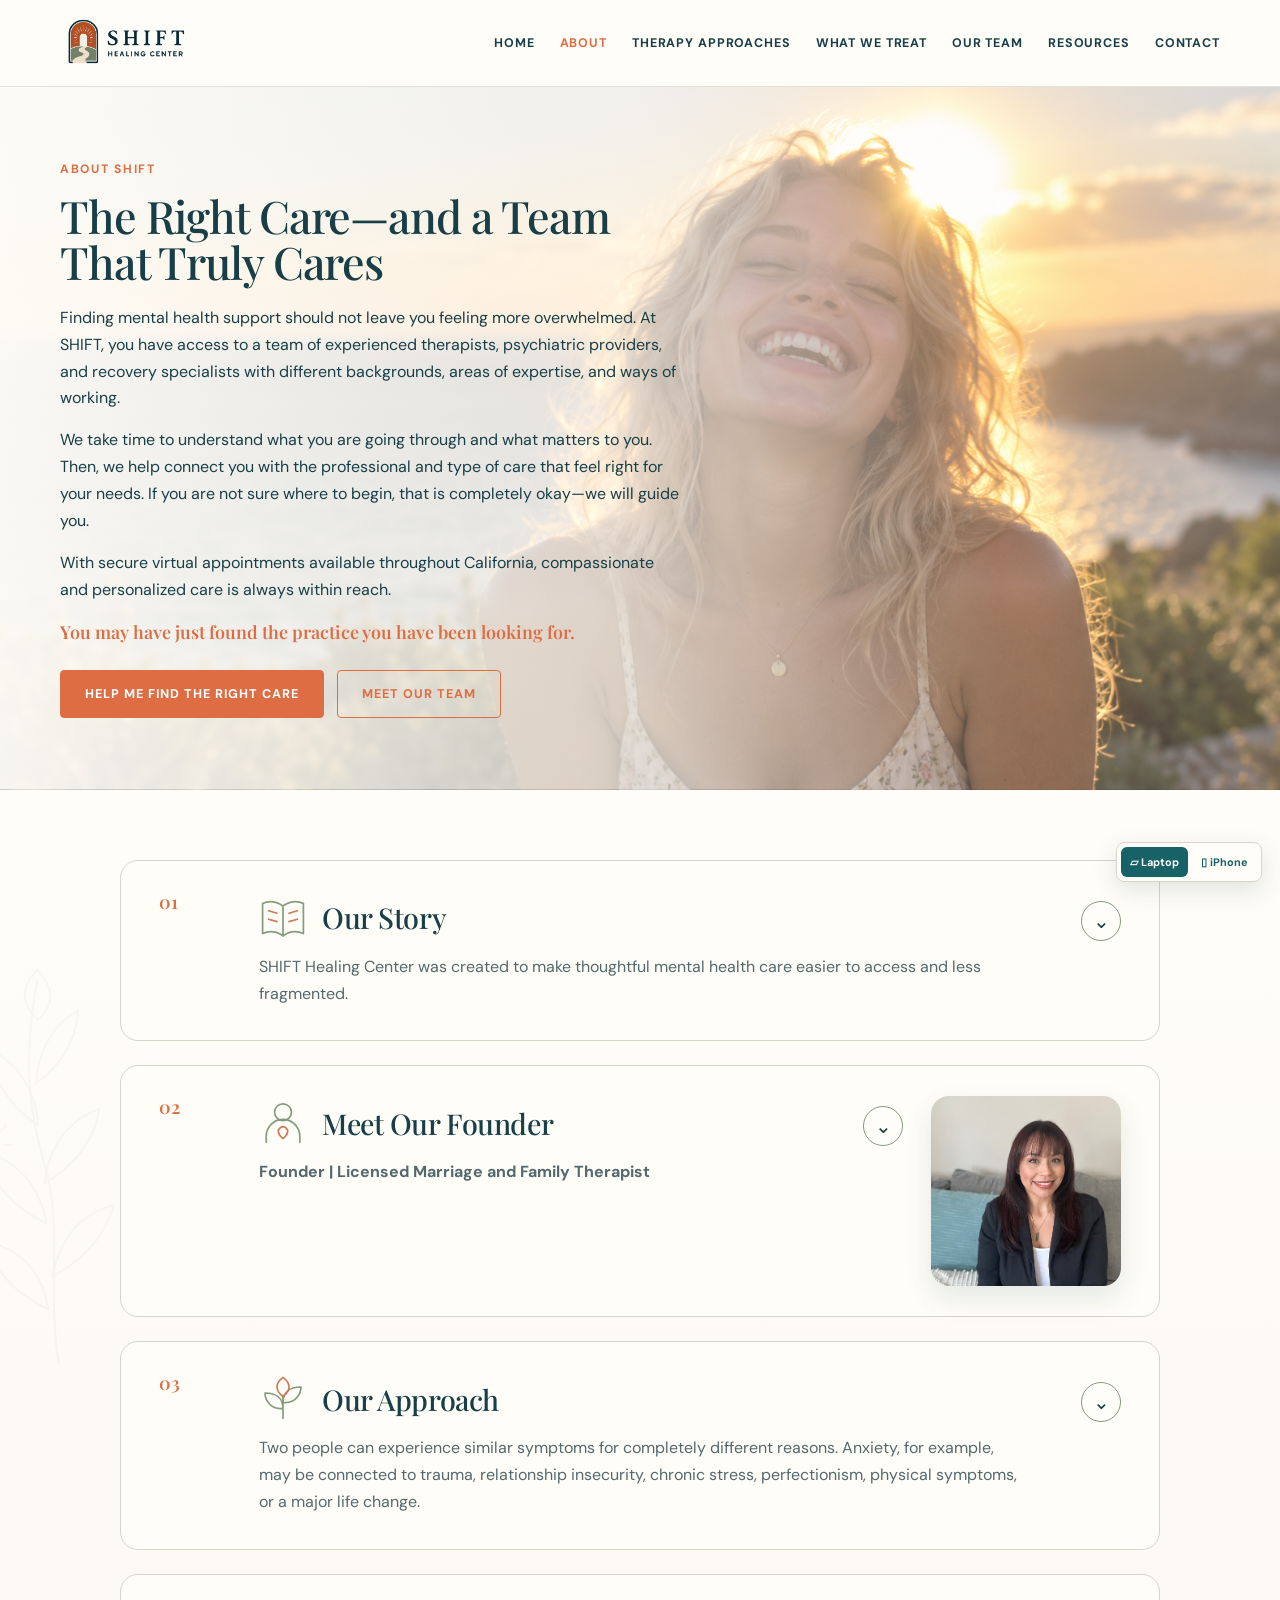
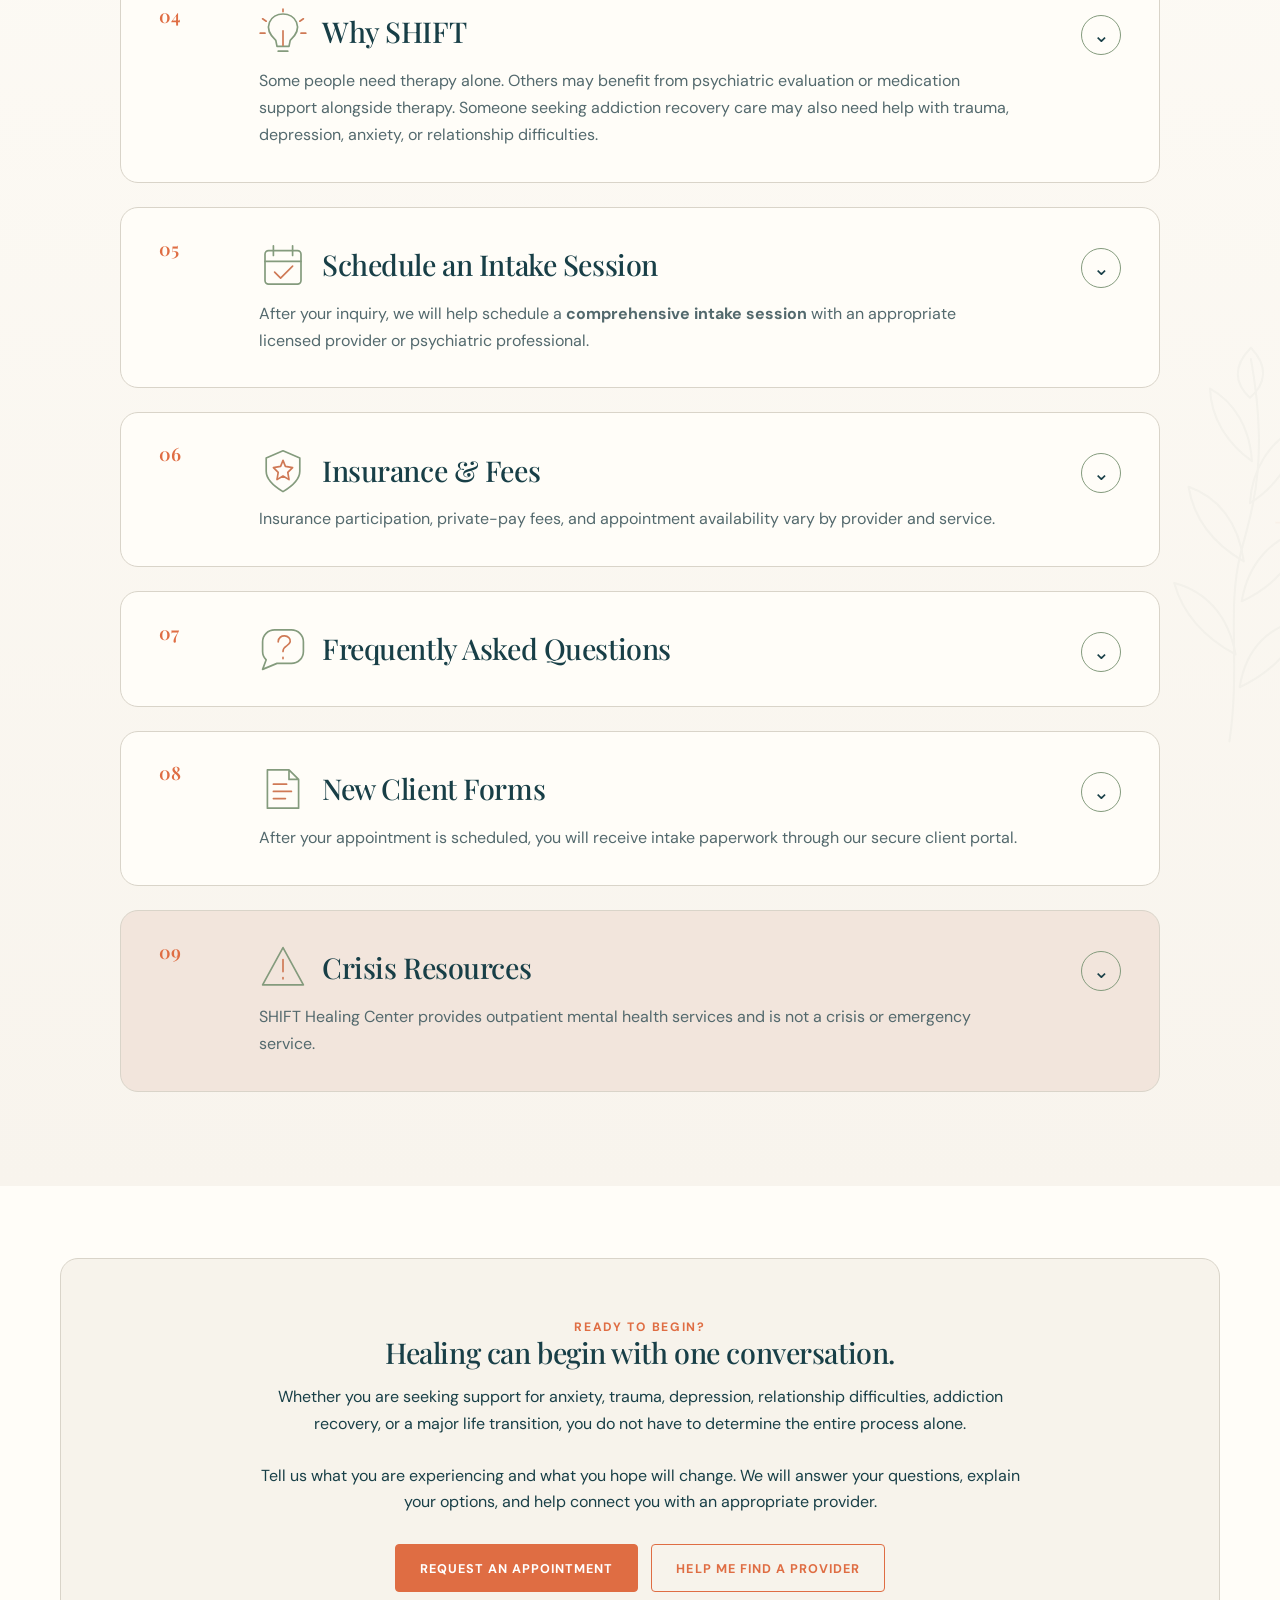
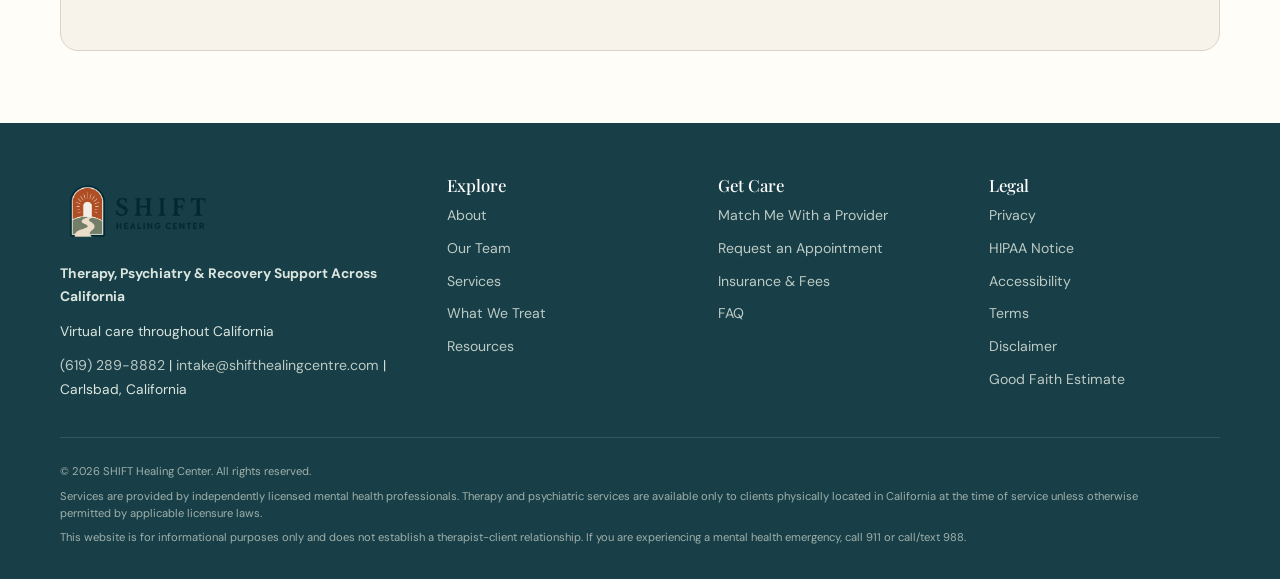
<file: about.html>
<!doctype html><html lang="en"><head><meta charset="UTF-8"><meta name="viewport" content="width=device-width,initial-scale=1"><meta name="description" content="Learn about SHIFT Healing Center, our connected approach, intake process, fees and frequently asked questions."><title>About | SHIFT Healing Center</title><link rel="stylesheet" href="styles.css"><style>
/* About page only */
.about-hero-copy{max-width:660px}.about-hero-copy>p{margin:0 0 15px}.about-hero-copy .lead{font-size:1.12rem;font-weight:600}.about-hero-copy .actions{margin-top:26px}.about-hero-copy .availability{margin-top:16px;font-size:.84rem}.about-content{padding:70px 0;background:linear-gradient(#fffdf8,#f8f4ed)}.about-list{max-width:1040px}.about-block{display:grid;grid-template-columns:72px minmax(0,1fr);gap:28px;margin-bottom:24px;padding:42px 46px;border:1px solid rgba(217,212,201,.86);border-radius:20px;background:rgba(255,255,255,.84);box-shadow:0 12px 36px rgba(32,79,82,.055)}.about-number{color:var(--terracotta);font:600 1.15rem/1.2 "Playfair Display",serif}.about-copy h2{margin:0 0 20px}.about-copy h3{margin:0 0 16px;color:var(--terracotta)}.about-copy p{margin:0 0 16px}.about-copy ul{margin:17px 0;padding-left:22px}.about-copy li{margin:10px 0}.about-copy .actions{margin-top:25px}.founder-card{grid-template-columns:72px minmax(0,1fr) 250px}.founder-photo{min-height:360px;border-radius:20px;background:url('assets/Stephanie.jpg') center top/cover no-repeat,linear-gradient(135deg,#d8d0c5,#9da893)}.faq-list{display:grid;gap:11px}.faq-list details{border:1px solid var(--line);border-radius:12px;background:#fff;overflow:hidden}.faq-list summary{position:relative;padding:18px 58px 18px 20px;cursor:pointer;list-style:none;font-weight:700}.faq-list summary::-webkit-details-marker{display:none}.faq-list summary:after{content:'+';position:absolute;right:18px;top:50%;width:30px;height:30px;display:grid;place-items:center;transform:translateY(-50%);border:1px solid var(--sage);border-radius:50%;color:var(--teal);font:1.1rem/1 Arial,sans-serif}.faq-list details[open] summary:after{transform:translateY(-50%) rotate(45deg)}.faq-list details p{padding:0 20px 19px;margin:0}.crisis-block{background:#f3ded3;border-color:#e6bba6}.crisis-block strong{color:var(--teal)}.about-final{padding:72px 0}.about-final .cta-box{padding:58px}.about-final .cta-box p{max-width:780px}.about-final .actions{justify-content:center;margin-top:28px}
@media(max-width:800px){.about-content{padding:48px 0}.about-block,.founder-card{grid-template-columns:1fr;padding:30px 26px;gap:12px}.founder-photo{min-height:420px;order:2}.about-final{padding:50px 0}.about-final .cta-box{padding:38px 24px}}
@media(max-width:520px){.about-hero-copy .actions{align-items:stretch}.about-block{padding:25px 20px}.founder-photo{min-height:350px}.faq-list summary{padding-left:16px}.about-final .cta-box{padding:32px 19px}}
.about-hero-copy{max-width:700px}.about-content{position:relative;overflow:hidden}.about-content:before,.about-content:after{content:'';position:absolute;pointer-events:none;width:260px;height:430px;opacity:.11;background:url('assets/botanical.svg') center/contain no-repeat}.about-content:before{left:-74px;top:8%}.about-content:after{right:-82px;top:57%;transform:scaleX(-1)}.about-list{position:relative;z-index:1}.about-block{padding:30px 38px}.founder-card{grid-template-columns:72px minmax(0,1fr) 190px;align-items:start}.founder-photo{width:190px;aspect-ratio:1;min-height:0;border-radius:18px;box-shadow:0 12px 28px rgba(32,79,82,.12)}.about-expand{width:100%}.about-expand>summary{position:relative;cursor:pointer;list-style:none;padding:3px 62px 3px 0}.about-expand>summary::-webkit-details-marker{display:none}.about-expand>summary:after{content:'⌄';position:absolute;right:0;top:10px;width:38px;height:38px;display:grid;place-items:center;border:1px solid var(--sage);border-radius:50%;color:var(--teal);font:1.25rem/1 Arial,sans-serif;transition:.2s}.about-expand[open]>summary:after{transform:rotate(180deg)}.about-heading{display:flex;align-items:center;gap:15px}.about-heading h2{margin:0}.about-section-icon{width:48px;height:48px;flex:0 0 48px;display:grid;place-items:center;border:1px solid rgba(210,104,68,.5);border-radius:50%;background:var(--cream);color:var(--terracotta);font-family:'Playfair Display',serif;font-size:1.35rem}.about-preview{max-width:760px;margin:12px 0 0!important;color:#53696d}.about-expand-body{padding:24px 62px 4px 63px;border-top:1px solid var(--line);margin-top:24px}.about-expand-body h3{margin-top:0}@media(max-width:800px){.about-block,.founder-card{grid-template-columns:54px minmax(0,1fr);padding:27px 24px;gap:14px}.founder-photo{grid-column:2;width:170px;min-height:0}}@media(max-width:520px){.about-block,.founder-card{grid-template-columns:1fr;padding:23px 18px}.about-heading{align-items:flex-start}.about-section-icon{width:42px;height:42px;flex-basis:42px}.about-expand>summary{padding-right:44px}.about-expand>summary:after{width:34px;height:34px;top:7px}.about-expand-body{padding:20px 0 2px;margin-top:20px}.founder-photo{grid-column:1;width:150px;min-height:0}}

/* Match the What We Treat card finishes without changing layout. */
.about-block{border-color:var(--line);border-radius:18px;background:var(--paper);box-shadow:none}
.about-block.crisis-block{background:#f2e5dc}
.about-section-icon{border:0;border-radius:0;background:transparent;color:#849b7d}
.about-section-icon svg{display:block;width:100%;height:100%}
.about-section-icon .accent{stroke:#cf7955}
.about-expand>summary:after,.faq-list summary:after{border-color:#849b7d;color:var(--ink);background:transparent}
.about-expand>summary:focus-visible,.faq-list summary:focus-visible{outline:2px solid var(--teal);outline-offset:5px;border-radius:8px}
.faq-list details{border-color:var(--line);border-radius:14px;background:var(--paper)}
</style></head><body>
<header class="site-header"><div class="container nav"><a class="logo" href="index.html"><img class="brand-logo" src="assets/logo.png" alt="SHIFT Healing Center"></a><button class="menu-toggle" aria-label="Open menu" aria-expanded="false">☰</button><nav class="nav-links"><a href="index.html">Home</a><a class="active" href="about.html">About</a><a href="services.html">Therapy Approaches</a><a href="specialties.html">What We Treat</a><a href="team.html">Our Team</a><a href="resources.html">Resources</a><a href="contact.html">Contact</a></nav></div></header>
<main>
<section class="about-hero"><div class="container about-hero-grid"><div class="about-hero-copy"><div class="eyebrow">About SHIFT</div><h1>The Right Care—and a Team That Truly Cares</h1><p>Finding mental health support should not leave you feeling more overwhelmed. At SHIFT, you have access to a team of experienced therapists, psychiatric providers, and recovery specialists with different backgrounds, areas of expertise, and ways of working.</p><p>We take time to understand what you are going through and what matters to you. Then, we help connect you with the professional and type of care that feel right for your needs. If you are not sure where to begin, that is completely okay—we will guide you.</p><p>With secure virtual appointments available throughout California, compassionate and personalized care is always within reach.</p><p class="lead">You may have just found the practice you have been looking for.</p><div class="actions"><a class="btn" href="contact.html">Help Me Find the Right Care</a><a class="btn outline" href="team.html">Meet Our Team</a></div></div></div></section>
<section class="about-content"><div class="container about-list">
<article class="about-block"><div class="about-number">01</div><div class="about-copy"><h2>Our Story</h2><p>SHIFT Healing Center was created to make thoughtful mental health care easier to access and less fragmented.</p><p>People are often expected to identify the right service themselves, contact several separate practices, repeat their story to different professionals, and coordinate their own care while already struggling.</p><p>SHIFT offers a more connected experience. By bringing therapy, psychiatric care, and addiction recovery support together within one practice, we can help clients find an appropriate provider and access additional support if their needs change.</p><p>Our goal is to make the process feel clearer, more personal, and easier to navigate from the first conversation onward.</p></div></article>
<article class="about-block founder-card"><div class="about-number">02</div><div class="about-copy"><h2>Meet Our Founder</h2><h3>Stephanie Hassani</h3><p><b>Founder | Licensed Marriage and Family Therapist</b></p><p>Stephanie founded SHIFT Healing Center after working across residential treatment, day treatment, and private-practice settings. Her experience showed her how closely trauma, emotional health, relationships, nervous-system responses, and substance use can be connected—and how difficult it can be for clients to find coordinated support.</p><p>Her vision was to create a practice where people could be understood as whole individuals rather than treated as a list of separate symptoms.</p><p>Stephanie works with people experiencing anxiety, trauma, depression, substance use, low self-esteem, difficult relationship patterns, and high-conflict co-parenting. She is especially passionate about helping high-functioning women who appear capable on the outside but privately feel anxious, exhausted, disconnected, or trapped in painful patterns.</p><p>Her therapeutic style is warm, honest, practical, and direct. She combines compassionate support with meaningful challenges, helping clients understand themselves, develop useful skills, and create lasting change.</p><p><b>Especially helpful for:</b> Anxiety • Trauma • Burnout • Perfectionism • Narcissistic abuse recovery • Relationship patterns • Substance use • Major life transitions</p><div class="actions"><a class="btn" href="https://care.headway.co/providers/stephanie-hassani" target="_blank" rel="noopener noreferrer">Meet Stephanie</a><a class="btn outline" href="team.html">Meet Our Team</a></div></div><div class="founder-photo" role="img" aria-label="Stephanie Hassani"></div></article>
<article class="about-block"><div class="about-number">03</div><div class="about-copy"><h2>Our Approach</h2><h3>We Begin With You—not Just a Diagnosis</h3><p>Two people can experience similar symptoms for completely different reasons. Anxiety, for example, may be connected to trauma, relationship insecurity, chronic stress, perfectionism, physical symptoms, or a major life change.</p><p>That is why care at SHIFT begins with understanding what you are experiencing, how it affects your life, what may be contributing to it, and what you want to change.</p><p>Your history, relationships, culture, identity, strengths, preferences, boundaries, and comfort level all help shape your treatment.</p><p>Care at SHIFT is:</p><ul><li><b>Evidence-based:</b> We use therapeutic methods supported by clinical research and professional experience.</li><li><b>Individualized:</b> Treatment is selected and adapted around your specific concerns and goals.</li><li><b>Collaborative:</b> You are involved in setting goals and discussing what feels helpful.</li><li><b>Responsive:</b> Your treatment can change as your circumstances, progress, and needs change.</li><li><b>Whole-person focused:</b> We consider emotional, behavioral, relational, physical, and environmental factors—not symptoms in isolation.</li></ul><p>You do not need to know which therapy approach or service to choose before contacting us. We will help you understand the available options and identify an appropriate next step.</p></div></article>
<article class="about-block"><div class="about-number">04</div><div class="about-copy"><h2>Why SHIFT</h2><h3>Connected Care Without Starting Over</h3><p>Some people need therapy alone. Others may benefit from psychiatric evaluation or medication support alongside therapy. Someone seeking addiction recovery care may also need help with trauma, depression, anxiety, or relationship difficulties.</p><p>SHIFT brings multiple forms of support together within one practice:</p><ul><li>Individual therapy</li><li>Couples and family therapy</li><li>Psychiatric evaluation and medication management</li><li>Addiction and recovery support</li><li>Trauma-focused treatment</li><li>Emotional regulation and nervous-system support</li></ul><p>When more than one service is appropriate, your providers may coordinate your care with your permission. This can improve communication, create a clearer treatment plan, and reduce the need to repeatedly explain your history to unrelated practices.</p><p>You will not automatically be placed into every service. We help determine which care is relevant to your situation and adjust the plan when necessary.</p></div></article>
<article class="about-block"><div class="about-number">05</div><div class="about-copy"><h2>Schedule an Intake Session</h2><p>After your inquiry, we will help schedule a <b>comprehensive intake session</b> with an appropriate licensed provider or psychiatric professional.</p><p>During this first session, you will have an opportunity to:</p><ul><li>Share your mental health or substance use concerns</li><li>Discuss how those concerns affect your daily life</li><li>Explain what you would like to change or understand</li><li>Begin creating a <b>personalized treatment plan</b></li><li>Learn about your recommended therapy, psychiatric care, or recovery support</li><li>Ask questions and understand what to expect from ongoing sessions</li></ul><p>The intake session allows your provider to understand your needs before recommending the next step. It is also an opportunity for you to learn about the provider and decide whether the relationship feels comfortable and appropriate.</p><p>Sessions are <b>virtual, secure, and HIPAA-compliant</b>, allowing you to access care while physically located anywhere in California.</p><a class="btn" href="contact.html">Schedule an Intake Session</a></div></article>
<article class="about-block" id="fees"><div class="about-number">06</div><div class="about-copy"><h2>Insurance &amp; Fees</h2><p>Insurance participation, private-pay fees, and appointment availability vary by provider and service.</p><p>Our care coordination team can explain the options currently available, provide estimated costs, and help you understand the next steps before scheduling. Coverage must be confirmed based on your provider, plan, and requested service.</p><p>Please contact us directly for current information about insurance and fees.</p><a class="btn outline" href="contact.html">Ask About Costs and Coverage</a></div></article>
<article class="about-block" id="faq"><div class="about-number">07</div><div class="about-copy"><h2>Frequently Asked Questions</h2><div class="faq-list">
<details><summary>Do you offer virtual care throughout California?</summary><p>Yes. SHIFT offers secure virtual appointments to clients who are physically located in California at the time of service. Availability may vary depending on the provider and type of care required.</p></details>
<details><summary>Do you offer in-person appointments?</summary><p>Please contact our care coordination team to ask whether any providers currently offer in-person appointments and whether this option is appropriate for your needs.</p></details>
<details><summary>What types of care does SHIFT provide?</summary><p>SHIFT brings therapy, psychiatric care, and addiction recovery support together within one practice. Available services include individual therapy, couples and family therapy, psychiatric evaluation, medication management, trauma-focused treatment, and recovery support.</p></details>
<details><summary>Do I need to know which service I need?</summary><p>No. You do not need to diagnose yourself or select a treatment before contacting us. Tell us what you have been experiencing, and we will help you identify an appropriate provider and next step.</p></details>
<details><summary>How do I choose the right provider?</summary><p>You do not have to choose alone. We consider your concerns, goals, preferences, scheduling needs, and what matters to you in a provider. We then help connect you with a clinician whose expertise and therapeutic style may be a good fit.</p></details>
<details><summary>What happens during the first appointment?</summary><p>Your first appointment is an opportunity to discuss your concerns, relevant history, current needs, and goals. Your provider will ask questions, explain possible treatment options, and begin developing a personalized plan with you.</p></details>
<details><summary>Do you provide both therapy and psychiatric care?</summary><p>Yes. SHIFT offers therapy and psychiatric services. Depending on your needs, you may receive one service or work with more than one provider as part of a coordinated treatment plan.</p></details>
<details><summary>Does receiving psychiatric care mean I must take medication?</summary><p>No. A psychiatric provider can evaluate your symptoms, discuss possible options, and answer your questions. Medication is not automatically prescribed, and decisions about treatment should be made collaboratively with your provider.</p></details>
<details><summary>How long does therapy last?</summary><p>Every client’s experience is different. Some people seek short-term support for a specific concern, while others choose longer-term therapy for trauma recovery, relationship work, recurring patterns, or continued personal growth. Your therapist will review your progress and goals with you so that treatment continues to reflect your needs.</p></details>
<details><summary>How often will I meet with my therapist?</summary><p>Many clients begin with weekly sessions to create consistency and build momentum. The frequency may later change depending on your goals, progress, availability, and clinical needs.</p></details>
<details><summary>Can my treatment change over time?</summary><p>Yes. Your provider may adjust your goals, therapy approach, session frequency, or recommended services as your needs change. Treatment should remain relevant to what you are experiencing rather than follow a rigid formula.</p></details>
<details><summary>Do you accept insurance?</summary><p>Insurance participation varies by provider and service. Contact our care coordination team with your insurance information so we can help you understand available options. Coverage should always be confirmed before beginning treatment.</p></details>
<details><summary>What if my provider does not feel like the right match?</summary><p>A strong provider relationship is an important part of effective care. If the match does not feel right, let us know. When possible, we can help you explore another provider or treatment option.</p></details>
</div></div></article>
<article class="about-block"><div class="about-number">08</div><div class="about-copy"><h2>New Client Forms</h2><p>After your appointment is scheduled, you will receive intake paperwork through our secure client portal.</p><p>Completing your forms before the first session allows your provider to review important information and spend more of your appointment understanding your concerns, needs, and goals.</p></div></article>
<article class="about-block crisis-block"><div class="about-number">09</div><div class="about-copy"><h2>Crisis Resources</h2><p>SHIFT Healing Center provides outpatient mental health services and is not a crisis or emergency service.</p><p>If you are experiencing a mental health emergency or believe you may be at immediate risk of harming yourself or someone else:</p><ul><li>Call <strong>911</strong></li><li>Go to your nearest emergency department</li><li>Call or text <strong>988</strong> to reach the Suicide &amp; Crisis Lifeline</li><li>Text <strong>HOME</strong> to <strong>741741</strong> to contact the Crisis Text Line</li></ul><p><b>Please do not use email, voicemail, or the website contact form for urgent or emergency situations.</b></p></div></article>
</div></section>
<section class="about-final"><div class="container"><div class="cta-box"><div class="eyebrow">Ready to Begin?</div><h2>Healing can begin with one conversation.</h2><p>Whether you are seeking support for anxiety, trauma, depression, relationship difficulties, addiction recovery, or a major life transition, you do not have to determine the entire process alone.</p><p>Tell us what you are experiencing and what you hope will change. We will answer your questions, explain your options, and help connect you with an appropriate provider.</p><div class="actions"><a class="btn" href="contact.html">Request an Appointment</a><a class="btn outline" href="contact.html">Help Me Find a Provider</a></div></div></div></section>
<script>
document.addEventListener('DOMContentLoaded',()=>{
 const icons=["<path d=\"M20 10Q11 4 3 8v25q9-4 17 2 8-6 17-2V8q-8-4-17 2v25\"/><path class=\"accent\" d=\"m8 14 7 2m-7 5 7 2m10-7 7-2m-7 9 7-2\"/>", "<circle cx=\"20\" cy=\"11\" r=\"7\"/><path d=\"M6 36v-5a14 14 0 0 1 28 0v5\"/><path class=\"accent\" d=\"M16 26q4-6 8 0 0 4-4 7-4-3-4-7Z\"/>", "<path d=\"M20 36V17M20 28C8 29 5 19 5 15c10 0 15 5 15 13Zm0-5c12 1 15-9 15-13-10 0-15 5-15 13Z\"/><path class=\"accent\" d=\"M20 18c-9-7-4-13 0-16 4 3 9 9 0 16Z\"/>", "<path d=\"M14 27C2 16 10 5 20 5s18 11 6 22l-1 5H15Zm2 9h8\"/><path class=\"accent\" d=\"M20 1v2M3 9l3 2m28 0 3-2M1 21h4m30 0h4M20 19v12\"/>", "<rect x=\"5\" y=\"8\" width=\"30\" height=\"28\" rx=\"3\"/><path d=\"M5 17h30M12 4v8M28 4v8\"/><path class=\"accent\" d=\"m13 26 5 5 10-10\"/>", "<path d=\"M20 4 34 10v11c0 8-9 14-14 17C15 35 6 29 6 21V10Z\"/><path class=\"accent\" d=\"m20 12 2 5 6 1-4 4 1 6-5-3-5 3 1-6-4-4 6-1Z\"/>", "<path d=\"M6 29 3 37l12-5h12a10 10 0 0 0 10-10V14A10 10 0 0 0 27 4H13A10 10 0 0 0 3 14v8q0 4 3 7Z\"/><path class=\"accent\" d=\"M16 14c0-7 11-6 10 0-1 4-6 3-6 8m0 5v1\"/>", "<path d=\"M25 4H7v32h26V12Z M25 4v8h8\"/><path class=\"accent\" d=\"M12 16h11m-11 6h15m-15 6h10\"/>", "<path d=\"M20 3 37 34H3Z\"/><path class=\"accent\" d=\"M20 13v10m0 5v1\"/>"];
 document.querySelectorAll('.about-block').forEach((card,index)=>{
  const copy=card.querySelector('.about-copy');if(!copy)return;
  const heading=copy.querySelector('h2');
  const intro=[...copy.children].find(el=>el.tagName==='P');
  const details=document.createElement('details');details.className='about-expand';
  const summary=document.createElement('summary');
  const row=document.createElement('div');row.className='about-heading';
  const icon=document.createElement('span');icon.className='about-section-icon';icon.setAttribute('aria-hidden','true');icon.innerHTML='<svg viewBox="0 0 40 40" fill="none" stroke="currentColor" stroke-width="1.4" stroke-linecap="round" stroke-linejoin="round" aria-hidden="true">'+icons[index]+'</svg>';
  row.append(icon,heading);summary.appendChild(row);
  if(intro){intro.className='about-preview';summary.appendChild(intro);}
  const body=document.createElement('div');body.className='about-expand-body';
  while(copy.firstChild)body.appendChild(copy.firstChild);
  details.append(summary,body);copy.appendChild(details);
 });
});
</script>
</main><footer class="site-footer"><div class="container"><div class="footer-grid footer-grid-expanded"><div><img class="brand-logo" src="assets/logo.png" alt="SHIFT Healing Center"><p><b>Therapy, Psychiatry &amp; Recovery Support Across California</b></p><p>Virtual care throughout California</p><p><a href="tel:+16192898882">(619) 289-8882</a> | <a href="mailto:intake@shifthealingcentre.com">intake@shifthealingcentre.com</a> | Carlsbad, California</p></div><div><h3>Explore</h3><a href="about.html">About</a><a href="team.html">Our Team</a><a href="services.html">Services</a><a href="specialties.html">What We Treat</a><a href="resources.html">Resources</a></div><div><h3>Get Care</h3><a href="contact.html">Match Me With a Provider</a><a href="contact.html">Request an Appointment</a><a href="about.html#fees">Insurance &amp; Fees</a><a href="about.html#faq">FAQ</a></div><div><h3>Legal</h3><a href="#">Privacy</a><a href="#">HIPAA Notice</a><a href="#">Accessibility</a><a href="#">Terms</a><a href="#">Disclaimer</a><a href="#">Good Faith Estimate</a></div></div><div class="footer-disclaimer"><p>© 2026 SHIFT Healing Center. All rights reserved.</p><p>Services are provided by independently licensed mental health professionals. Therapy and psychiatric services are available only to clients physically located in California at the time of service unless otherwise permitted by applicable licensure laws.</p><p>This website is for informational purposes only and does not establish a therapist-client relationship. If you are experiencing a mental health emergency, call 911 or call/text 988.</p></div></div></footer><script src="script.js"></script></body></html>
</file>
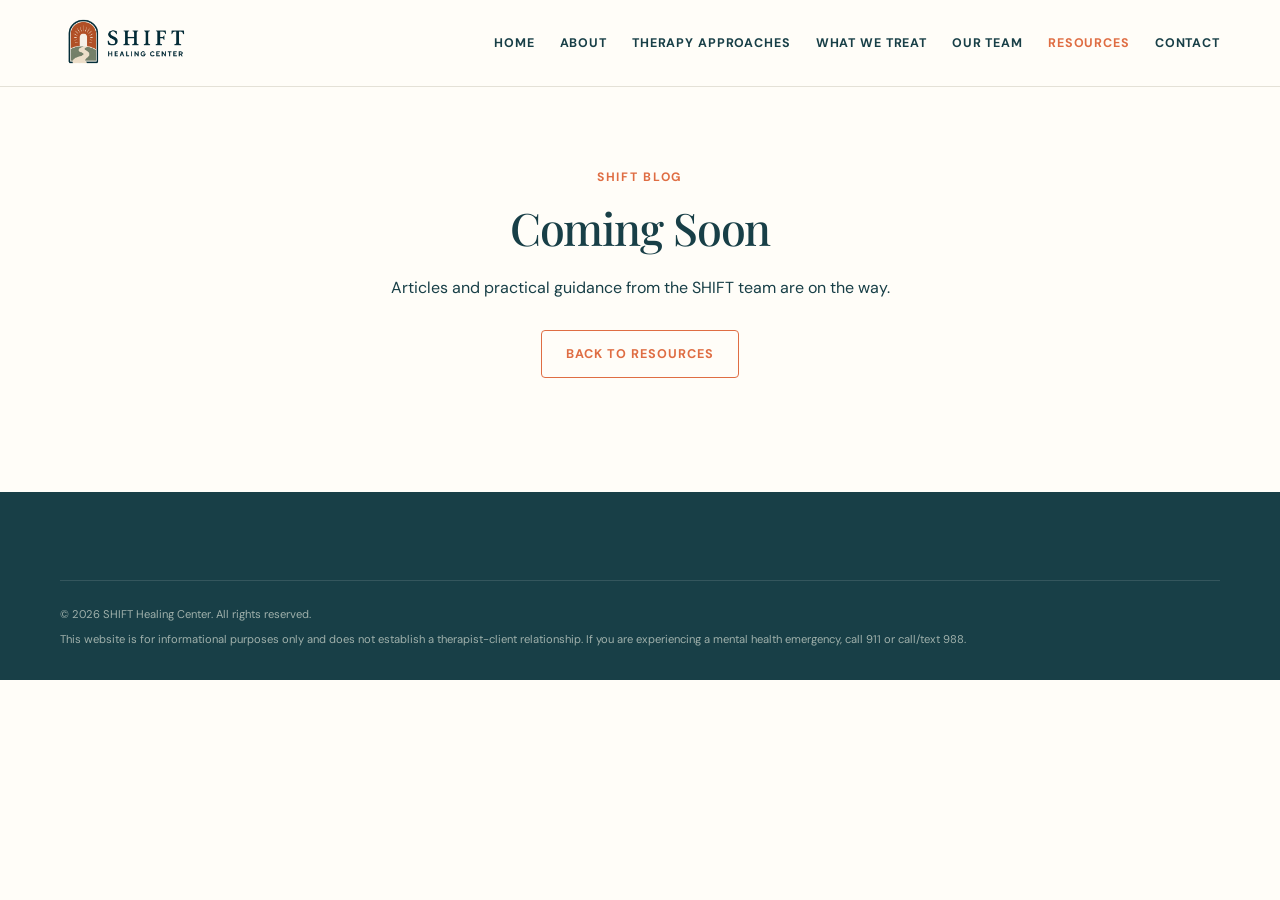
<file: blog.html>
<!doctype html><html lang="en"><head><meta charset="UTF-8"><meta name="viewport" content="width=device-width,initial-scale=1"><title>Mental Health Blog | SHIFT Healing Center</title><link rel="stylesheet" href="styles.css"><style>.preview-switcher,.device-preview{display:none!important}</style></head><body><header class="site-header"><div class="container nav"><a class="logo" href="index.html"><img class="brand-logo" src="assets/logo.png" alt="SHIFT Healing Center"></a><button class="menu-toggle" aria-label="Open menu" aria-expanded="false">☰</button><nav class="nav-links"><a href="index.html">Home</a><a href="about.html">About</a><a href="services.html">Therapy Approaches</a><a href="specialties.html">What We Treat</a><a href="team.html">Our Team</a><a class="active" href="resources.html">Resources</a><a href="contact.html">Contact</a></nav></div></header><main style="min-height:45vh;padding:80px 20px;text-align:center"><div class="eyebrow">SHIFT Blog</div><h1 style="margin:18px 0 24px">Coming Soon</h1><p>Articles and practical guidance from the SHIFT team are on the way.</p><a class="btn outline" style="margin-top:28px" href="resources.html">Back to Resources</a></main><footer class="site-footer"><div class="container"><div class="footer-disclaimer"><p>© 2026 SHIFT Healing Center. All rights reserved.</p><p>This website is for informational purposes only and does not establish a therapist-client relationship. If you are experiencing a mental health emergency, call 911 or call/text 988.</p></div></div></footer><script src="script.js"></script></body></html>
</file>
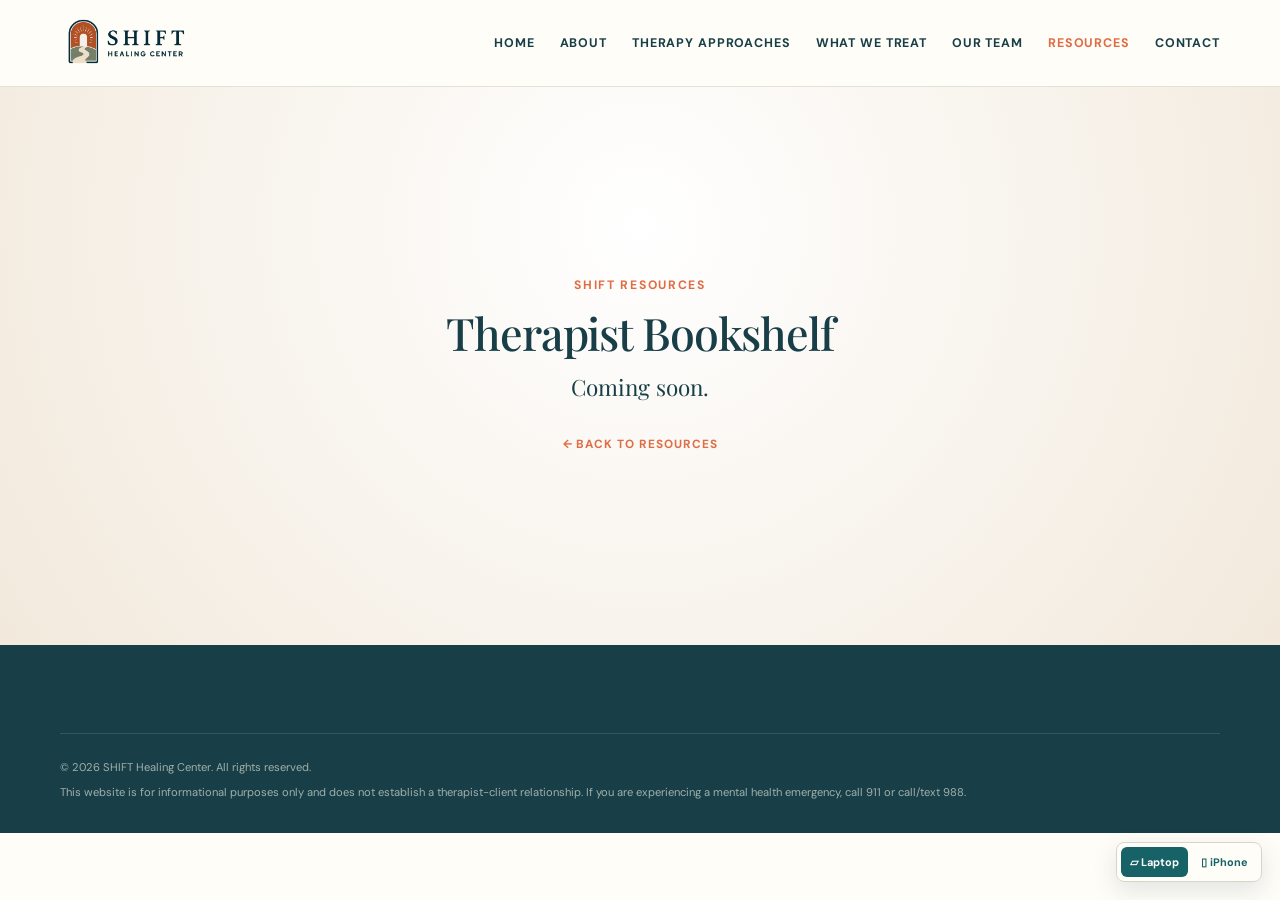
<file: bookshelf.html>
<!doctype html><html lang="en"><head><meta charset="UTF-8"><meta name="viewport" content="width=device-width,initial-scale=1"><title>Therapist Bookshelf | SHIFT Healing Center</title><link rel="stylesheet" href="styles.css"></head><body><header class="site-header"><div class="container nav"><a class="logo" href="index.html"><img class="brand-logo" src="assets/logo.png" alt="SHIFT Healing Center"></a><button class="menu-toggle" aria-label="Open menu" aria-expanded="false">☰</button><nav class="nav-links"><a href="index.html">Home</a><a href="about.html">About</a><a href="services.html">Therapy Approaches</a><a href="specialties.html">What We Treat</a><a href="team.html">Our Team</a><a class="active" href="resources.html">Resources</a><a href="contact.html">Contact</a></nav></div></header><main><section class="coming-page"><div class="container narrow"><div class="eyebrow">SHIFT Resources</div><h1>Therapist Bookshelf</h1><p>Coming soon.</p><a class="text-link" href="resources.html">← Back to Resources</a></div></section></main><footer class="site-footer"><div class="container"><div class="footer-disclaimer"><p>© 2026 SHIFT Healing Center. All rights reserved.</p><p>This website is for informational purposes only and does not establish a therapist-client relationship. If you are experiencing a mental health emergency, call 911 or call/text 988.</p></div></div></footer><script src="script.js"></script></body></html>
</file>
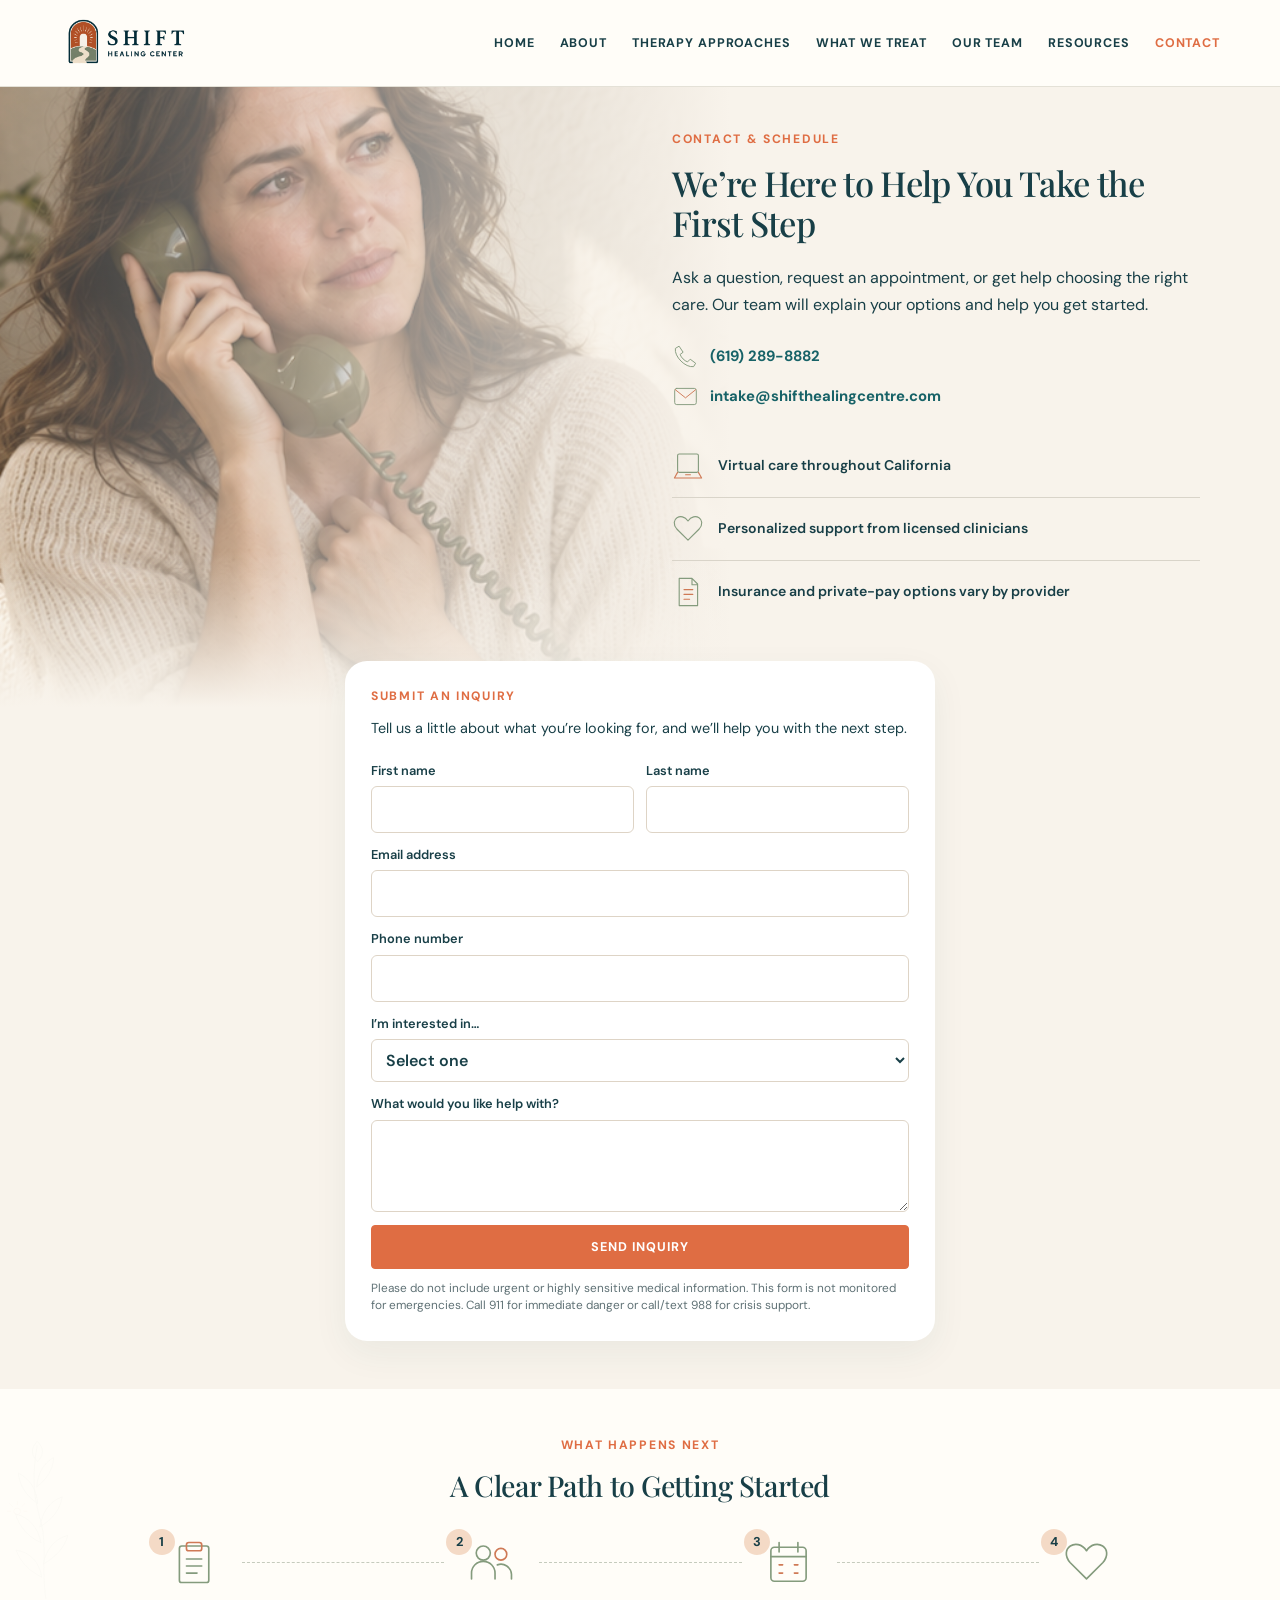
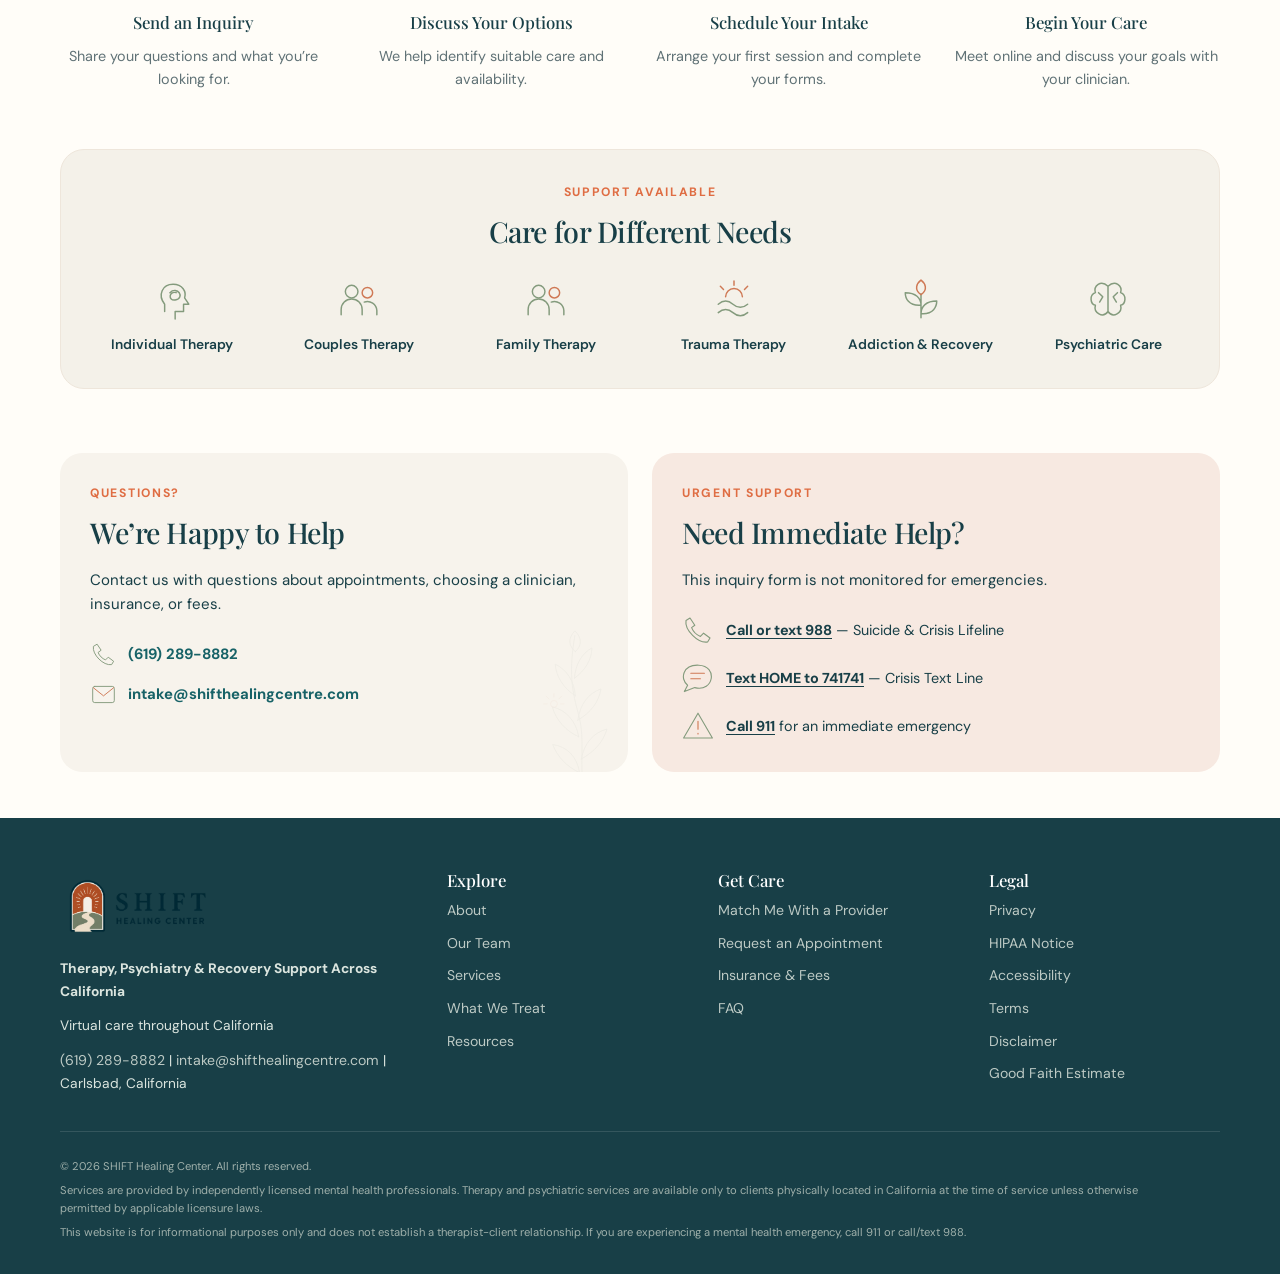
<file: contact.html>
<!doctype html><html lang="en"><head><meta charset="UTF-8"><meta name="viewport" content="width=device-width,initial-scale=1"><meta name="description" content="Contact SHIFT Healing Center and find the right online provider."><title>Contact | SHIFT Healing Center</title><link rel="stylesheet" href="styles.css"><style>
/* Contact-only layout: shared navigation, footer and submission remain intact. */
.ct-page{--ct-cream:#f8f3eb}.ct-page *{box-sizing:border-box}.ct-page .ct-icon{width:32px;height:32px;flex-shrink:0;color:#849b7d}.ct-icon .accent{stroke:#cf7955}.ct-top{background:var(--ct-cream);padding:42px 0}.ct-layout{width:min(1400px,calc(100% - 64px));margin:auto;display:grid;grid-template-columns:minmax(0,38fr) minmax(0,37fr) minmax(0,25fr);gap:24px;align-items:start}.ct-intro{padding:8px 12px 0 0}.ct-intro h1{font-size:clamp(2rem,2.7vw,2.8rem)!important;line-height:1.14;margin:15px 0 22px;letter-spacing:-.02em}.ct-intro>p{font-size:1rem;line-height:1.65;margin:0}.ct-direct{display:grid;gap:13px;margin:25px 0}.ct-direct a{display:flex;align-items:center;gap:11px;font-weight:700;font-size:.93rem;color:var(--teal);min-width:0}.ct-direct a span{overflow-wrap:anywhere;min-width:0}.ct-direct .ct-icon{width:27px;height:27px}.ct-info>div{display:flex;align-items:center;gap:14px;padding:15px 0;border-bottom:1px solid var(--line);font-size:.88rem;font-weight:600}.ct-info>div:last-child{border:0}.ct-form-card{background:#fff;padding:26px;border-radius:22px;box-shadow:0 12px 35px #204f5210;min-width:0}.ct-form-card h2.eyebrow{font-family:inherit;font-size:.76rem!important;font-weight:700;line-height:1.5;letter-spacing:.14em;margin:0;color:var(--terracotta)}.ct-form-intro{font-size:.9rem;line-height:1.55;margin:12px 0 20px}.ct-form-card .contact-form{display:grid;gap:11px;margin:0}.ct-form-card .form-row{display:grid;grid-template-columns:1fr 1fr;gap:12px}.ct-form-card label{display:block;font-size:.8rem;font-weight:600;min-width:0}.ct-form-card input,.ct-form-card select,.ct-form-card textarea{display:block;width:100%;max-width:100%;min-width:0;margin:5px 0 0;padding:9px 10px;border:1px solid #ded4c6;border-radius:6px;background:#fff;color:var(--ink);font:inherit;font-size:16px;min-height:42px}.ct-form-card textarea{min-height:92px;resize:vertical}.ct-form-card .form-honeypot{display:none}.ct-form-card .btn{width:100%;margin:2px 0 0;min-height:44px}.ct-form-card .form-note{font-size:.74rem;line-height:1.5;margin:0;color:#607276}.ct-photo{margin:0;width:100%;aspect-ratio:3/4;max-height:460px;overflow:hidden;border-radius:18px;align-self:start}.ct-photo img{display:block;width:100%;height:100%;object-fit:cover;object-position:center top;opacity:1!important;filter:none!important;mask-image:linear-gradient(90deg,transparent,#000 12%)!important;-webkit-mask-image:linear-gradient(90deg,transparent,#000 12%)!important}.ct-section{padding:46px 0;position:relative}.ct-heading{text-align:center;margin:0 auto 30px}.ct-heading h2,.ct-help h2{margin:12px 0 18px;line-height:1.2}.ct-steps{display:grid;grid-template-columns:repeat(4,minmax(0,1fr));gap:30px;list-style:none;padding:0;margin:0}.ct-steps li{text-align:center;position:relative}.ct-step-icon{position:relative;width:70px;height:62px;margin:0 auto 18px;display:grid;place-items:center}.ct-step-icon .ct-icon{width:47px;height:47px}.ct-badge{position:absolute;left:-10px;top:-3px;width:26px;height:26px;border-radius:50%;background:#f4dac6;display:grid;place-items:center;font-size:.8rem;font-weight:700}.ct-steps li:not(:last-child):after{content:"";position:absolute;top:30px;left:calc(50% + 48px);width:calc(100% - 65px);border-top:1px dashed #c5cbbd}.ct-steps h3{font-size:1.17rem;line-height:1.3}.ct-steps p{font-size:.9rem;line-height:1.6;color:#607276}.ct-services{padding-top:12px;padding-bottom:18px}.ct-panel{padding:32px 26px;background:#f4f1e9;border:1px solid #eee6db;border-radius:24px}.ct-service-list{list-style:none;display:grid;grid-template-columns:repeat(6,minmax(0,1fr));gap:18px;padding:0;margin:0}.ct-service-list li{display:flex;align-items:center;flex-direction:column;text-align:center;gap:12px;font-size:.86rem;font-weight:600}.ct-service-list .ct-icon{width:42px;height:42px}.ct-help-grid{display:grid;grid-template-columns:1fr 1fr;gap:24px}.ct-help{padding:30px;border-radius:22px;background:#f7f3ec;position:relative;overflow:hidden}.ct-help>p{font-size:.94rem;line-height:1.6}.ct-help .ct-direct{margin-bottom:0;position:relative;z-index:1}.ct-urgent{background:#f7e9e1}.ct-crisis{list-style:none;padding:0;margin:22px 0 0;display:grid;gap:16px}.ct-crisis li{display:flex;gap:12px;align-items:center;font-size:.9rem}.ct-crisis a{font-weight:700;text-decoration:underline;text-underline-offset:3px}.ct-questions:after{content:"";position:absolute;right:-15px;bottom:-30px;width:120px;height:180px;background:url('assets/botanical.svg') center/contain no-repeat;opacity:.12;pointer-events:none}.ct-next:before{content:"";position:absolute;left:0;top:40px;width:90px;height:180px;background:url('assets/botanical.svg') center/contain no-repeat;opacity:.06;pointer-events:none}.preview-switcher,.device-preview{display:none!important}
@media(max-width:1100px){.ct-layout{width:calc(100% - 40px);gap:18px}.ct-form-card{padding:20px}.ct-intro h1{font-size:2rem!important}.ct-form-card .form-row{grid-template-columns:1fr}.ct-direct a{font-size:.85rem}.ct-photo{aspect-ratio:3/4}}
@media(max-width:850px){.ct-layout{grid-template-columns:1fr;max-width:620px;gap:28px}.ct-top{padding:30px 0}.ct-intro{padding:0}.ct-intro h1{max-width:550px;font-size:2.2rem!important}.ct-form-card{padding:26px}.ct-form-card .form-row{grid-template-columns:1fr 1fr}.ct-photo{width:min(100%,420px);justify-self:center;aspect-ratio:4/5;max-height:480px}.ct-steps{grid-template-columns:1fr;gap:28px}.ct-steps li{display:grid;grid-template-columns:80px 1fr;text-align:left;column-gap:18px}.ct-step-icon{grid-row:1/3;margin:0 0 0 8px}.ct-steps p{margin:6px 0 0}.ct-steps li:after{display:none}.ct-service-list{grid-template-columns:repeat(3,minmax(0,1fr));gap:24px}.ct-help-grid{grid-template-columns:1fr}.ct-section{padding:34px 0}.ct-services{padding-top:0;padding-bottom:0}}
@media(max-width:440px){.ct-form-card .form-row{grid-template-columns:1fr}.ct-form-card{padding:22px 18px}.ct-intro h1{font-size:2rem!important}.ct-help{padding:24px 20px}.ct-service-list{grid-template-columns:repeat(2,minmax(0,1fr))}.ct-photo{aspect-ratio:4/5}.ct-direct a{font-size:.88rem}}

/* Photograph sits behind the contact content rather than in a third column. */
.ct-top{position:relative;isolation:isolate;overflow:hidden}.ct-layout{grid-template-columns:minmax(0,1fr) minmax(0,1fr);max-width:1120px;gap:64px;position:static}.ct-intro,.ct-form-card{position:relative;z-index:1}.ct-intro{padding-right:20px}.ct-photo{position:absolute;z-index:-1;inset:0 auto 0 0;width:57%;height:100%;max-height:none;aspect-ratio:auto;margin:0;border-radius:0;pointer-events:none}.ct-photo img{object-position:center 22%;mask:none!important;-webkit-mask:none!important}.ct-photo:after{content:"";position:absolute;inset:0;background:linear-gradient(90deg,rgba(248,243,235,.192) 0%,rgba(248,243,235,.36) 25%,rgba(248,243,235,.688) 75%,#f8f3eb 100%)}
@media(max-width:1100px){.ct-layout{gap:36px}.ct-intro{padding-right:0}}
@media(max-width:850px){.ct-layout{grid-template-columns:1fr;max-width:620px;gap:28px}.ct-photo{width:100%;height:100%;max-height:none;aspect-ratio:auto;justify-self:auto}.ct-photo:after{background:rgba(248,243,235,.72)}.ct-form-card{background:#fff}.ct-intro{padding:0}}

/* Introduction on the right, then a centered inquiry form in normal flow. */
.ct-layout{grid-template-columns:minmax(0,1fr) minmax(0,1fr);row-gap:38px;column-gap:64px}.ct-intro{grid-column:2;grid-row:1;padding:0}.ct-form-card{grid-column:1/-1;grid-row:2;justify-self:center;width:min(100%,590px);margin:0;align-self:start}.ct-top{padding-top:42px;padding-bottom:48px}.ct-photo{height:min(620px,100%);bottom:auto}.ct-photo:after{background:linear-gradient(0deg,#f8f3eb,transparent 25%),linear-gradient(90deg,rgba(248,243,235,.192) 0%,rgba(248,243,235,.36) 25%,rgba(248,243,235,.688) 75%,#f8f3eb 100%)}
@media(max-width:1100px){.ct-layout{column-gap:36px;row-gap:32px}.ct-form-card .form-row{grid-template-columns:1fr 1fr}}
@media(max-width:850px){.ct-layout{grid-template-columns:1fr;gap:28px}.ct-intro{grid-column:1;grid-row:1}.ct-form-card{grid-column:1;grid-row:2;width:100%}.ct-top{padding:30px 0 36px}.ct-photo{height:540px;max-height:100%}.ct-photo:after{background:linear-gradient(0deg,#f8f3eb,rgba(248,243,235,.72) 35%)}}
@media(max-width:440px){.ct-form-card .form-row{grid-template-columns:1fr}}
</style></head><body>
<header class="site-header"><div class="container nav"><a class="logo" href="index.html"><img class="brand-logo" src="assets/logo.png" alt="SHIFT Healing Center"></a><button class="menu-toggle" aria-label="Open menu" aria-expanded="false">☰</button><nav class="nav-links"><a href="index.html">Home</a><a href="about.html">About</a><a href="services.html">Therapy Approaches</a><a href="specialties.html">What We Treat</a><a href="team.html">Our Team</a><a href="resources.html">Resources</a><a class="active" href="contact.html">Contact</a></nav></div></header>
<main class="ct-page"><section class="ct-top"><div class="ct-layout"><div class="ct-intro"><div class="eyebrow">Contact &amp; Schedule</div><h1>We’re Here to Help You Take the First Step</h1><p>Ask a question, request an appointment, or get help choosing the right care. Our team will explain your options and help you get started.</p><div class="ct-direct"><a href="tel:+16192898882"><svg class="ct-icon" viewBox="0 0 40 40" fill="none" stroke="currentColor" stroke-width="1.4" stroke-linecap="round" stroke-linejoin="round" aria-hidden="true"><path d="m10 5-5 3c-2 12 15 29 27 27l3-5-8-6-4 4c-5-2-9-6-11-11l4-3Z"/></svg><span>(619) 289-8882</span></a><a href="mailto:intake@shifthealingcentre.com"><svg class="ct-icon" viewBox="0 0 40 40" fill="none" stroke="currentColor" stroke-width="1.4" stroke-linecap="round" stroke-linejoin="round" aria-hidden="true"><rect x="4" y="8" width="32" height="24" rx="3"/><path class="accent" d="m5 10 15 12 15-12"/></svg><span>intake@shifthealingcentre.com</span></a></div><div class="ct-info"><div><svg class="ct-icon" viewBox="0 0 40 40" fill="none" stroke="currentColor" stroke-width="1.4" stroke-linecap="round" stroke-linejoin="round" aria-hidden="true"><rect x="7" y="5" width="26" height="23" rx="2"/><path class="accent" d="m7 28-4 7h34l-4-7M17 31h6"/></svg><span>Virtual care throughout California</span></div><div><svg class="ct-icon" viewBox="0 0 40 40" fill="none" stroke="currentColor" stroke-width="1.4" stroke-linecap="round" stroke-linejoin="round" aria-hidden="true"><path d="M20 34 6 20C-4 8 12-2 20 10 28-2 44 8 34 20Z"/></svg><span>Personalized support from licensed clinicians</span></div><div><svg class="ct-icon" viewBox="0 0 40 40" fill="none" stroke="currentColor" stroke-width="1.4" stroke-linecap="round" stroke-linejoin="round" aria-hidden="true"><path d="M9 3h16l7 7v27H9ZM25 3v8h7"/><path class="accent" d="M15 17h11M15 23h11M15 29h7"/></svg><span>Insurance and private-pay options vary by provider</span></div></div></div><div class="ct-form-card"><h2 class="eyebrow">Submit an Inquiry</h2><p class="ct-form-intro">Tell us a little about what you’re looking for, and we’ll help you with the next step.</p><form class="contact-form" action="https://formsubmit.co/intake@shifthealingcentre.com" method="POST"><input type="hidden" name="_subject" value="New SHIFT website inquiry"><input type="hidden" name="_template" value="table"><input type="hidden" name="_captcha" value="false"><input class="form-honeypot" type="text" name="_honey" tabindex="-1" autocomplete="off"><div class="form-row"><label>First name<input required name="first_name" autocomplete="given-name"></label><label>Last name<input required name="last_name" autocomplete="family-name"></label></div><label>Email address<input required type="email" name="email" autocomplete="email"></label><label>Phone number<input type="tel" name="phone" autocomplete="tel"></label><label>I’m interested in…<select name="interest"><option value="General inquiry">Select one</option><option>Individual therapy</option><option>Couples or family therapy</option><option>Psychiatry</option><option>Addiction and recovery support</option></select></label><label>What would you like help with?<textarea required name="message"></textarea></label><button class="btn" type="submit">Send Inquiry</button><p class="form-note">Please do not include urgent or highly sensitive medical information. This form is not monitored for emergencies. Call 911 for immediate danger or call/text 988 for crisis support.</p></form></div><figure class="ct-photo"><img src="assets/9.png" alt="Woman holding a telephone" fetchpriority="high"></figure></div></section><section class="ct-section ct-next"><div class="container"><div class="ct-heading"><div class="eyebrow">What Happens Next</div><h2>A Clear Path to Getting Started</h2></div><ol class="ct-steps"><li><div class="ct-step-icon"><span class="ct-badge">1</span><svg class="ct-icon" viewBox="0 0 40 40" fill="none" stroke="currentColor" stroke-width="1.4" stroke-linecap="round" stroke-linejoin="round" aria-hidden="true"><rect x="8" y="6" width="25" height="31" rx="2"/><rect class="accent" x="14" y="3" width="13" height="7" rx="2"/><path d="M14 17h13M14 23h13M14 29h9"/></svg></div><h3>Send an Inquiry</h3><p>Share your questions and what you’re looking for.</p></li><li><div class="ct-step-icon"><span class="ct-badge">2</span><svg class="ct-icon" viewBox="0 0 40 40" aria-hidden="true" fill="none" stroke="currentColor" stroke-width="1.4" stroke-linecap="round" stroke-linejoin="round"><circle cx="13" cy="12" r="6"/><circle class="accent" cx="28" cy="13" r="5"/><path d="M3 34v-5a10 10 0 0 1 20 0v5m2-12a9 9 0 0 1 12 8v4"/></svg></div><h3>Discuss Your Options</h3><p>We help identify suitable care and availability.</p></li><li><div class="ct-step-icon"><span class="ct-badge">3</span><svg class="ct-icon" viewBox="0 0 40 40" fill="none" stroke="currentColor" stroke-width="1.4" stroke-linecap="round" stroke-linejoin="round" aria-hidden="true"><rect x="5" y="7" width="30" height="29" rx="3"/><path d="M5 15h30M12 3v8M28 3v8"/><path class="accent" d="M12 22h3m10 0h3m-16 7h3m10 0h3"/></svg></div><h3>Schedule Your Intake</h3><p>Arrange your first session and complete your forms.</p></li><li><div class="ct-step-icon"><span class="ct-badge">4</span><svg class="ct-icon" viewBox="0 0 40 40" fill="none" stroke="currentColor" stroke-width="1.4" stroke-linecap="round" stroke-linejoin="round" aria-hidden="true"><path d="M20 34 6 20C-4 8 12-2 20 10 28-2 44 8 34 20Z"/></svg></div><h3>Begin Your Care</h3><p>Meet online and discuss your goals with your clinician.</p></li></ol></div></section><section class="ct-section ct-services"><div class="container ct-panel"><div class="ct-heading"><div class="eyebrow">Support Available</div><h2>Care for Different Needs</h2></div><ul class="ct-service-list"><li><svg class="ct-icon" viewBox="0 0 40 40" aria-hidden="true" fill="none" stroke="currentColor" stroke-width="1.4" stroke-linecap="round" stroke-linejoin="round"><path d="M13 31v-7c-7-9-2-19 8-19 9 0 13 7 11 13l4 6h-5v7h-8v7M18 13c7-7 15 5 5 7-7 1-6-9 1-7"/></svg><span>Individual Therapy</span></li><li><svg class="ct-icon" viewBox="0 0 40 40" aria-hidden="true" fill="none" stroke="currentColor" stroke-width="1.4" stroke-linecap="round" stroke-linejoin="round"><circle cx="13" cy="12" r="6"/><circle class="accent" cx="28" cy="13" r="5"/><path d="M3 34v-5a10 10 0 0 1 20 0v5m2-12a9 9 0 0 1 12 8v4"/></svg><span>Couples Therapy</span></li><li><svg class="ct-icon" viewBox="0 0 40 40" aria-hidden="true" fill="none" stroke="currentColor" stroke-width="1.4" stroke-linecap="round" stroke-linejoin="round"><circle cx="13" cy="12" r="6"/><circle class="accent" cx="28" cy="13" r="5"/><path d="M3 34v-5a10 10 0 0 1 20 0v5m2-12a9 9 0 0 1 12 8v4"/></svg><span>Family Therapy</span></li><li><svg class="ct-icon" viewBox="0 0 40 40" aria-hidden="true" fill="none" stroke="currentColor" stroke-width="1.4" stroke-linecap="round" stroke-linejoin="round"><path d="M5 24q7-6 14 0t14 0M5 32q7-6 14 0t14 0"/><path class="accent" d="M12 17a8 8 0 0 1 16 0M20 2v4M7 7l3 3M30 10l3-3"/></svg><span>Trauma Therapy</span></li><li><svg class="ct-icon" viewBox="0 0 40 40" aria-hidden="true" fill="none" stroke="currentColor" stroke-width="1.4" stroke-linecap="round" stroke-linejoin="round"><path d="M20 37V14M20 25C8 26 5 18 5 13c10 0 15 5 15 12Zm0 8c12 1 15-7 15-12-10 0-15 5-15 12Z"/><path class="accent" d="M20 15c-7-5-4-11 0-14 4 3 7 9 0 14Z"/></svg><span>Addiction &amp; Recovery</span></li><li><svg class="ct-icon" viewBox="0 0 40 40" aria-hidden="true" fill="none" stroke="currentColor" stroke-width="1.4" stroke-linecap="round" stroke-linejoin="round"><path d="M20 7c-7-7-14 0-12 6-6 2-5 11 0 12-2 7 7 13 12 6 5 7 14 1 12-6 5-1 6-10 0-12 2-6-5-13-12-6Zm0 0v24M11 13l4 4-3 5m17-9-4 4 3 5"/></svg><span>Psychiatric Care</span></li></ul></div></section><section class="ct-section ct-bottom"><div class="container ct-help-grid"><article class="ct-help ct-questions"><div class="eyebrow">Questions?</div><h2>We’re Happy to Help</h2><p>Contact us with questions about appointments, choosing a clinician, insurance, or fees.</p><div class="ct-direct"><a href="tel:+16192898882"><svg class="ct-icon" viewBox="0 0 40 40" fill="none" stroke="currentColor" stroke-width="1.4" stroke-linecap="round" stroke-linejoin="round" aria-hidden="true"><path d="m10 5-5 3c-2 12 15 29 27 27l3-5-8-6-4 4c-5-2-9-6-11-11l4-3Z"/></svg><span>(619) 289-8882</span></a><a href="mailto:intake@shifthealingcentre.com"><svg class="ct-icon" viewBox="0 0 40 40" fill="none" stroke="currentColor" stroke-width="1.4" stroke-linecap="round" stroke-linejoin="round" aria-hidden="true"><rect x="4" y="8" width="32" height="24" rx="3"/><path class="accent" d="m5 10 15 12 15-12"/></svg><span>intake@shifthealingcentre.com</span></a></div></article><article class="ct-help ct-urgent"><div class="eyebrow">Urgent Support</div><h2>Need Immediate Help?</h2><p>This inquiry form is not monitored for emergencies.</p><ul class="ct-crisis"><li><svg class="ct-icon" viewBox="0 0 40 40" fill="none" stroke="currentColor" stroke-width="1.4" stroke-linecap="round" stroke-linejoin="round" aria-hidden="true"><path d="m10 5-5 3c-2 12 15 29 27 27l3-5-8-6-4 4c-5-2-9-6-11-11l4-3Z"/></svg><span><a href="tel:988">Call or text 988</a> — Suicide &amp; Crisis Lifeline</span></li><li><svg class="ct-icon" viewBox="0 0 40 40" fill="none" stroke="currentColor" stroke-width="1.4" stroke-linecap="round" stroke-linejoin="round" aria-hidden="true"><path d="M7 29 3 37l13-5c24 6 29-27 5-28C1 3-3 21 7 29Z"/><path class="accent" d="M11 14h17M11 21h12"/></svg><span><a href="sms:741741">Text HOME to 741741</a> — Crisis Text Line</span></li><li><svg class="ct-icon" viewBox="0 0 40 40" fill="none" stroke="currentColor" stroke-width="1.4" stroke-linecap="round" stroke-linejoin="round" aria-hidden="true"><path d="m20 4 18 31H2Z"/><path class="accent" d="M20 14v10m0 5v1"/></svg><span><a href="tel:911">Call 911</a> for an immediate emergency</span></li></ul></article></div></section></main>
<footer class="site-footer"><div class="container"><div class="footer-grid footer-grid-expanded"><div><img class="brand-logo" src="assets/logo.png" alt="SHIFT Healing Center"><p><b>Therapy, Psychiatry &amp; Recovery Support Across California</b></p><p>Virtual care throughout California</p><p><a href="tel:+16192898882">(619) 289-8882</a> | <a href="mailto:intake@shifthealingcentre.com">intake@shifthealingcentre.com</a> | Carlsbad, California</p></div><div><h3>Explore</h3><a href="about.html">About</a><a href="team.html">Our Team</a><a href="services.html">Services</a><a href="specialties.html">What We Treat</a><a href="resources.html">Resources</a></div><div><h3>Get Care</h3><a href="contact.html">Match Me With a Provider</a><a href="contact.html">Request an Appointment</a><a href="about.html#fees">Insurance &amp; Fees</a><a href="about.html#faq">FAQ</a></div><div><h3>Legal</h3><a href="#">Privacy</a><a href="#">HIPAA Notice</a><a href="#">Accessibility</a><a href="#">Terms</a><a href="#">Disclaimer</a><a href="#">Good Faith Estimate</a></div></div><div class="footer-disclaimer"><p>© 2026 SHIFT Healing Center. All rights reserved.</p><p>Services are provided by independently licensed mental health professionals. Therapy and psychiatric services are available only to clients physically located in California at the time of service unless otherwise permitted by applicable licensure laws.</p><p>This website is for informational purposes only and does not establish a therapist-client relationship. If you are experiencing a mental health emergency, call 911 or call/text 988.</p></div></div></footer><script src="script.js"></script><script>document.querySelectorAll(".preview-switcher,.device-preview").forEach(el=>el.remove());document.body.classList.remove("preview-open");</script></body></html>
</file>
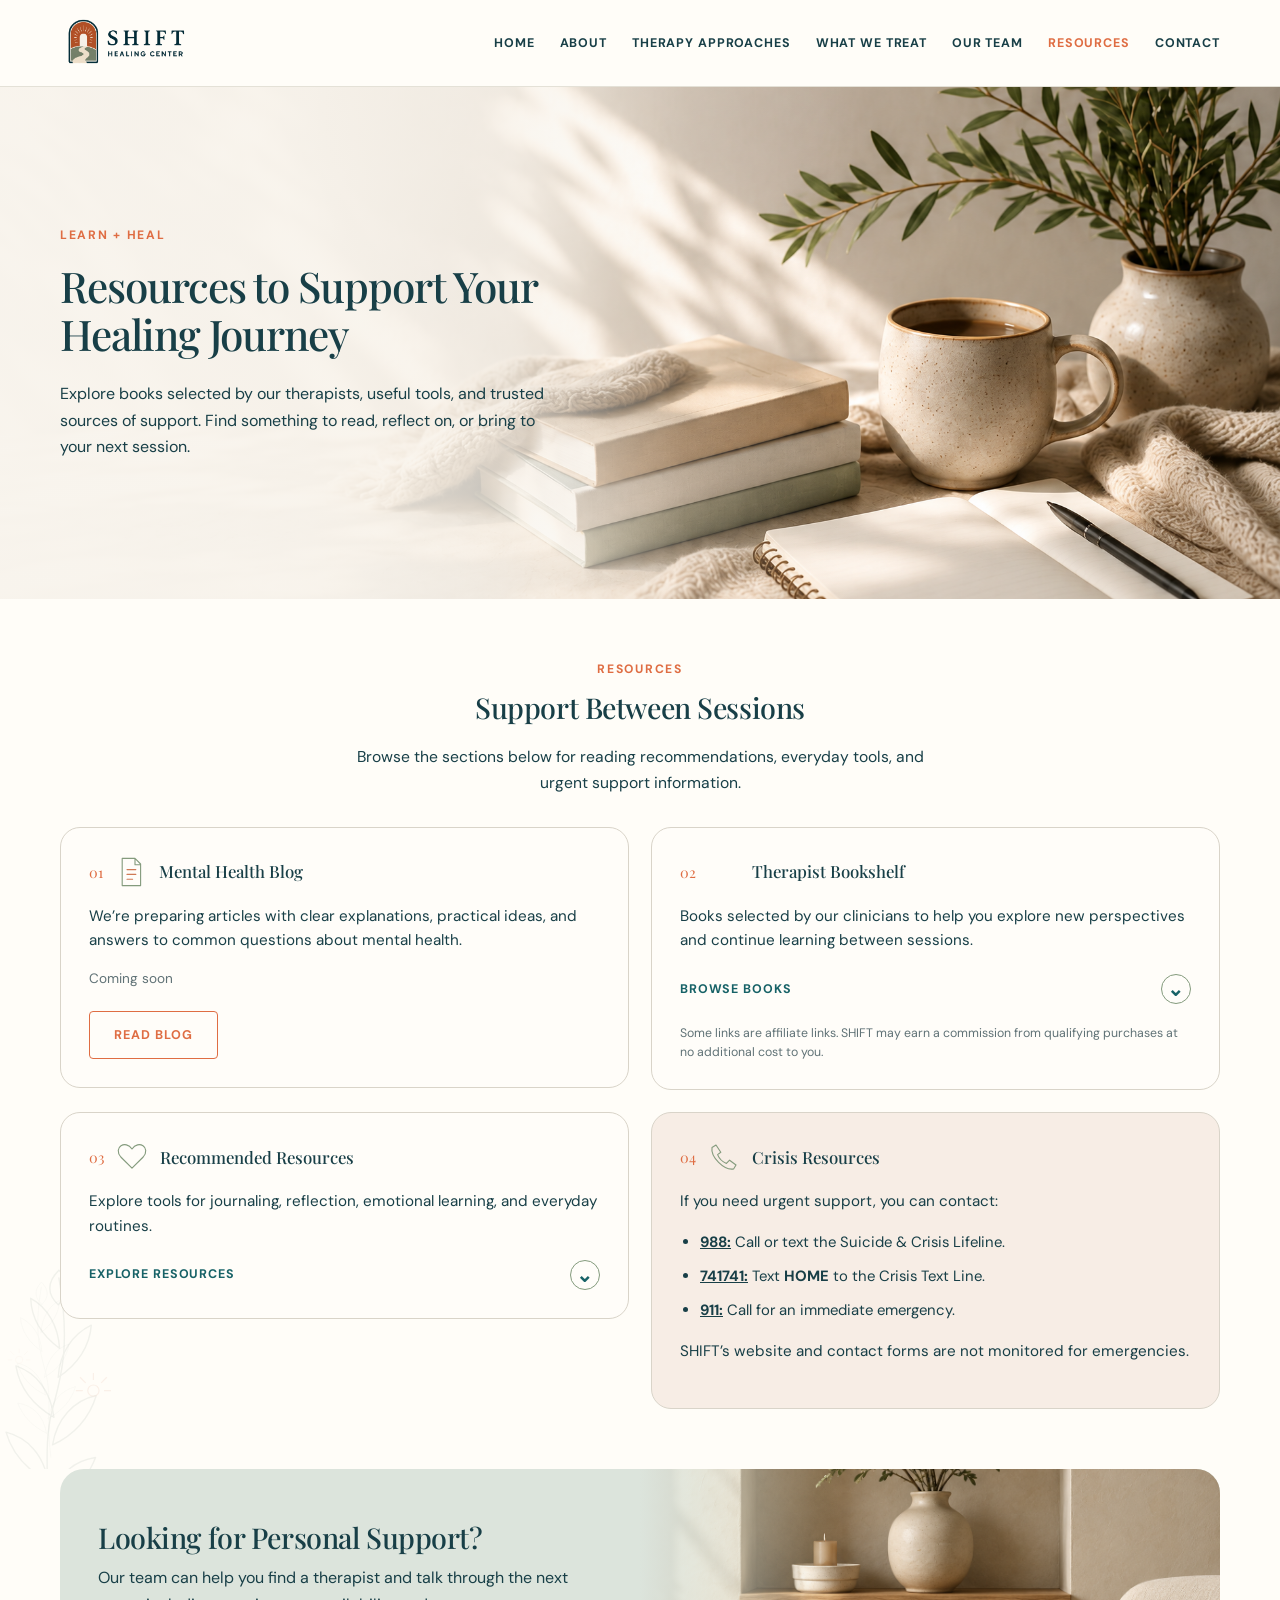
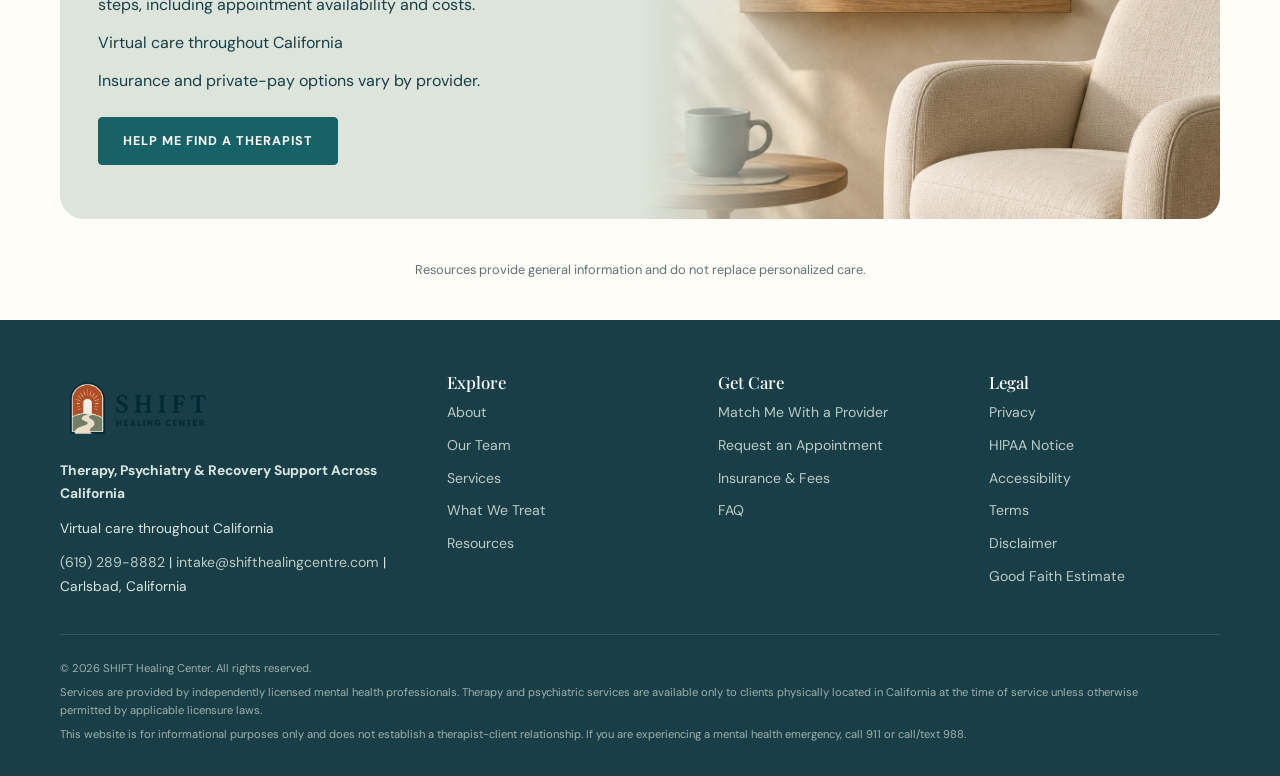
<file: resources.html>
<!doctype html><html lang="en"><head><meta charset="UTF-8"><meta name="viewport" content="width=device-width,initial-scale=1"><meta name="description" content="Therapist-curated mental health resources from SHIFT Healing Center."><title>Resources | SHIFT Healing Center</title><link rel="stylesheet" href="styles.css"><style>
.rs-page{--rs-bg:#f8f4ed}.rs-hero{background:var(--rs-bg);overflow:hidden}.rs-split{display:grid;grid-template-columns:1fr 1fr}.rs-copy{padding:55px 32px 55px 0;align-self:center;position:relative;z-index:1}.rs-copy h1{font-size:clamp(2rem,3.5vw,3.4rem)!important;line-height:1.12;margin:16px 0 24px}.rs-photo{position:relative;min-height:390px;display:grid;place-items:center;background:var(--rs-bg)}.rs-photo>span{padding:35px;color:#607276;font-size:.88rem;max-width:330px;text-align:center}.rs-photo img{position:absolute;inset:0;width:100%;height:100%;object-fit:cover;opacity:1!important;filter:none!important;mask:none!important;-webkit-mask:none!important}.rs-photo.has-photo:after{content:"";position:absolute;inset:0;background:linear-gradient(90deg,var(--rs-bg),transparent 35%);pointer-events:none}.rs-library{padding:60px 0}.rs-library .section-title h2{margin:13px 0 20px}.rs-cards{display:grid;grid-template-columns:1fr 1fr;align-items:start;gap:22px}.rs-card{padding:28px;border:1px solid var(--line);border-radius:20px;background:#fffdf9;min-width:0}.rs-title{display:flex;align-items:center;gap:12px}.rs-title svg{width:32px;height:32px;flex:0 0 32px;color:#849b7d}.rs-title .accent{stroke:#cf7955}.rs-title h3{font-size:1.35rem;line-height:1.25}.rs-number{color:var(--terracotta);font-family:"Playfair Display",serif;font-size:.9rem}.rs-card p{font-size:.95rem;line-height:1.6;margin:16px 0}.rs-card .btn{margin-top:5px}.rs-soon{color:#607276;font-size:.85rem!important}.rs-expand>summary{list-style:none;cursor:pointer}.rs-expand>summary::-webkit-details-marker{display:none}.rs-control{display:flex;align-items:center;justify-content:space-between;gap:20px;color:var(--teal);font-size:.78rem;font-weight:700;letter-spacing:.07em;text-transform:uppercase;margin-top:22px}.rs-arrow{display:grid;place-items:center;border:1px solid #849b7d;border-radius:50%;width:30px;height:30px;font-size:20px;line-height:1}.rs-expand[open]>summary .rs-arrow{transform:rotate(180deg)}.rs-expanded{border-top:1px solid var(--line);margin-top:20px;padding-top:5px}.rs-category{border-bottom:1px solid var(--line);padding:13px 0}.rs-category>summary,.rs-more>summary{cursor:pointer;font-size:.92rem;font-weight:600;padding:6px 0}.rs-list{list-style:none;margin:8px 0;padding:0}.rs-list li{border-bottom:1px solid #eee8df;padding:10px 0;font-size:.87rem;line-height:1.5;overflow-wrap:anywhere}.rs-list a{color:var(--teal);text-decoration:underline;text-underline-offset:3px}.rs-list small{display:block;color:#607276}.rs-more{margin:10px 0}.rs-more>summary{font-size:.82rem;color:var(--terracotta)}.rs-card p.rs-disclosure{font-size:.77rem;color:#607276;line-height:1.5;margin:20px 0 0}.rs-expanded h4{margin-top:24px}.rs-crisis{background:#f7ede5}.rs-crisis ul{padding-left:20px;font-size:.93rem;line-height:1.7}.rs-crisis li{margin:9px 0}.rs-crisis a{text-decoration:underline}.rs-banner{--rs-bg:#dce4dc;background:var(--rs-bg);border-radius:24px;overflow:hidden}.rs-banner .rs-copy{padding:38px}.rs-banner .btn{margin-top:22px}.rs-banner .rs-photo{min-height:350px}.rs-note{text-align:center;max-width:900px;margin:30px auto 40px;padding:0 20px;color:#607276;font-size:.8rem}.rs-closing{padding:0 0 10px}.rs-library{position:relative}.rs-library:before{content:"";position:absolute;left:0;bottom:0;width:100px;height:200px;background:url('assets/botanical.svg') center/contain no-repeat;opacity:.08;pointer-events:none}.rs-page summary:focus-visible,.rs-page a:focus-visible{outline:2px solid var(--teal);outline-offset:5px}.preview-switcher,.device-preview{display:none!important}
@media(max-width:850px){.rs-split{grid-template-columns:1fr}.rs-copy{padding:36px 0 22px}.rs-photo{min-height:300px}.rs-photo.has-photo:after{background:linear-gradient(180deg,var(--rs-bg),transparent 35%)}.rs-cards{grid-template-columns:1fr}.rs-library{padding:40px 0}.rs-banner .rs-copy{padding:28px 24px}.rs-banner .rs-photo{min-height:280px}.rs-card{padding:24px}.rs-title h3{font-size:1.25rem}}

/* Unified Resources hero; photograph remains clear on the right. */
.rs-hero{position:relative;isolation:isolate;overflow:hidden;background:var(--rs-bg)}
.rs-hero .rs-split{position:relative;width:100%;max-width:none;display:flex;align-items:center;min-height:clamp(430px,40vw,580px)}
.rs-hero .rs-copy{position:relative;z-index:2;width:50%;margin:0;padding:48px 28px 48px max(20px,calc((100vw - 1160px)/2));align-self:center}
.rs-hero .rs-copy h1{font-size:clamp(2rem,3.3vw,3.25rem)!important;line-height:1.13;margin:16px 0 24px}
.rs-hero .rs-copy p{max-width:510px;font-size:1rem;line-height:1.65}
.rs-hero .rs-photo{position:absolute;inset:0;width:100%;height:100%;min-height:0;z-index:0;display:block}
.rs-hero .rs-photo img{position:absolute;inset:0;width:100%;height:100%;object-fit:cover;object-position:center;opacity:1!important;mask:none!important;-webkit-mask:none!important}
.rs-hero .rs-photo.has-photo:after{display:block;content:"";position:absolute;inset:0;background:linear-gradient(90deg,rgba(248,244,237,.97) 0%,rgba(248,244,237,.93) 24%,rgba(248,244,237,.78) 40%,rgba(248,244,237,.25) 54%,transparent 67%);pointer-events:none}
.rs-hero .rs-photo>span{display:block;width:45%;margin:120px 3% 0 auto}
@media(max-width:850px){.rs-hero .rs-split{min-height:530px}.rs-hero .rs-copy{width:57%;padding:36px 20px}.rs-hero .rs-copy h1{font-size:clamp(1.9rem,4.5vw,2.5rem)!important}.rs-hero .rs-photo img{object-position:65% center}}
@media(max-width:560px){.rs-hero .rs-split{min-height:640px;align-items:flex-start}.rs-hero .rs-copy{width:100%;padding:32px 24px 250px;align-self:flex-start}.rs-hero .rs-copy h1{font-size:2rem!important;max-width:340px;margin:13px 0 18px}.rs-hero .rs-copy p{font-size:.95rem;max-width:350px}.rs-hero .rs-photo img{object-position:72% bottom}.rs-hero .rs-photo.has-photo:after{background:linear-gradient(180deg,rgba(248,244,237,.98) 0%,rgba(248,244,237,.96) 32%,rgba(248,244,237,.80) 49%,rgba(248,244,237,.2) 64%,transparent 78%)}.rs-hero .rs-photo>span{width:100%;margin:420px auto 0}}
</style></head><body data-page="resources">
<header class="site-header"><div class="container nav"><a class="logo" href="index.html"><img class="brand-logo" src="assets/logo.png" alt="SHIFT Healing Center"></a><button class="menu-toggle" aria-label="Open menu" aria-expanded="false">☰</button><nav class="nav-links"><a href="index.html">Home</a><a href="about.html">About</a><a href="services.html">Therapy Approaches</a><a href="specialties.html">What We Treat</a><a href="team.html">Our Team</a><a class="active" href="resources.html">Resources</a><a href="contact.html">Contact</a></nav></div></header>
<main class="rs-page"><section class="rs-hero"><div class="container rs-split"><div class="rs-copy"><div class="eyebrow">Learn + Heal</div><h1>Resources to Support Your Healing Journey</h1><p>Explore books selected by our therapists, useful tools, and trusted sources of support. Find something to read, reflect on, or bring to your next session.</p></div><div class="rs-photo" data-photo="assets/7.png"><span>Hero photograph: books, journal, ceramic mug, linen and olive branches.</span></div></div></section><section class="section rs-library"><div class="container"><div class="section-title"><div class="eyebrow">Resources</div><h2>Support Between Sessions</h2><p>Browse the sections below for reading recommendations, everyday tools, and urgent support information.</p></div><div class="rs-cards"><article class="rs-card"><div class="rs-title"><span class="rs-number">01</span><svg width="36" height="36" class="rs-icon" viewBox="0 0 40 40" fill="none" stroke="currentColor" stroke-width="1.4" stroke-linecap="round" stroke-linejoin="round" aria-hidden="true"><path d="M9 3h16l7 7v27H9ZM25 3v8h7"/><path class="accent" d="M15 17h11M15 23h11M15 29h7"/></svg><h3>Mental Health Blog</h3></div><p>We’re preparing articles with clear explanations, practical ideas, and answers to common questions about mental health.</p><p class="rs-soon">Coming soon</p><a class="btn outline" href="blog.html">Read Blog</a></article><article class="rs-card"><details class="rs-expand"><summary><div class="rs-title"><span class="rs-number">02</span><svg width="36" height="36" viewBox="0 0 40 40" fill="none" stroke="currentColor" stroke-width="1.4" stroke-linecap="round" stroke-linejoin="round" aria-hidden="true">'+icons[index]+'</svg><h3>Therapist Bookshelf</h3></div><p>Books selected by our clinicians to help you explore new perspectives and continue learning between sessions.</p><span class="rs-control">Browse Books <span class="rs-arrow" aria-hidden="true">⌄</span></span></summary><div class="rs-expanded"><p>Choose a subject that interests you. You can ask your therapist which reading may be useful for your situation.</p><details class="rs-category"><summary>Anxiety &amp; Stress</summary><ul class="rs-list"><li><a href="https://amzn.to/4eDarGr" target="_blank" rel="sponsored noopener noreferrer">Dare by Barry McDonagh <span aria-hidden="true">↗</span></a></li><li><a href="https://amzn.to/4avVlzZ" target="_blank" rel="sponsored noopener noreferrer">Unwinding Anxiety by Judson Brewer <span aria-hidden="true">↗</span></a></li><li><a href="https://amzn.to/4awsdbX" target="_blank" rel="sponsored noopener noreferrer">The Anxiety and Phobia Workbook by Edmund Bourne <span aria-hidden="true">↗</span></a></li><li><a href="https://amzn.to/4y3DSJw" target="_blank" rel="sponsored noopener noreferrer">At Last a Life by Paul David <span aria-hidden="true">↗</span></a></li><li><a href="https://amzn.to/446lkKJ" target="_blank" rel="sponsored noopener noreferrer">The Worry Trick by David Carbonell <span aria-hidden="true">↗</span></a></li></ul><details class="rs-more"><summary>Show more books</summary><ul class="rs-list"><li><a href="https://amzn.to/3Rg0Ps7" target="_blank" rel="sponsored noopener noreferrer">Burnout by Emily and Amelia Nagoski <span aria-hidden="true">↗</span></a></li><li><a href="https://amzn.to/3Te4dEq" target="_blank" rel="sponsored noopener noreferrer">The Myth of Normal by Gabor Mate <span aria-hidden="true">↗</span></a></li><li><a href="https://amzn.to/4gdKtdL" target="_blank" rel="sponsored noopener noreferrer">Rest is Resistance by Tricia Hersey <span aria-hidden="true">↗</span></a></li><li><a href="https://amzn.to/4eSYyLk" target="_blank" rel="sponsored noopener noreferrer">Dying for a Paycheck by Jeffrey Pfeffer <span aria-hidden="true">↗</span></a></li><li><a href="https://amzn.to/4v7SMvu" target="_blank" rel="sponsored noopener noreferrer">Atomic Habits by James Clear <span aria-hidden="true">↗</span></a></li></ul></details></details><details class="rs-category"><summary>Trauma &amp; Recovery</summary><ul class="rs-list"><li><a href="https://amzn.to/4au1pJi" target="_blank" rel="sponsored noopener noreferrer">The Body Keeps the Score by Bessel Van Der Kolk <span aria-hidden="true">↗</span></a></li><li><a href="https://amzn.to/4eIhYlS" target="_blank" rel="sponsored noopener noreferrer">Complex PTSD: From Surviving to Thriving by Pete Walker <span aria-hidden="true">↗</span></a></li><li><a href="https://amzn.to/4asifbv" target="_blank" rel="sponsored noopener noreferrer">Trauma and Recovery by Judith Herman <span aria-hidden="true">↗</span></a></li><li><a href="https://amzn.to/4vISvjM" target="_blank" rel="sponsored noopener noreferrer">Waking the Tiger by Peter Levine <span aria-hidden="true">↗</span></a></li><li><a href="https://amzn.to/4g9z26S" target="_blank" rel="sponsored noopener noreferrer">The Deepest Well By Nadine Burke Harris <span aria-hidden="true">↗</span></a></li></ul></details><details class="rs-category"><summary>ADHD</summary><ul class="rs-list"><li><a href="https://amzn.to/4xSHfmd" target="_blank" rel="sponsored noopener noreferrer">ADHD 2.0 by Halloweel &amp; Ratey <span aria-hidden="true">↗</span></a></li><li><a href="https://amzn.to/4wnwyqo" target="_blank" rel="sponsored noopener noreferrer">Driven to Distraction by Halloweel <span aria-hidden="true">↗</span></a></li><li><a href="https://amzn.to/4eMvWU0" target="_blank" rel="sponsored noopener noreferrer">Taking Charge of Adult ADHD by Russell Barkley <span aria-hidden="true">↗</span></a></li><li><a href="https://amzn.to/4aZTunc" target="_blank" rel="sponsored noopener noreferrer">Your Brain’s Not Broken by Tamara Rosier <span aria-hidden="true">↗</span></a></li><li><a href="https://amzn.to/4xWEtfN" target="_blank" rel="sponsored noopener noreferrer">Smart but Scattered by Dawson &amp; Guare <span aria-hidden="true">↗</span></a></li></ul></details><details class="rs-category"><summary>Relationships &amp; Parenting</summary><ul class="rs-list"><li><a href="https://amzn.to/4aueBxS" target="_blank" rel="sponsored noopener noreferrer">Hold Me Tight by Sue Johnson <span aria-hidden="true">↗</span></a></li><li><a href="https://amzn.to/4eR0PXw" target="_blank" rel="sponsored noopener noreferrer">Attached by Levine &amp; Heller <span aria-hidden="true">↗</span></a></li><li><a href="https://amzn.to/4wn5g3t" target="_blank" rel="sponsored noopener noreferrer">The Seven Principles of Making Marriage Work by John Gottman <span aria-hidden="true">↗</span></a></li><li><a href="https://amzn.to/4v8BE8T" target="_blank" rel="sponsored noopener noreferrer">Us by Terrence Real <span aria-hidden="true">↗</span></a></li><li><a href="https://amzn.to/3SD2459" target="_blank" rel="sponsored noopener noreferrer">Nonviolent Communication by Marshall Rosenberg <span aria-hidden="true">↗</span></a></li></ul><details class="rs-more"><summary>Show more books</summary><ul class="rs-list"><li><a href="https://amzn.to/3R7UYFj" target="_blank" rel="sponsored noopener noreferrer">Good Inside by Becky Kennedy <span aria-hidden="true">↗</span></a></li><li><a href="https://amzn.to/4vMBXaI" target="_blank" rel="sponsored noopener noreferrer">The Whole-Brain Child by Siegel &amp; Bryson <span aria-hidden="true">↗</span></a></li><li><a href="https://amzn.to/4vJ5YYS" target="_blank" rel="sponsored noopener noreferrer">No-Drama Discipline by Siegel &amp; Bryson <span aria-hidden="true">↗</span></a></li><li><a href="https://amzn.to/4eFU8Zy" target="_blank" rel="sponsored noopener noreferrer">How to Talk So Kids Will Listen by Faber &amp; Mazlish <span aria-hidden="true">↗</span></a></li><li><a href="https://amzn.to/4aZRo6O" target="_blank" rel="sponsored noopener noreferrer">The Conscious Parent by Shefali Tsabary <span aria-hidden="true">↗</span></a></li></ul></details></details><details class="rs-category"><summary>Grief &amp; Life Changes</summary><ul class="rs-list"><li><a href="https://amzn.to/4vzZX0o" target="_blank" rel="sponsored noopener noreferrer">It’s OK That You’re Not OK by Megan Devine <span aria-hidden="true">↗</span></a></li><li><a href="https://amzn.to/4uZnUgt" target="_blank" rel="sponsored noopener noreferrer">On Grief and Grieving by Kübler-Ross &amp; Kessler <span aria-hidden="true">↗</span></a></li><li><a href="https://amzn.to/4vF4Mp9" target="_blank" rel="sponsored noopener noreferrer">Bearing the Unbearable by Joanne Cacciatore <span aria-hidden="true">↗</span></a></li><li><a href="https://amzn.to/4wEj6i7" target="_blank" rel="sponsored noopener noreferrer">The Year of Magical Thinking by Joan Didion <span aria-hidden="true">↗</span></a></li><li><a href="https://amzn.to/4gaRf3Z" target="_blank" rel="sponsored noopener noreferrer">A Grief Observed by C.S. Lewis <span aria-hidden="true">↗</span></a></li></ul></details><details class="rs-category"><summary>Self-Compassion &amp; Emotional Wellbeing</summary><ul class="rs-list"><li><a href="https://amzn.to/4eGZrYD" target="_blank" rel="sponsored noopener noreferrer">Self-compassion by Kristin Neff <span aria-hidden="true">↗</span></a></li><li><a href="https://amzn.to/4y0kih9" target="_blank" rel="sponsored noopener noreferrer">Radical Acceptance by Tara Brach <span aria-hidden="true">↗</span></a></li><li><a href="https://amzn.to/4y3uhCh" target="_blank" rel="sponsored noopener noreferrer">The Gifts of Imperfection by Brene Brown <span aria-hidden="true">↗</span></a></li><li><a href="https://amzn.to/4vcZi4e" target="_blank" rel="sponsored noopener noreferrer">Fierce Self-Compassion by Kristin Neff <span aria-hidden="true">↗</span></a></li><li><a href="https://amzn.to/4eT0qDN" target="_blank" rel="sponsored noopener noreferrer">The Mindful Path to Self <span aria-hidden="true">↗</span></a></li></ul><details class="rs-more"><summary>Show more books</summary><ul class="rs-list"><li><a href="https://amzn.to/3Rg0Ps7" target="_blank" rel="sponsored noopener noreferrer">Burnout by Emily and Amelia Nagoski <span aria-hidden="true">↗</span></a></li><li><a href="https://amzn.to/3Te4dEq" target="_blank" rel="sponsored noopener noreferrer">The Myth of Normal by Gabor Mate <span aria-hidden="true">↗</span></a></li><li><a href="https://amzn.to/4gdKtdL" target="_blank" rel="sponsored noopener noreferrer">Rest is Resistance by Tricia Hersey <span aria-hidden="true">↗</span></a></li><li><a href="https://amzn.to/4eSYyLk" target="_blank" rel="sponsored noopener noreferrer">Dying for a Paycheck by Jeffrey Pfeffer <span aria-hidden="true">↗</span></a></li><li><a href="https://amzn.to/4v7SMvu" target="_blank" rel="sponsored noopener noreferrer">Atomic Habits by James Clear <span aria-hidden="true">↗</span></a></li><li><a href="https://amzn.to/4wrlMPW" target="_blank" rel="sponsored noopener noreferrer">Anchored by Deb Dana <span aria-hidden="true">↗</span></a></li><li><a href="https://amzn.to/4azTc6n" target="_blank" rel="sponsored noopener noreferrer">Polyvagal Theory in Therapy by Deb Dana <span aria-hidden="true">↗</span></a></li><li><a href="https://amzn.to/4gewjJp" target="_blank" rel="sponsored noopener noreferrer">Accessing The Healing Power of the Vagus Nerve by Stanley Rosenberg <span aria-hidden="true">↗</span></a></li><li><a href="https://amzn.to/44HCBKt" target="_blank" rel="sponsored noopener noreferrer">Walking the Tiger by Peter Levine <span aria-hidden="true">↗</span></a></li><li><a href="https://amzn.to/4vkrGl2" target="_blank" rel="sponsored noopener noreferrer">The Body Keeps the Score by Van der Kolk <span aria-hidden="true">↗</span></a></li></ul></details></details><details class="rs-category"><summary>Addiction &amp; Recovery</summary><ul class="rs-list"><li><a href="https://amzn.to/4oZuySE" target="_blank" rel="sponsored noopener noreferrer">In The Realm of Hungry Ghosts by Gabor Mate <span aria-hidden="true">↗</span></a></li><li><a href="https://amzn.to/4v5TgCg" target="_blank" rel="sponsored noopener noreferrer">The Biology of Desire by Marc Lewis <span aria-hidden="true">↗</span></a></li><li><a href="https://amzn.to/4eEz9pP" target="_blank" rel="sponsored noopener noreferrer">This Naked Mind by Annie Grace <span aria-hidden="true">↗</span></a></li><li><a href="https://amzn.to/4gaSZKz" target="_blank" rel="sponsored noopener noreferrer">Unbroken Brain by Maia Szalavitz <span aria-hidden="true">↗</span></a></li><li><a href="https://amzn.to/4vMJaaG" target="_blank" rel="sponsored noopener noreferrer">Recovery Dharma by Recovery Dharma <span aria-hidden="true">↗</span></a></li></ul></details><details class="rs-category"><summary>Identity &amp; Belonging</summary><ul class="rs-list"><li><a href="https://amzn.to/4eGnmY9" target="_blank" rel="sponsored noopener noreferrer">The Mask of Masculinity by Lewis Howes <span aria-hidden="true">↗</span></a></li><li><a href="https://amzn.to/3Te8JTq" target="_blank" rel="sponsored noopener noreferrer">No More Mr.Nice Guy by Robert Glover <span aria-hidden="true">↗</span></a></li><li><a href="https://amzn.to/4p5yHVk" target="_blank" rel="sponsored noopener noreferrer">I Don’t Want to Talk About It by Terrence Real <span aria-hidden="true">↗</span></a></li><li><a href="https://amzn.to/3SUR5nB" target="_blank" rel="sponsored noopener noreferrer">Iron John by Robert Bly <span aria-hidden="true">↗</span></a></li><li><a href="https://amzn.to/4azrKG1" target="_blank" rel="sponsored noopener noreferrer">WIld at Heart by John Eldridge <span aria-hidden="true">↗</span></a></li></ul><details class="rs-more"><summary>Show more books</summary><ul class="rs-list"><li><a href="https://amzn.to/4veZuzV" target="_blank" rel="sponsored noopener noreferrer">The Velvet Rage by Alan Downs <span aria-hidden="true">↗</span></a></li><li><a href="https://amzn.to/44JyTzY" target="_blank" rel="sponsored noopener noreferrer">Gender Queer by Maia Kobabe <span aria-hidden="true">↗</span></a></li><li><a href="https://amzn.to/4y0mDIP" target="_blank" rel="sponsored noopener noreferrer">Yes, You Are Trans Enough by Mia Violet <span aria-hidden="true">↗</span></a></li><li><a href="https://amzn.to/4y2YfWS" target="_blank" rel="sponsored noopener noreferrer">Tomorrow Will Be Different by Sarah McBride <span aria-hidden="true">↗</span></a></li><li><a href="https://amzn.to/4p3fTFZ" target="_blank" rel="sponsored noopener noreferrer">Queer (In)Justice by Mogul et al. <span aria-hidden="true">↗</span></a></li><li><a href="https://amzn.to/4vaOl2S" target="_blank" rel="sponsored noopener noreferrer">Untamed by Glennon Doyle <span aria-hidden="true">↗</span></a></li><li>The Queer Joy Workbook by Aimee Chang <small>Purchase link unavailable</small></li></ul></details></details></div></details><p class="rs-disclosure">Some links are affiliate links. SHIFT may earn a commission from qualifying purchases at no additional cost to you.</p></article><article class="rs-card"><details class="rs-expand"><summary><div class="rs-title"><span class="rs-number">03</span><svg width="36" height="36" class="rs-icon" viewBox="0 0 40 40" fill="none" stroke="currentColor" stroke-width="1.4" stroke-linecap="round" stroke-linejoin="round" aria-hidden="true"><path d="M20 34 6 20C-4 8 12-2 20 10 28-2 44 8 34 20Z"/></svg><h3>Recommended Resources</h3></div><p>Explore tools for journaling, reflection, emotional learning, and everyday routines.</p><span class="rs-control">Explore Resources <span class="rs-arrow" aria-hidden="true">⌄</span></span></summary><div class="rs-expanded"><h4>Tools &amp; Selected Products</h4><p>Browse selected journals, sensory tools, mindfulness materials, and children’s emotional-learning resources.</p><details class="rs-category"><summary>Children’s Coping &amp; Sensory Tools</summary><ul class="rs-list"><li><a href="https://amzn.to/4eCZ2X5" target="_blank" rel="sponsored noopener noreferrer">Little Tikes Big Waffle Block Set <span aria-hidden="true">↗</span></a></li><li><a href="https://amzn.to/4gfbIEW" target="_blank" rel="sponsored noopener noreferrer">Flying rocket toy <span aria-hidden="true">↗</span></a></li><li><a href="https://amzn.to/4eTPkP0" target="_blank" rel="sponsored noopener noreferrer">Sensory crash mat for kids <span aria-hidden="true">↗</span></a></li><li><a href="https://amzn.to/4vBh9CH" target="_blank" rel="sponsored noopener noreferrer">Dueling stomp rocket launcher <span aria-hidden="true">↗</span></a></li><li><a href="https://amzn.to/4eEdeix" target="_blank" rel="sponsored noopener noreferrer">Trampoline with enclosure <span aria-hidden="true">↗</span></a></li></ul><details class="rs-more"><summary>Show more items</summary><ul class="rs-list"><li><a href="https://amzn.to/3QzaY30" target="_blank" rel="sponsored noopener noreferrer">Adjustable balance beam <span aria-hidden="true">↗</span></a></li><li><a href="https://amzn.to/4uZ47Od" target="_blank" rel="sponsored noopener noreferrer">Ninja twister swing spin set <span aria-hidden="true">↗</span></a></li><li><a href="https://amzn.to/4gUfiEq" target="_blank" rel="sponsored noopener noreferrer">Indoor wooden climbing gym <span aria-hidden="true">↗</span></a></li><li><a href="https://amzn.to/4wijgLC" target="_blank" rel="sponsored noopener noreferrer">Manual capture chasing game <span aria-hidden="true">↗</span></a></li><li><a href="https://amzn.to/4aw0bgG" target="_blank" rel="sponsored noopener noreferrer">Hopscotch game <span aria-hidden="true">↗</span></a></li><li><a href="https://amzn.to/4vENLLQ" target="_blank" rel="sponsored noopener noreferrer">Portable pop up soccer goal <span aria-hidden="true">↗</span></a></li><li><a href="https://amzn.to/4aOAaJN" target="_blank" rel="sponsored noopener noreferrer">6 piece step a trail backyard obstacle course <span aria-hidden="true">↗</span></a></li><li><a href="https://amzn.to/4oZ9mMA" target="_blank" rel="sponsored noopener noreferrer">Swim kickboard <span aria-hidden="true">↗</span></a></li><li><a href="https://amzn.to/44pb1lj" target="_blank" rel="sponsored noopener noreferrer">Bump and bounce body bumpers <span aria-hidden="true">↗</span></a></li><li><a href="https://amzn.to/4vDOexM" target="_blank" rel="sponsored noopener noreferrer">Inflatablehttps no sting dodgeball <span aria-hidden="true">↗</span></a></li><li><a href="https://amzn.to/4gMWGpU" target="_blank" rel="sponsored noopener noreferrer">Wooden wobble balance board <span aria-hidden="true">↗</span></a></li><li><a href="https://amzn.to/4xY3Bmu" target="_blank" rel="sponsored noopener noreferrer">Original Air Toobz <span aria-hidden="true">↗</span></a></li><li><a href="https://amzn.to/4xYO1XK" target="_blank" rel="sponsored noopener noreferrer">Putty with hidden farm pieces <span aria-hidden="true">↗</span></a></li><li><a href="https://amzn.to/4eT3XCg" target="_blank" rel="sponsored noopener noreferrer">Boomerang <span aria-hidden="true">↗</span></a></li><li><a href="https://amzn.to/4eP6rBp" target="_blank" rel="sponsored noopener noreferrer">Magnetic chess game <span aria-hidden="true">↗</span></a></li><li><a href="https://amzn.to/4eEcWs4" target="_blank" rel="sponsored noopener noreferrer">Two sided rock around wobble disk <span aria-hidden="true">↗</span></a></li><li><a href="https://amzn.to/4faCJbs" target="_blank" rel="sponsored noopener noreferrer">Balance stepping stones <span aria-hidden="true">↗</span></a></li><li><a href="https://amzn.to/4fd8Zus" target="_blank" rel="sponsored noopener noreferrer">National geographic stepping stones <span aria-hidden="true">↗</span></a></li><li><a href="https://amzn.to/4ap6LWk" target="_blank" rel="sponsored noopener noreferrer">Nucleus expandable ball <span aria-hidden="true">↗</span></a></li><li><a href="https://amzn.to/3QzcuCe" target="_blank" rel="sponsored noopener noreferrer">Spike bubble blower <span aria-hidden="true">↗</span></a></li><li><a href="https://amzn.to/4eWwXJb" target="_blank" rel="sponsored noopener noreferrer">Exercise putty <span aria-hidden="true">↗</span></a></li><li><a href="https://amzn.to/4eSHTYa" target="_blank" rel="sponsored noopener noreferrer">Meditation cards for kids <span aria-hidden="true">↗</span></a></li><li><a href="https://amzn.to/44DxCKN" target="_blank" rel="sponsored noopener noreferrer">Express your feelings sensory bottles <span aria-hidden="true">↗</span></a></li><li><a href="https://amzn.to/4vF22bx" target="_blank" rel="sponsored noopener noreferrer">Squiqz starter set <span aria-hidden="true">↗</span></a></li><li><a href="https://amzn.to/4vEOYTo" target="_blank" rel="sponsored noopener noreferrer">Bounce pogo stick <span aria-hidden="true">↗</span></a></li><li><a href="https://amzn.to/4oXPo4V" target="_blank" rel="sponsored noopener noreferrer">Sensory compression blanket <span aria-hidden="true">↗</span></a></li><li><a href="https://amzn.to/44FQoBa" target="_blank" rel="sponsored noopener noreferrer">Pop tubes <span aria-hidden="true">↗</span></a></li><li><a href="https://amzn.to/4bdlQdF" target="_blank" rel="sponsored noopener noreferrer">Weighted lap pads <span aria-hidden="true">↗</span></a></li><li><a href="https://amzn.to/4p6XEj1" target="_blank" rel="sponsored noopener noreferrer">Mindful maze boards <span aria-hidden="true">↗</span></a></li></ul></details></details><p class="rs-disclosure">Some links are affiliate links. SHIFT may earn a commission from qualifying purchases at no additional cost to you.</p><h4>Worksheets &amp; Exercises</h4><p>Practical worksheets and guided exercises are coming soon. In the meantime, ask your therapist about resources suited to your goals.</p><h4>Organizations &amp; Support</h4><p>Additional educational and community-support resources will be added here as they become available.</p></div></details></article><article class="rs-card rs-crisis"><div class="rs-title"><span class="rs-number">04</span><svg width="36" height="36" class="rs-icon" viewBox="0 0 40 40" fill="none" stroke="currentColor" stroke-width="1.4" stroke-linecap="round" stroke-linejoin="round" aria-hidden="true"><path d="m10 5-5 3c-2 12 15 29 27 27l3-5-8-6-4 4c-5-2-9-6-11-11l4-3Z"/></svg><h3>Crisis Resources</h3></div><p>If you need urgent support, you can contact:</p><ul><li><a href="tel:988"><strong>988:</strong></a> Call or text the Suicide &amp; Crisis Lifeline.</li><li><a href="sms:741741"><strong>741741:</strong></a> Text <strong>HOME</strong> to the Crisis Text Line.</li><li><a href="tel:911"><strong>911:</strong></a> Call for an immediate emergency.</li></ul><p>SHIFT’s website and contact forms are not monitored for emergencies.</p></article></div></div></section><section class="rs-closing"><div class="container rs-banner rs-split"><div class="rs-copy"><h2>Looking for Personal Support?</h2><p>Our team can help you find a therapist and talk through the next steps, including appointment availability and costs.</p><p>Virtual care throughout California</p><p>Insurance and private-pay options vary by provider.</p><a class="btn teal" href="contact.html">Help Me Find a Therapist</a></div><div class="rs-photo" data-photo="assets/resources-support.jpg"><span>Support photograph: comfortable armchair, side table, plant and warm natural light.</span></div></div></section><p class="rs-note">Resources provide general information and do not replace personalized care.</p></main>
<footer class="site-footer"><div class="container"><div class="footer-grid footer-grid-expanded"><div><img class="brand-logo" src="assets/logo.png" alt="SHIFT Healing Center"><p><b>Therapy, Psychiatry &amp; Recovery Support Across California</b></p><p>Virtual care throughout California</p><p><a href="tel:+16192898882">(619) 289-8882</a> | <a href="mailto:intake@shifthealingcentre.com">intake@shifthealingcentre.com</a> | Carlsbad, California</p></div><div><h3>Explore</h3><a href="about.html">About</a><a href="team.html">Our Team</a><a href="services.html">Services</a><a href="specialties.html">What We Treat</a><a href="resources.html">Resources</a></div><div><h3>Get Care</h3><a href="contact.html">Match Me With a Provider</a><a href="contact.html">Request an Appointment</a><a href="about.html#fees">Insurance &amp; Fees</a><a href="about.html#faq">FAQ</a></div><div><h3>Legal</h3><a href="#">Privacy</a><a href="#">HIPAA Notice</a><a href="#">Accessibility</a><a href="#">Terms</a><a href="#">Disclaimer</a><a href="#">Good Faith Estimate</a></div></div><div class="footer-disclaimer"><p>© 2026 SHIFT Healing Center. All rights reserved.</p><p>Services are provided by independently licensed mental health professionals. Therapy and psychiatric services are available only to clients physically located in California at the time of service unless otherwise permitted by applicable licensure laws.</p><p>This website is for informational purposes only and does not establish a therapist-client relationship. If you are experiencing a mental health emergency, call 911 or call/text 988.</p></div></div></footer><script src="script.js"></script><script>
// Load only available photos; retain a descriptive placeholder when an asset is absent.
document.querySelectorAll('[data-photo]').forEach(box=>{const photo=new Image();photo.alt='';photo.onload=()=>{box.replaceChildren(photo);box.classList.add('has-photo')};photo.src=box.dataset.photo});
document.querySelectorAll('.preview-switcher,.device-preview').forEach(el=>el.remove());
</script></body></html>
</file>
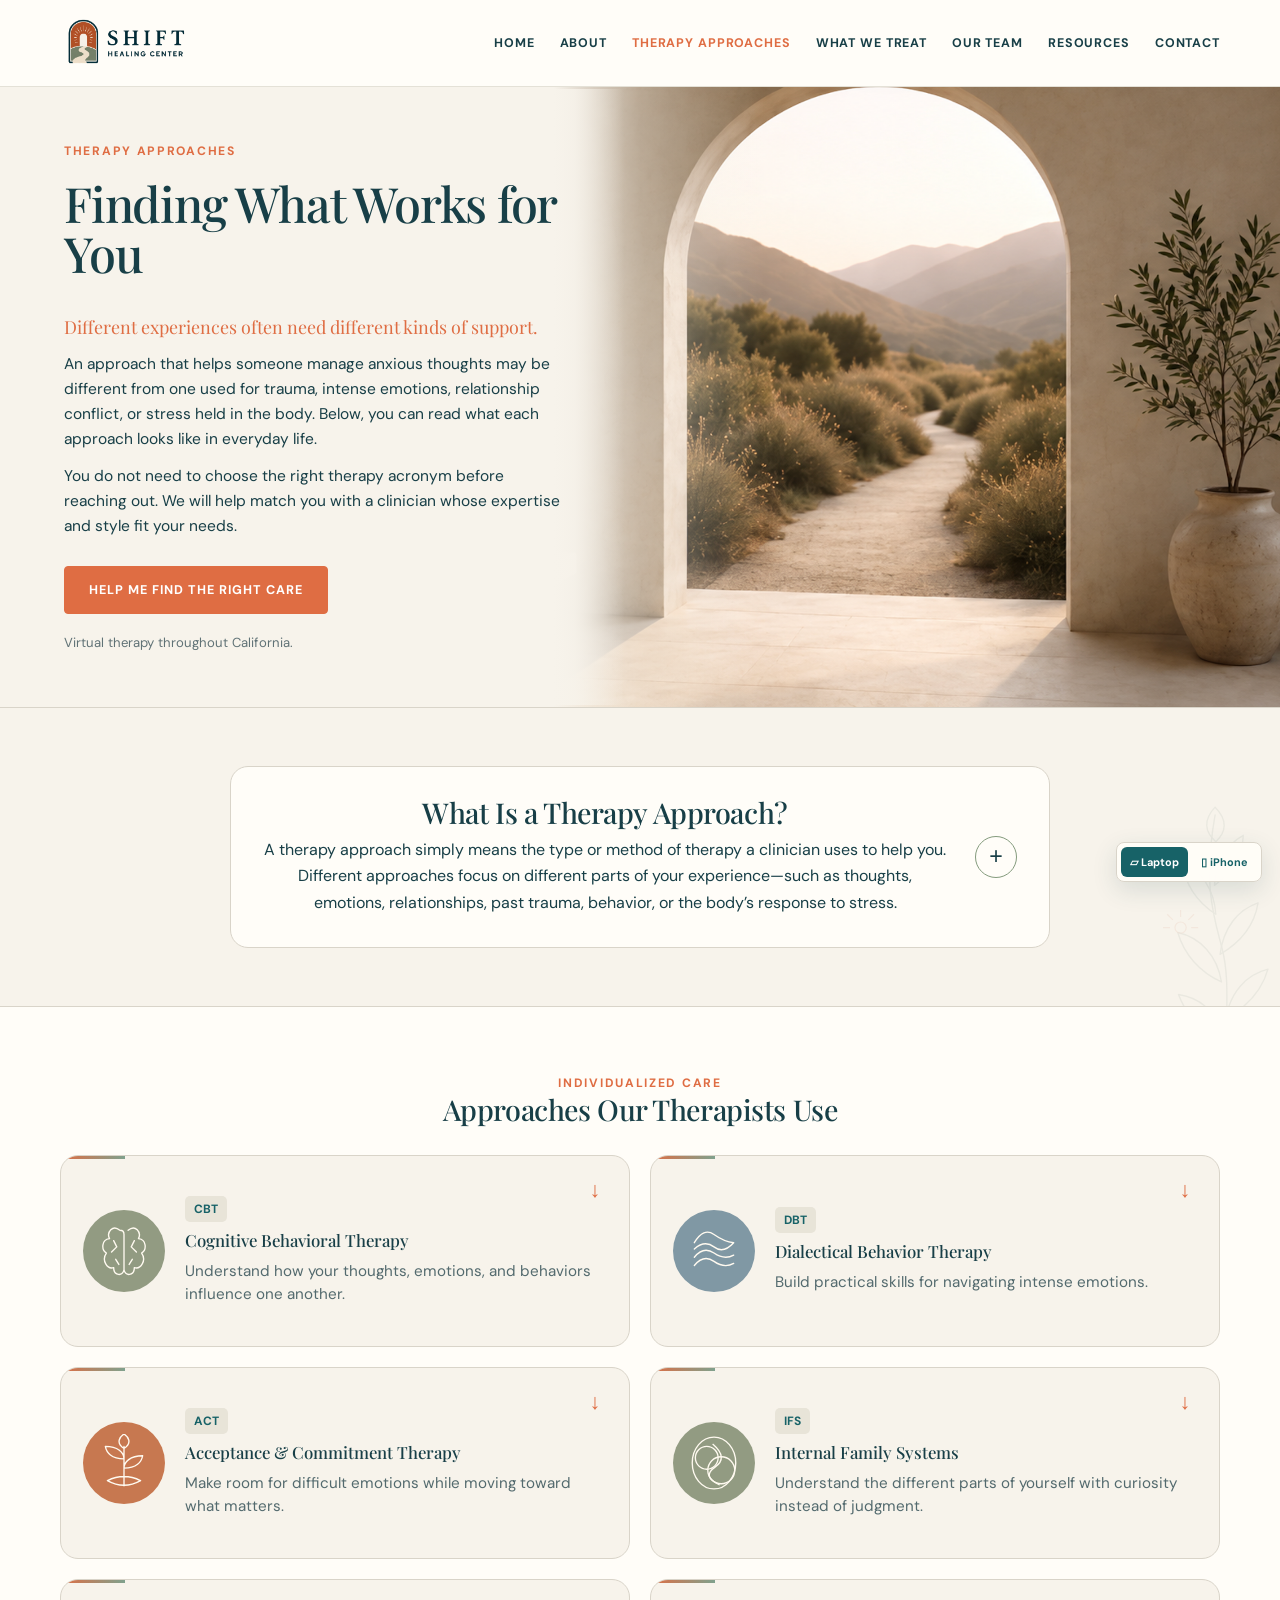
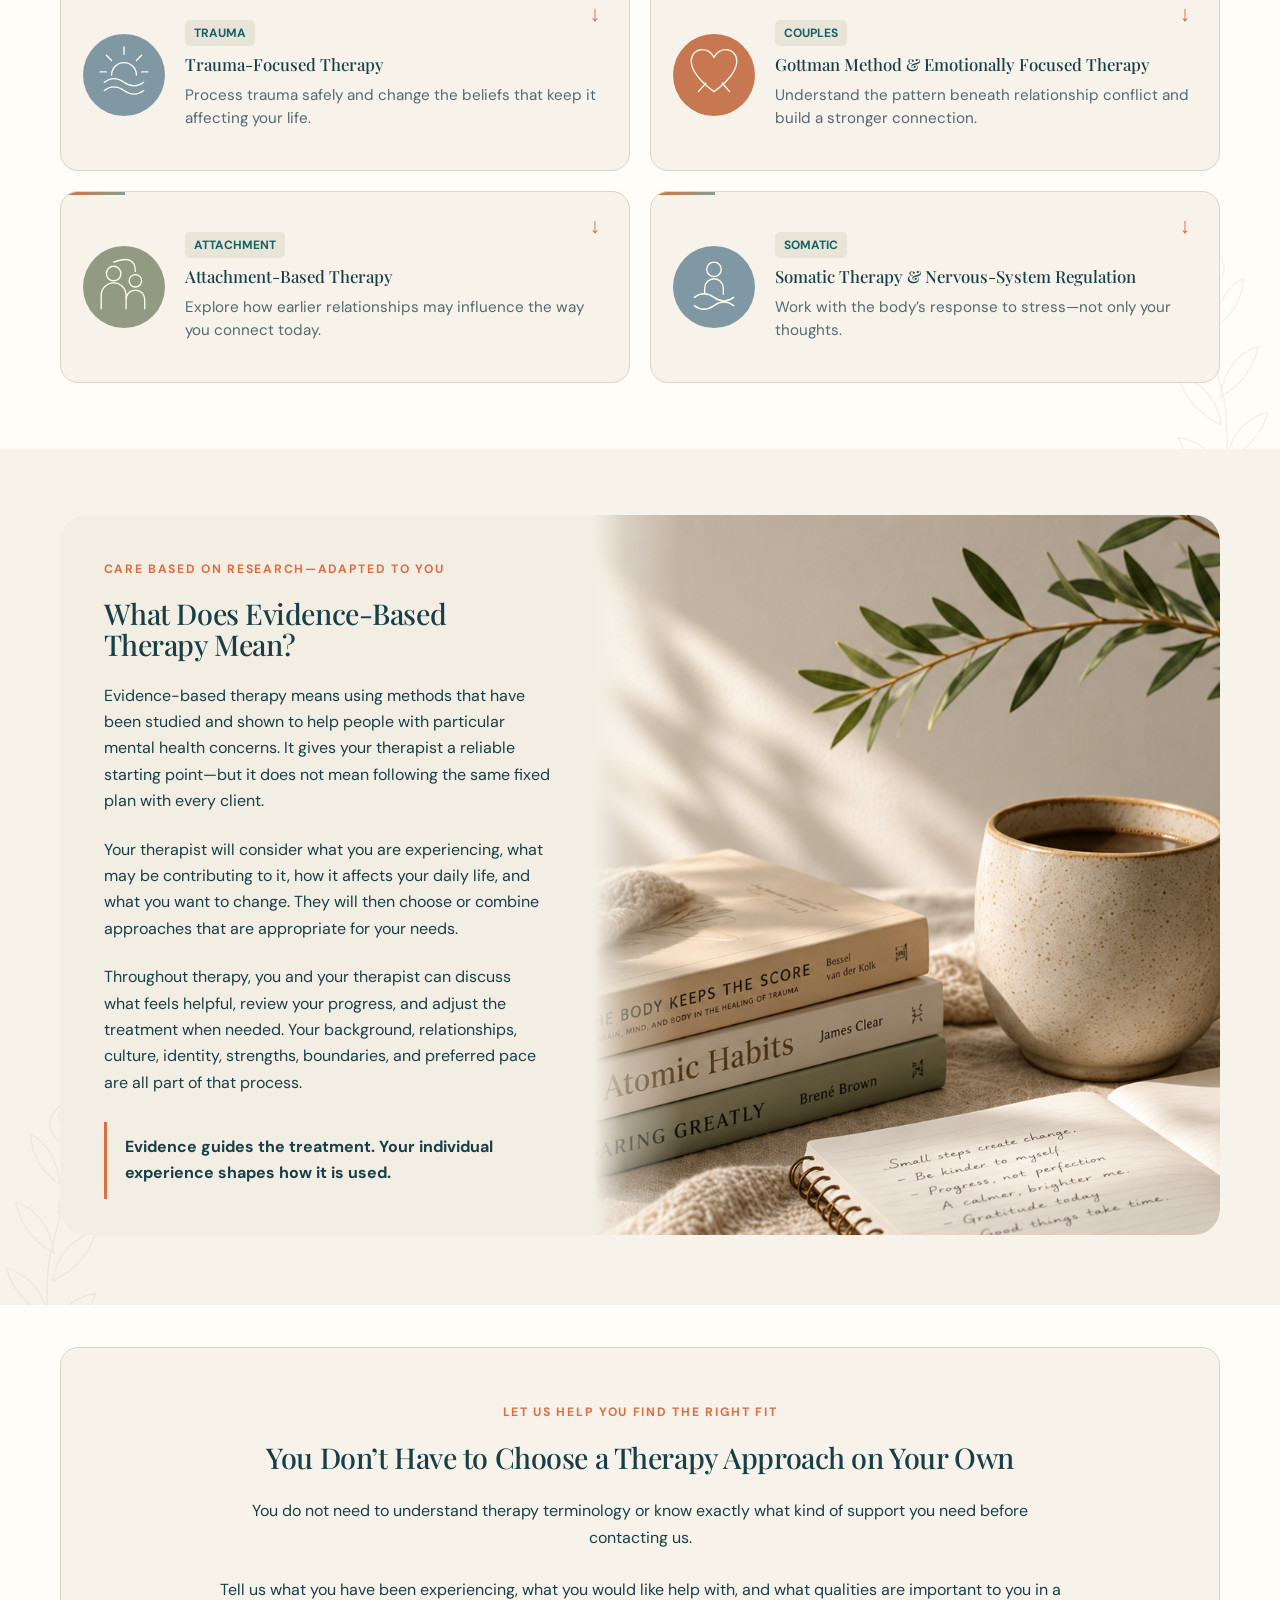
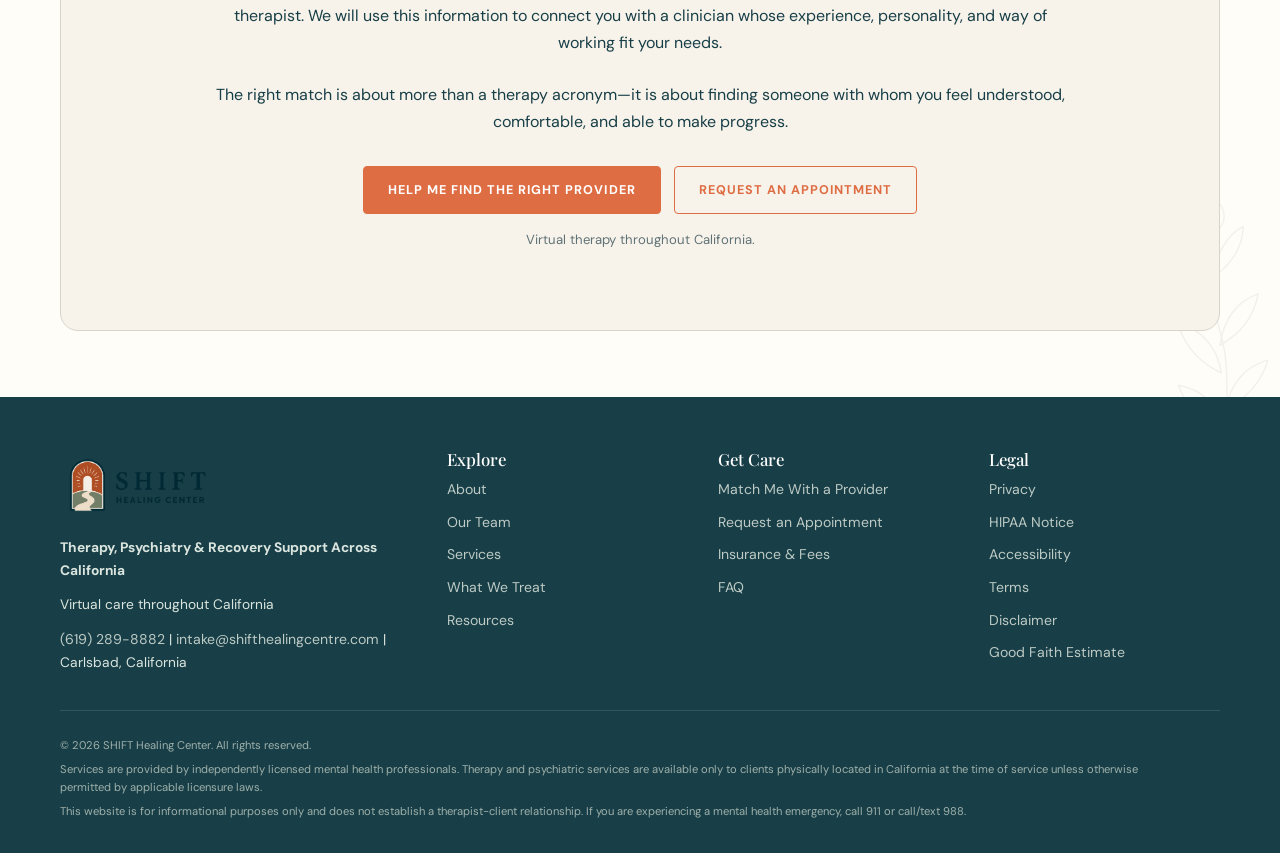
<file: services.html>
<!doctype html><html lang="en"><head><meta charset="UTF-8"><meta name="viewport" content="width=device-width,initial-scale=1"><meta name="description" content="Evidence-based therapy approaches personalized to you at SHIFT Healing Center."><title>Therapy Approaches | SHIFT Healing Center</title><link rel="stylesheet" href="styles.css"><style>
/* Therapy Approaches page only */
.approach-hero{padding:0;background:#f7f3eb}.approach-hero-grid{width:min(1600px,100%);min-height:620px;grid-template-columns:1fr 1.05fr;gap:0}.approach-hero-grid>div:first-child{position:relative;z-index:2;display:flex;flex-direction:column;justify-content:center;padding:52px clamp(34px,5vw,82px);background:linear-gradient(90deg,#f7f3eb 0%,#f7f3eb 82%,rgba(247,243,235,.86) 92%,rgba(247,243,235,0) 100%)}.approach-hero h1{max-width:680px;margin:17px 0 22px;font-size:clamp(2.7rem,3.8vw,4.25rem)!important;line-height:1.03}.approach-hero .lead{font-size:1.12rem}.approach-hero p{max-width:650px;font-size:.97rem;line-height:1.62}.approach-hero .actions{margin-top:27px}.approach-hero .availability{margin-top:18px;font-size:.82rem}.approach-hero .image-therapy{position:relative;z-index:1;width:calc(100% + 70px);margin-left:-70px;height:100%;min-height:620px;border-radius:0;background-image:linear-gradient(90deg,#f7f3eb 0%,rgba(247,243,235,.45) 12%,rgba(247,243,235,0) 29%),url('assets/3.png');background-position:center;background-size:cover;box-shadow:none}.intro-band{padding:58px 0}.therapy-intro{border:1px solid rgba(126,151,132,.38);border-radius:24px;background:#fff;padding:0 32px}.therapy-intro summary{position:relative;cursor:pointer;list-style:none;padding:30px 70px 30px 0}.therapy-intro summary::-webkit-details-marker{display:none}.therapy-intro h2{margin:0 0 8px}.therapy-intro .intro-summary{margin:0;max-width:850px}.therapy-intro .accordion-mark,.approach-card .accordion-mark{display:grid;place-items:center;width:42px;height:42px;border:1.5px solid var(--sage);border-radius:50%;line-height:1;position:absolute;right:0;top:50%;transform:translateY(-50%);font-family:Arial,sans-serif;font-size:1.45rem}.therapy-intro[open] .accordion-mark,.approach-card[open] .accordion-mark{transform:translateY(-50%) rotate(45deg)}.therapy-intro-body{padding:0 70px 30px 0;max-width:960px}.therapy-intro-body p{margin:0 0 16px}.approach-card summary{position:relative;padding-left:66px}.therapy-icon{position:absolute;left:20px;top:28px;display:grid;place-items:center;width:34px;height:34px;border:1px solid rgba(210,104,68,.55);border-radius:50%;color:var(--orange);font-size:1rem}.approach-card .accordion-mark{right:20px}.approach-body ul{margin:16px 0;padding-left:20px}.approach-body li{margin:7px 0;color:#526a6e}.approach-body p{margin-top:13px}.approach-body .closing{font-weight:600;color:var(--teal)}.approach-body .text-link{margin-top:17px}.evidence{padding-bottom:70px}.evidence .story-grid{align-items:stretch;overflow:hidden;border-radius:26px;background:#f3eee4}.evidence .story-grid>div:first-child{padding:56px clamp(30px,5vw,72px)}.evidence .image-detail{min-height:560px;height:100%;border-radius:0;background-image:url('assets/4.png');background-size:cover;background-position:center}.section:last-of-type{padding-top:42px}.section:last-of-type .cta-box{padding-top:54px;padding-bottom:54px}.section:last-of-type .cta-box .eyebrow{margin-bottom:20px}.section:last-of-type .cta-box h2{margin-bottom:24px}.section:last-of-type .cta-box p{max-width:850px;margin-left:auto;margin-right:auto}
.approach-card summary:before{position:absolute;left:20px;top:28px;display:grid;place-items:center;width:34px;height:34px;border:1px solid rgba(210,104,68,.55);border-radius:50%;color:var(--orange);font:1rem/1 Arial,sans-serif}.approach-card:nth-child(1) summary:before{content:'◎'}.approach-card:nth-child(2) summary:before{content:'≋'}.approach-card:nth-child(3) summary:before{content:'→'}.approach-card:nth-child(4) summary:before{content:'◉'}.approach-card:nth-child(5) summary:before{content:'◇'}.approach-card:nth-child(6) summary:before{content:'♡'}.approach-card:nth-child(7) summary:before{content:'⌒'}.approach-card:nth-child(8) summary:before{content:'≈'}
@media(max-width:900px){.approach-hero-grid{grid-template-columns:1fr;min-height:0}.approach-hero-grid>div:first-child{padding:46px 28px;background:linear-gradient(180deg,#f7f3eb 0%,#f7f3eb 88%,rgba(247,243,235,0) 100%)}.approach-hero .image-therapy{width:100%;margin:-25px 0 0;min-height:430px;background-image:linear-gradient(180deg,#f7f3eb 0%,rgba(247,243,235,0) 25%),url('assets/3.png')}.approach-grid{grid-template-columns:1fr}.evidence .story-grid{grid-template-columns:1fr}.evidence .image-detail{min-height:420px}}
@media(max-width:560px){.approach-hero-grid>div:first-child{padding:36px 20px}.approach-hero h1{font-size:2.35rem!important}.approach-hero .image-therapy{min-height:300px}.intro-band{padding:42px 0}.therapy-intro{padding:0 20px;border-radius:18px}.therapy-intro summary{padding:24px 52px 24px 0}.therapy-intro-body{padding:0 0 22px}.therapy-intro .accordion-mark{width:36px;height:36px}.approach-card summary{padding-left:54px}.therapy-icon{left:12px}.approach-card .accordion-mark{right:12px}.evidence .story-grid>div:first-child{padding:38px 24px}.evidence .image-detail{min-height:310px}.section:last-of-type{padding-top:34px}.section:last-of-type .cta-box{padding:38px 22px}}

/* Matching line icons and calm card finishes; existing dimensions retained. */
.approach-card,.therapy-intro{border:1px solid var(--line);border-radius:18px;background:var(--paper);box-shadow:none}
.approach-card:before,.approach-card summary:before{display:none}
.approach-card .therapy-icon{border:0;border-radius:0;background:transparent;color:#849b7d}
.approach-card .accordion-mark,.therapy-intro .accordion-mark{border-color:#849b7d;color:var(--ink);background:transparent}
.approach-card summary:focus-visible,.therapy-intro summary:focus-visible{outline:2px solid var(--teal);outline-offset:-3px;border-radius:14px}
/* Calm, compact approach cards; scoped to this section only. */
.approach-grid{align-items:start}
.approach-card{background:var(--cream);cursor:pointer}
.approach-card:before{display:block;content:"";position:absolute;top:0;left:0;width:64px;height:3px;background:linear-gradient(90deg,var(--terracotta),var(--sage));z-index:1}
.approach-card summary{padding:22px 72px 22px 24px}
.approach-card summary h4{font-weight:400;line-height:1.55}
.approach-card .accordion-mark{right:18px;width:32px;height:32px;font-size:1.2rem;border-width:1px;transform:translateY(-50%)}
.approach-card .accordion-mark:after{content:"";position:absolute;inset:-8px}
.approach-card[open] .accordion-mark{transform:translateY(-50%);background:transparent;color:var(--ink)}
.approach-card .approach-body{padding:0 24px 24px;border-top:0;animation:none}
.approach-hero .actions .btn{background:var(--terracotta)}
@media(max-width:560px){.approach-card summary{padding:20px 62px 20px 20px}.approach-card .accordion-mark{right:16px}.approach-card .approach-body{padding:0 20px 20px}}
/* Illustrated approach cards, consistent sizes and an arrow-only disclosure. */
.approach-card summary{display:grid;grid-template-columns:96px minmax(0,1fr);grid-template-rows:auto auto 1fr auto;column-gap:24px;row-gap:8px;padding:24px;box-sizing:border-box;min-height:250px;height:var(--approach-summary-height,auto)}
.approach-card .approach-emblem{grid-column:1;grid-row:1/5;align-self:center;display:grid;place-items:center;width:96px;height:112px;border-radius:50%;background:#929b82;color:#fffaf0}
.approach-card:nth-child(3n+2) .approach-emblem{background:#8098a4}.approach-card:nth-child(3n) .approach-emblem{background:#c77850}
.approach-emblem svg{width:62px;height:72px}
.approach-card .approach-acronym{grid-column:2;justify-self:start;background:#e8e4d8;padding:3px 9px;border-radius:5px;font-size:.75rem;font-weight:700;color:var(--teal)}
.approach-card summary h3,.approach-card summary h4{grid-column:2;margin:0}
.approach-card summary h3{font-size:1.25rem;line-height:1.3}.approach-card summary h4{font-size:.95rem;font-weight:400;line-height:1.55}
.approach-card summary .accordion-mark,.approach-card[open] summary .accordion-mark{position:static;grid-column:2;justify-self:start;align-self:end;transform:none;width:44px;height:44px;border:0;border-radius:0;background:none;color:var(--terracotta);font-size:1.65rem}
.approach-card .accordion-mark:after{display:none}
@media(max-width:560px){.approach-card summary{grid-template-columns:68px minmax(0,1fr);column-gap:16px;padding:20px;min-height:240px}.approach-card .approach-emblem{width:68px;height:84px}.approach-emblem svg{width:46px;height:56px}.approach-card summary h3{font-size:1.15rem}}
/* Final spacing refinements for the illustrated cards and research section. */
.approach-card summary{grid-template-columns:82px minmax(0,1fr);grid-template-rows:auto auto auto;align-content:center;column-gap:20px;row-gap:8px;padding:22px;min-height:190px}
.approach-card .approach-emblem{grid-row:1/4;width:82px;height:82px;align-self:center}
.approach-emblem svg{width:50px;height:58px}
.approach-card .approach-acronym{margin-right:42px}
.approach-card summary .accordion-mark,.approach-card[open] summary .accordion-mark{position:absolute;top:12px;right:12px;transform:none;width:44px;height:44px;font-size:1.35rem}
.approach-card .approach-body{padding:2px 22px 24px}
.evidence .story-grid{grid-template-columns:minmax(0,.46fr) minmax(0,.54fr);gap:0;border-radius:26px}
.evidence .story-grid>div:first-child{padding:44px clamp(28px,3.4vw,52px) 36px}
.evidence .eyebrow{margin-bottom:18px}
.evidence h2{margin-top:0;margin-bottom:20px}
.evidence .story-grid p{font-size:1rem;line-height:1.65;margin:22px 0 0}
.evidence .story-grid p:last-child{margin-top:26px;margin-bottom:0;padding:12px 0 12px 18px;border-left:3px solid var(--terracotta)}
.evidence .image-detail{position:relative;min-height:0;border-radius:0 26px 26px 0;overflow:hidden;mask-image:none;-webkit-mask-image:none}
.evidence .image-detail:after{content:"";position:absolute;inset:0;pointer-events:none;background:linear-gradient(90deg,#f3eee4,rgba(243,238,228,.45) 5%,transparent 14%)}
@media(max-width:900px){.evidence .story-grid{grid-template-columns:1fr}.evidence .image-detail{height:auto;min-height:360px;border-radius:0 0 26px 26px}.evidence .image-detail:after{background:linear-gradient(180deg,#f3eee4,rgba(243,238,228,.45) 5%,transparent 16%)}}
@media(max-width:560px){.approach-card summary{grid-template-columns:62px minmax(0,1fr);column-gap:16px;padding:20px;min-height:180px}.approach-card .approach-emblem{width:62px;height:62px}.approach-emblem svg{width:38px;height:44px}.approach-card summary .accordion-mark,.approach-card[open] summary .accordion-mark{top:8px;right:8px}.approach-card .approach-body{padding:2px 20px 22px}.evidence .story-grid>div:first-child{padding:32px 24px 28px}.evidence .image-detail{min-height:300px}}
</style><script>
document.addEventListener('DOMContentLoaded',()=>{
 document.querySelectorAll('.approach-card').forEach(card=>{
  const mark=card.querySelector('.accordion-mark');let animation;
  const sync=()=>{mark.textContent=card.open?'↑':'↓'};sync();card.addEventListener('toggle',sync);
  card.addEventListener('click',event=>{
   if(event.target.closest('a,button,input')||window.getSelection().toString())return;
   event.preventDefault();if(animation)return;
   const opening=!card.open;const start=card.getBoundingClientRect().height;
   if(opening)card.open=true;
   const end=opening?card.getBoundingClientRect().height:card.querySelector('summary').getBoundingClientRect().height+2;
   mark.textContent=opening?'↑':'↓';
   if(matchMedia('(prefers-reduced-motion: reduce)').matches){card.open=opening;sync();return}
   animation=card.animate([{height:start+'px'},{height:end+'px'}],{duration:240,easing:'ease-in-out'});
   animation.onfinish=()=>{card.open=opening;animation=null;sync()};
  });
 });
});
document.addEventListener('DOMContentLoaded',()=>{
 const content=[
  [`<p>CBT helps you notice the connection between what you think, how you feel, and what you do. Patterns such as expecting the worst or avoiding situations can provide temporary relief while making anxiety stronger over time.</p><p>You and your therapist identify these patterns, examine whether thoughts are accurate or fear-based, and practise more balanced ways of responding. Sessions may include coping techniques, new behaviours, and skills to use between appointments.</p><p><b>CBT may be helpful for:</b></p><ul><li>Anxiety, panic, or frequent worry</li><li>Depression or low motivation</li><li>Low self-esteem or harsh self-criticism</li><li>Fears, avoidance, obsessive thinking, and stress</li></ul><p class="closing">The purpose is not forced positive thinking—it is seeing situations more clearly and choosing responses that support you.</p>`],
  [`<p>DBT can help when emotions become so strong that they feel difficult to understand, control, or express safely. You may react impulsively, shut down during conflict, or struggle to recover after something upsetting.</p><p>DBT teaches practical skills for regulating emotions, tolerating distress, staying present, communicating clearly, and setting boundaries without making a difficult situation worse.</p><p><b>DBT may be helpful for:</b></p><ul><li>Intense or rapidly changing emotions</li><li>Impulsive or self-destructive coping</li><li>Relationship conflict or fear of rejection</li><li>Difficulty calming down or expressing needs</li></ul><p class="closing">DBT does not teach you to ignore emotions. It helps you understand them and choose how to respond.</p>`],
  [`<p>ACT is based on the idea that fighting every painful thought or feeling can make life smaller. You may avoid relationships, opportunities, or decisions while waiting to feel completely confident or ready.</p><p>ACT helps you notice difficult experiences without automatically obeying them, identify what genuinely matters to you, and take realistic action toward those values.</p><p><b>ACT may be helpful for:</b></p><ul><li>Anxiety, overthinking, or depression</li><li>Perfectionism and fear of mistakes</li><li>Avoidance of difficult emotions</li><li>Chronic stress, uncertainty, or feeling stuck</li></ul><p class="closing">The goal is not to enjoy painful emotions, but to reduce how much control they have over your choices.</p>`],
  [`<p>IFS explores the different parts of you with curiosity. One part may want closeness while another fears being hurt; one may push you to work while another feels exhausted. These conflicts often developed as protection.</p><p>Your therapist helps you understand what critical, angry, avoidant, or vulnerable parts are trying to accomplish and supports them in responding in less extreme ways.</p><p><b>IFS may be helpful for:</b></p><ul><li>Inner conflict, shame, or self-criticism</li><li>Trauma or painful childhood experiences</li><li>Emotional numbness or confusing reactions</li><li>Repeated relationship patterns</li></ul><p class="closing">The goal is a calmer, more compassionate relationship with yourself and more freedom to respond by choice.</p>`],
  [`<p>Trauma can follow one frightening event or repeated experiences such as abuse, neglect, instability, discrimination, medical experiences, loss, or unsafe relationships.</p><p>Trauma-focused therapy explores how the past affects present emotions, beliefs, physical responses, and relationships. Your therapist works at a manageable pace and helps you build stability before processing painful material.</p><p><b>This approach may be helpful for:</b></p><ul><li>PTSD, flashbacks, nightmares, or unwanted memories</li><li>Feeling unsafe, numb, or disconnected</li><li>Shame or self-blame</li><li>Difficulty trusting or strong reactions to reminders</li></ul><p class="closing">You will not be expected to share every detail or relive an experience before you are ready.</p>`],
  [`<p>Couples often repeat the same conflict around communication, affection, parenting, money, trust, or responsibilities. One partner may pursue while the other withdraws, leaving both feeling rejected or alone.</p><p>The Gottman Method builds communication, friendship, conflict-management, and trust. Emotionally Focused Therapy identifies the fears and unmet needs beneath reactions and supports a safer emotional bond.</p><p><b>These approaches may help with:</b></p><ul><li>Recurring arguments or emotional distance</li><li>Trust, commitment, intimacy, or communication</li><li>Parenting, money, stress, grief, or transitions</li><li>Repair after betrayal or relationship injury</li></ul><p class="closing">Couples therapy is not about deciding who is right. It helps both partners change the cycle between them.</p>`],
  [`<p>Early relationships shape what we expect from closeness, trust, support, and conflict. If care was unavailable, unpredictable, critical, or unsafe, protective reactions may continue into adult relationships.</p><p>Attachment-based therapy helps you understand where these patterns came from and practise trust, boundaries, communication, and emotional closeness in safer ways.</p><p><b>This approach may be helpful for:</b></p><ul><li>Fear of rejection or abandonment</li><li>Difficulty trusting or asking for support</li><li>Becoming overly dependent or emotionally distant</li><li>Repeated patterns and discomfort with vulnerability</li></ul><p class="closing">The goal is not to blame the past, but to develop more flexible ways of connecting now.</p>`],
  [`<p>Stress and trauma affect more than thoughts. They can change breathing, muscle tension, heart rate, digestion, sleep, energy, and the ability to feel safe.</p><p>Somatic therapy helps you recognise activation or shutdown in the body. Sessions may use grounding, breathing, gentle movement, sensory awareness, or ways to return to a more settled state.</p><p><b>This approach may be helpful for:</b></p><ul><li>Physical tension, panic, or a racing heart</li><li>Feeling constantly alert or unable to relax</li><li>Freezing, shutdown, numbness, or disconnection</li><li>Sleep problems and physical trauma responses</li></ul><p class="closing">You remain in control while physical responses are explored gradually and without force.</p>`]
 ];
 document.querySelectorAll('.approach-card .approach-body').forEach((body,index)=>{body.innerHTML=content[index][0]});
 const icons=[
 '<path d="M20 8c-7-6-13 2-10 8-8 1-8 11-3 14-5 7 1 16 7 14 0 8 9 9 10 2V12c0-3-1-4-4-4Zm8 0c7-6 13 2 10 8 8 1 8 11 3 14 5 7-1 16-7 14 0 8-9 9-10 2M14 18l3 6-5 5m4 7 3 5m15-23-3 6 5 5m-4 7-3 5"/>',
 '<path d="M5 20q9-15 19-8t19 8Q33 31 24 24T5 26m0 8q9-11 19-4t19 2M5 42q9-11 19-4t19 2"/>',
 '<path d="M24 50V12m0 12C12 24 7 18 6 12c12 0 18 6 18 12Zm0 9c12 0 17-6 18-12-12 0-18 6-18 12Zm0-19C15 8 21 2 24 0c3 2 9 8 0 14ZM8 45q16-8 32 0-16 9-32 0Z"/>',
 '<ellipse cx="24" cy="28" rx="21" ry="25"/><circle cx="17" cy="23" r="11"/><circle cx="31" cy="35" r="13"/><path d="M23 10q15 13 2 22t4 17"/>',
 '<path d="M5 35q9-7 19 0t19 0M5 43q9-7 19 0t19 0M12 28a12 12 0 0 1 24 0M24 1v7M7 9l5 5m24 0 5-5M1 25h6m34 0h6"/>',
 '<path d="M24 44S2 29 2 15C2 1 19 0 24 11 29 0 46 1 46 15c0 14-22 29-22 29Zm-15 0 7-8m16 0 7 8"/>',
 '<circle cx="14" cy="15" r="7"/><circle cx="35" cy="22" r="6"/><path d="M2 49V36a12 12 0 0 1 24 0v13m0 0V40a9 9 0 0 1 18 0v9M14 4q21-8 21 9"/>',
 '<circle cx="24" cy="11" r="7"/><path d="M15 35v-6a9 9 0 0 1 18 0v6M5 38q9-7 19 0t19 0M5 46q9 7 19 0t19 0"/>'
 ];
 const labels=['CBT','DBT','ACT','IFS','TRAUMA','COUPLES','ATTACHMENT','SOMATIC'];
 document.querySelectorAll('.approach-card summary').forEach((summary,index)=>{
  const emblem=document.createElement('span');emblem.className='approach-emblem';emblem.setAttribute('aria-hidden','true');emblem.innerHTML='<svg viewBox="0 0 48 56" fill="none" stroke="currentColor" stroke-width="1.3" stroke-linecap="round" stroke-linejoin="round">'+icons[index]+'</svg>';
  const label=document.createElement('span');label.className='approach-acronym';label.textContent=labels[index];summary.prepend(emblem,label);
  const title=summary.querySelector('h3');title.textContent=title.textContent.replace(/\s*\((CBT|DBT|ACT|IFS)\)\s*$/,'');
 });
 const grid=document.querySelector('.approach-grid');let previousWidth=0;
 const equalize=()=>{grid.style.removeProperty('--approach-summary-height');const summaries=[...grid.querySelectorAll('summary')];const height=Math.max(...summaries.map(s=>s.getBoundingClientRect().height));grid.style.setProperty('--approach-summary-height',Math.ceil(height)+'px')};
 new ResizeObserver(entries=>{const width=entries[0].contentRect.width;if(Math.abs(width-previousWidth)>1){previousWidth=width;equalize()}}).observe(grid);
 document.fonts.ready.then(equalize);
});
</script></head><body>
<header class="site-header"><div class="container nav"><a class="logo" href="index.html"><img class="brand-logo" src="assets/logo.png" alt="SHIFT Healing Center"></a><button class="menu-toggle" aria-label="Open menu" aria-expanded="false">☰</button><nav class="nav-links"><a href="index.html">Home</a><a href="about.html">About</a><a class="active" href="services.html">Therapy Approaches</a><a href="specialties.html">What We Treat</a><a href="team.html">Our Team</a><a href="resources.html">Resources</a><a href="contact.html">Contact</a></nav><a class="btn" href="contact.html">Get started</a></div></header>
<main><section class="approach-hero"><div class="approach-hero-grid"><div><div class="eyebrow">Therapy Approaches</div><h1>Finding What Works for You</h1><p class="lead">Different experiences often need different kinds of support.</p><p>An approach that helps someone manage anxious thoughts may be different from one used for trauma, intense emotions, relationship conflict, or stress held in the body. Below, you can read what each approach looks like in everyday life.</p><p>You do not need to choose the right therapy acronym before reaching out. We will help match you with a clinician whose expertise and style fit your needs.</p><div class="actions"><a class="btn" href="contact.html">HELP ME FIND THE RIGHT CARE</a></div><p class="availability">Virtual therapy throughout California.</p></div><div class="numbered-image image-therapy" role="img" aria-label="A calm therapy setting"></div></div></section>
<section class="intro-band"><div class="container narrow"><details class="therapy-intro"><summary><h2>What Is a Therapy Approach?</h2><p class="intro-summary">A therapy approach simply means the type or method of therapy a clinician uses to help you. Different approaches focus on different parts of your experience—such as thoughts, emotions, relationships, past trauma, behavior, or the body’s response to stress.</p><span class="accordion-mark" aria-hidden="true">+</span></summary><div class="therapy-intro-body"><p>For example, a military veteran affected by traumatic experiences may benefit from trauma-focused therapy, while someone struggling with constant worry may find CBT helpful. A couple experiencing repeated conflict may need a relationship-based approach, while someone who feels overwhelmed by intense emotions may benefit from DBT.</p><p>These are only examples. People with similar difficulties may need different support depending on their experiences, personality, goals, and current situation. Your therapist may use one approach, combine several, or adjust your treatment as your needs change.</p><p><b>You do not need to know which type of therapy to choose.</b> Tell us what you are going through, and we will help you find a therapist and approach that feel right for you.</p></div></details></div></section>
<section class="section"><div class="container"><div class="section-title"><div class="eyebrow">Individualized care</div><h2>Approaches Our Therapists Use</h2></div><div class="approach-grid">
<details class="approach-card"><summary><h3>Cognitive Behavioral Therapy (CBT)</h3><h4>Understand how your thoughts, emotions, and behaviors influence one another.</h4><span class="accordion-mark" aria-hidden="true">+</span></summary><div class="approach-body"><p>CBT helps you recognize unhelpful patterns, develop more balanced ways of thinking, and practice responses that better support your goals.</p><p class="helpful"><b>Often helpful for:</b> Anxiety • Panic • Depression • Stress • Perfectionism • Low self-worth</p><a href="contact.html">Learn About CBT →</a></div></details>
<details class="approach-card"><summary><h3>Dialectical Behavior Therapy (DBT)</h3><h4>Build practical skills for navigating intense emotions.</h4><span class="accordion-mark" aria-hidden="true">+</span></summary><div class="approach-body"><p>DBT combines acceptance with change. It offers concrete tools for managing distress, regulating emotions, communicating effectively, and responding more intentionally.</p><p class="helpful"><b>Often helpful for:</b> Emotional overwhelm • Impulsivity • Relationship conflict • Distress tolerance • Mood instability</p><a href="contact.html">Learn About DBT →</a></div></details>
<details class="approach-card"><summary><h3>Acceptance &amp; Commitment Therapy (ACT)</h3><h4>Make room for difficult emotions while moving toward what matters.</h4><span class="accordion-mark" aria-hidden="true">+</span></summary><div class="approach-body"><p>ACT helps you respond differently to uncomfortable thoughts and feelings so they no longer have to control your choices. The focus is on flexibility, values, and meaningful action.</p><p class="helpful"><b>Often helpful for:</b> Anxiety • Depression • Burnout • Avoidance • Grief • Life transitions</p><a href="contact.html">Learn About ACT →</a></div></details>
<details class="approach-card"><summary><h3>Internal Family Systems (IFS)</h3><h4>Understand the different parts of yourself with curiosity instead of judgment.</h4><span class="accordion-mark" aria-hidden="true">+</span></summary><div class="approach-body"><p>IFS-informed therapy explores how protective patterns developed and what they may be trying to accomplish. This can create greater self-compassion, clarity, and internal balance.</p><p class="helpful"><b>Often helpful for:</b> Trauma • Shame • Self-criticism • Attachment wounds • Identity • Emotional avoidance</p><a href="contact.html">Learn About IFS →</a></div></details>
<details class="approach-card"><summary><h3>Trauma-Focused Therapy</h3><h4>Process trauma safely and change the beliefs that keep it affecting your life.</h4><span class="accordion-mark" aria-hidden="true">+</span></summary><div class="approach-body"><p>Our clinicians may use Cognitive Processing Therapy (CPT), Trauma-Focused CBT, EMDR, or an integrated trauma-informed approach based on your age, experiences, symptoms, and readiness.</p><p class="helpful"><b>Often helpful for:</b> PTSD • Complex trauma • Childhood trauma • Trauma-related guilt or shame • Avoidance • Feeling unsafe</p><a href="specialties.html">Explore Trauma Treatment →</a></div></details>
<details class="approach-card"><summary><h3>Gottman Method &amp; Emotionally Focused Therapy</h3><h4>Understand the pattern beneath relationship conflict and build a stronger connection.</h4><span class="accordion-mark" aria-hidden="true">+</span></summary><div class="approach-body"><p>These evidence-based couples approaches help partners improve communication, manage conflict, repair emotional injuries, and create greater trust and security.</p><p class="helpful"><b>Often helpful for:</b> Recurring arguments • Emotional distance • Trust concerns • Intimacy • Attachment injuries • Relationship repair</p><a href="contact.html">Explore Couples Therapy →</a></div></details>
<details class="approach-card"><summary><h3>Attachment-Based Therapy</h3><h4>Explore how earlier relationships may influence the way you connect today.</h4><span class="accordion-mark" aria-hidden="true">+</span></summary><div class="approach-body"><p>Attachment-based therapy helps you understand patterns involving trust, closeness, boundaries, vulnerability, and emotional safety—without assuming your past has to determine your future.</p><p class="helpful"><b>Often helpful for:</b> Relationship patterns • Fear of abandonment • People-pleasing • Difficulty trusting • Childhood wounds • Self-worth</p><a href="contact.html">Learn About Attachment-Based Therapy →</a></div></details>
<details class="approach-card"><summary><h3>Somatic Therapy &amp; Nervous-System Regulation</h3><h4>Work with the body’s response to stress—not only your thoughts.</h4><span class="accordion-mark" aria-hidden="true">+</span></summary><div class="approach-body"><p>Somatic and nervous-system-informed approaches help you notice physical responses, regulate emotional activation, and build a greater sense of safety and resilience.</p><p class="helpful"><b>Often helpful for:</b> Trauma responses • Anxiety • Panic • Chronic stress • Burnout • Emotional shutdown or overwhelm</p><a href="contact.html">Learn About Somatic Therapy →</a></div></details>
</div></div></section>
<section class="section evidence"><div class="container story-grid"><div><div class="eyebrow">Care Based on Research—Adapted to You</div><h2>What Does Evidence-Based Therapy Mean?</h2><p>Evidence-based therapy means using methods that have been studied and shown to help people with particular mental health concerns. It gives your therapist a reliable starting point—but it does not mean following the same fixed plan with every client.</p><p>Your therapist will consider what you are experiencing, what may be contributing to it, how it affects your daily life, and what you want to change. They will then choose or combine approaches that are appropriate for your needs.</p><p>Throughout therapy, you and your therapist can discuss what feels helpful, review your progress, and adjust the treatment when needed. Your background, relationships, culture, identity, strengths, boundaries, and preferred pace are all part of that process.</p><p><b>Evidence guides the treatment. Your individual experience shapes how it is used.</b></p></div><div class="numbered-image image-detail" role="img" aria-label="Warm therapeutic environment"></div></div></section>
<section class="section"><div class="container"><div class="cta-box"><div class="eyebrow">Let Us Help You Find the Right Fit</div><h2>You Don’t Have to Choose a Therapy Approach on Your Own</h2><p>You do not need to understand therapy terminology or know exactly what kind of support you need before contacting us.</p><p>Tell us what you have been experiencing, what you would like help with, and what qualities are important to you in a therapist. We will use this information to connect you with a clinician whose experience, personality, and way of working fit your needs.</p><p>The right match is about more than a therapy acronym—it is about finding someone with whom you feel understood, comfortable, and able to make progress.</p><div class="actions" style="justify-content:center"><a class="btn" href="team.html">Help Me Find the Right Provider</a><a class="btn outline" href="contact.html">Request an Appointment</a></div><p class="availability">Virtual therapy throughout California.</p></div></div></section></main>

<footer class="site-footer"><div class="container"><div class="footer-grid footer-grid-expanded"><div><img class="brand-logo" src="assets/logo.png" alt="SHIFT Healing Center"><p><b>Therapy, Psychiatry &amp; Recovery Support Across California</b></p><p>Virtual care throughout California</p><p><a href="tel:+16192898882">(619) 289-8882</a> | <a href="mailto:intake@shifthealingcentre.com">intake@shifthealingcentre.com</a> | Carlsbad, California</p></div><div><h3>Explore</h3><a href="about.html">About</a><a href="team.html">Our Team</a><a href="services.html">Services</a><a href="specialties.html">What We Treat</a><a href="resources.html">Resources</a></div><div><h3>Get Care</h3><a href="contact.html">Match Me With a Provider</a><a href="contact.html">Request an Appointment</a><a href="about.html#fees">Insurance &amp; Fees</a><a href="about.html#faq">FAQ</a></div><div><h3>Legal</h3><a href="#">Privacy</a><a href="#">HIPAA Notice</a><a href="#">Accessibility</a><a href="#">Terms</a><a href="#">Disclaimer</a><a href="#">Good Faith Estimate</a></div></div><div class="footer-disclaimer"><p>© 2026 SHIFT Healing Center. All rights reserved.</p><p>Services are provided by independently licensed mental health professionals. Therapy and psychiatric services are available only to clients physically located in California at the time of service unless otherwise permitted by applicable licensure laws.</p><p>This website is for informational purposes only and does not establish a therapist-client relationship. If you are experiencing a mental health emergency, call 911 or call/text 988.</p></div></div></footer><script src="script.js"></script></body></html>
</file>
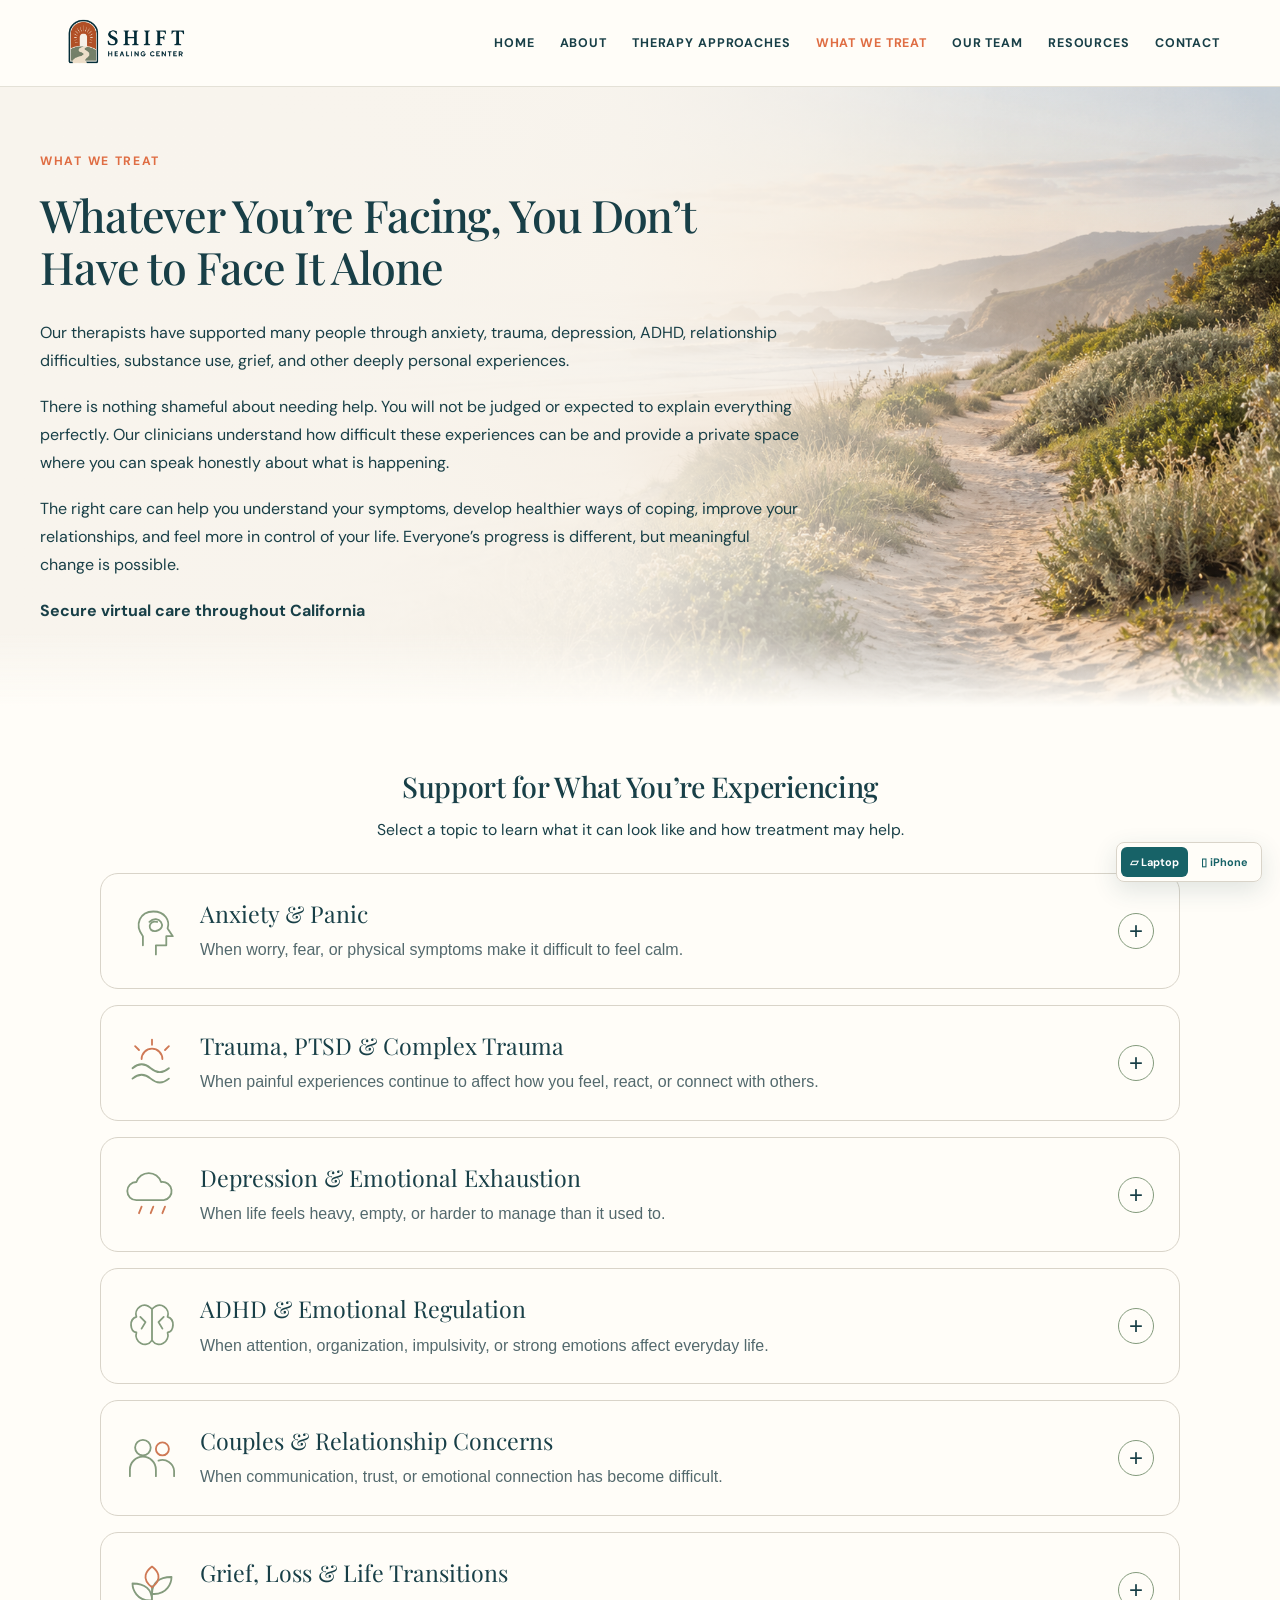
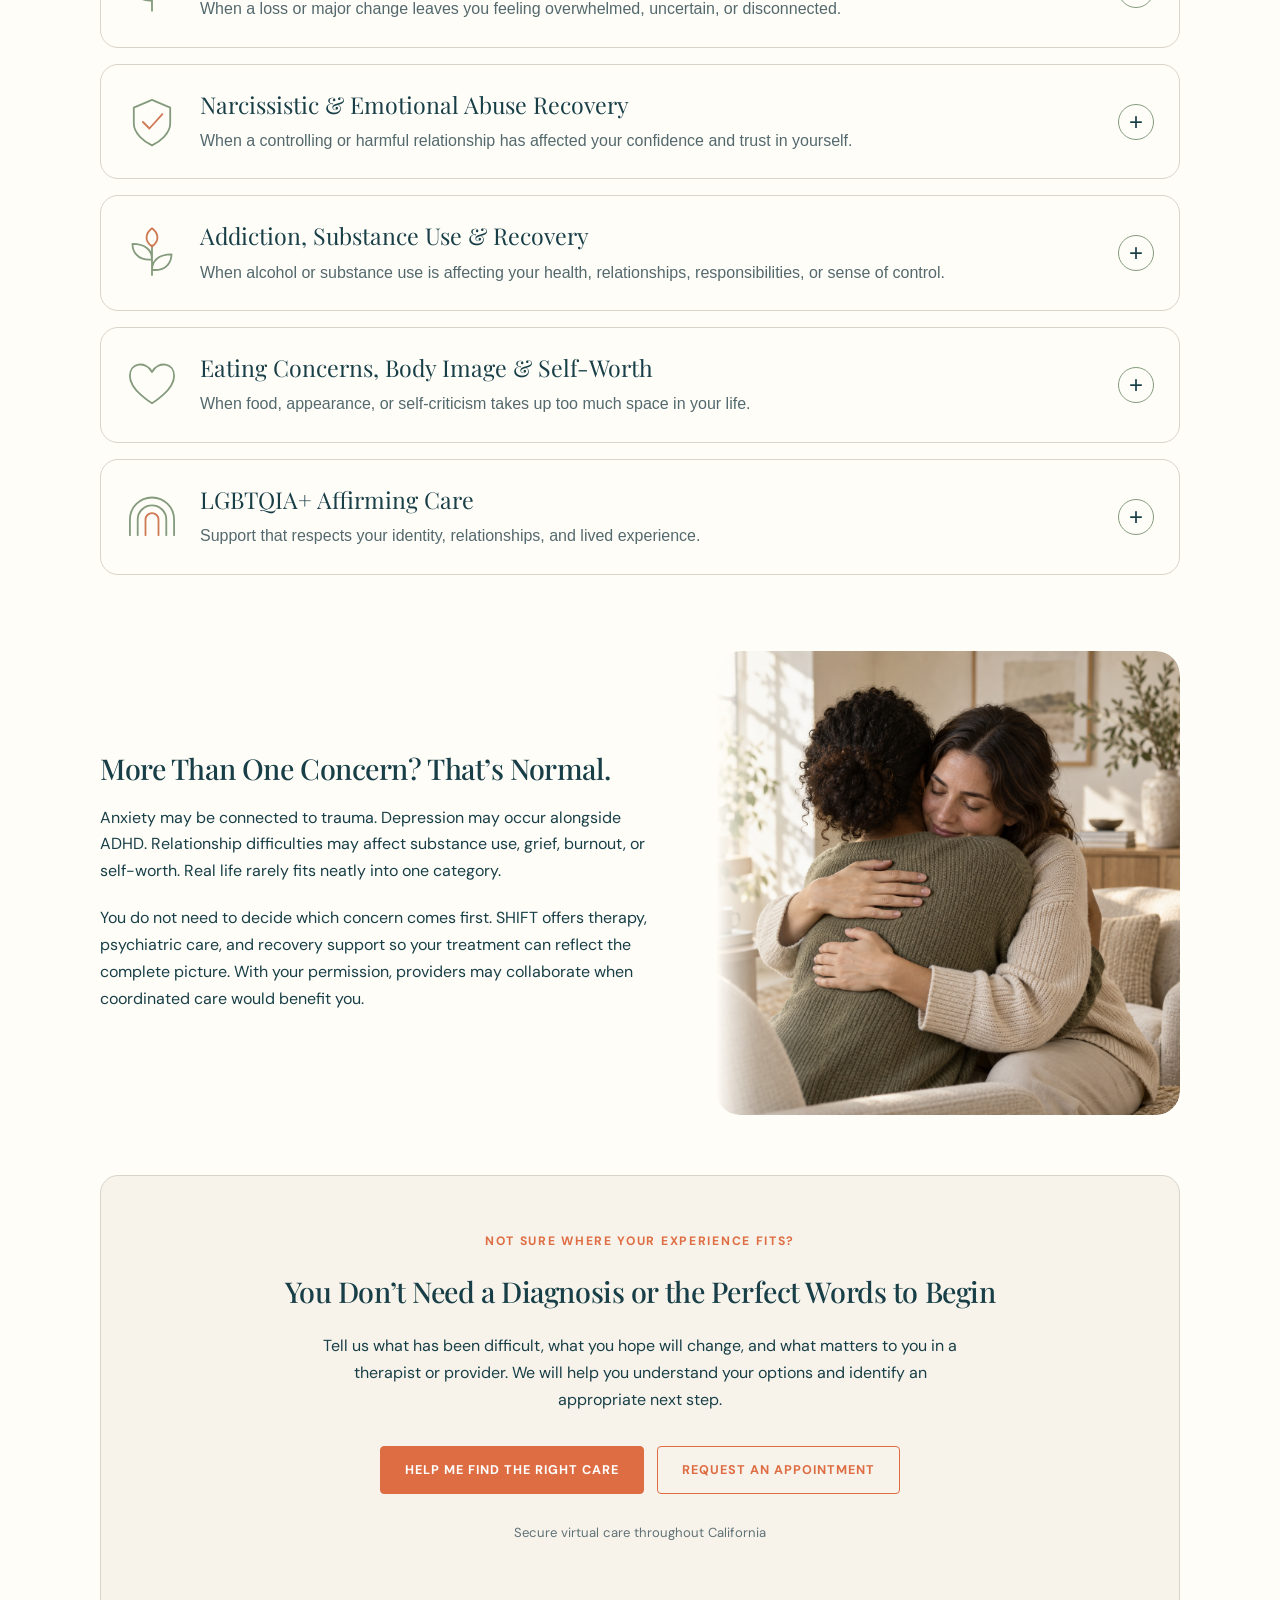
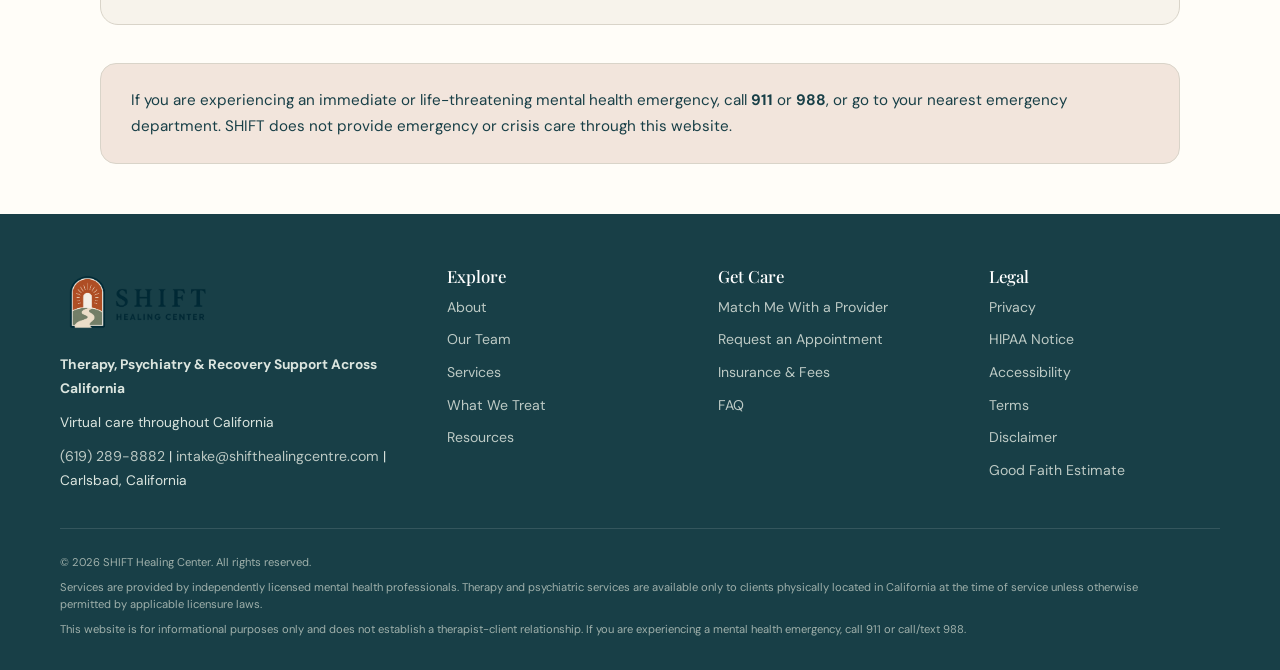
<file: specialties.html>
<!doctype html><html lang="en"><head><meta charset="UTF-8"><meta name="viewport" content="width=device-width,initial-scale=1"><meta name="description" content="Explore conditions treated by SHIFT Healing Center clinicians throughout California."><title>What We Treat | SHIFT Healing Center</title><link rel="stylesheet" href="styles.css"><style>
.wt-hero{background:var(--cream);padding:60px 0}.wt-intro{max-width:1000px}.wt-intro h1{max-width:850px;margin:18px 0 26px}.wt-intro p{max-width:850px;margin:16px 0}.wt-topics{max-width:1080px;padding-top:64px;padding-bottom:56px}.wt-list{display:grid;gap:16px}.wt-card{border:1px solid var(--line);border-radius:18px;background:var(--paper);overflow:hidden;cursor:pointer}.wt-card h3{margin:0}.wt-toggle{width:100%;display:flex;align-items:center;gap:22px;border:0;background:transparent;text-align:left;color:var(--ink);padding:25px;cursor:pointer;font:inherit}.care-icon{width:52px;height:52px;flex:0 0 52px;color:#849b7d}.care-icon .accent{stroke:#cf7955}.wt-label{flex:1;min-width:0}.wt-title{display:block;font:1.45rem/1.3 "Playfair Display",Georgia,serif}.wt-desc{display:block;font:400 1rem/1.6 Lato,Arial,sans-serif;margin-top:8px;color:#53696d}.wt-plus{border:1px solid #849b7d;width:36px;height:36px;flex:0 0 36px;border-radius:50%;display:grid;place-items:center;font:24px/1 Arial,sans-serif}.wt-panel{display:grid;grid-template-rows:0fr;visibility:hidden;transition:grid-template-rows .3s ease,visibility .3s}.wt-card.is-open .wt-panel{grid-template-rows:1fr;visibility:visible}.wt-panel-inner{overflow:hidden;min-height:0;padding:0 82px 0 99px}.wt-panel-inner p{font-size:1rem;line-height:1.7;margin:0 0 20px}.wt-panel-inner p:last-child{border-top:1px solid var(--line);padding-top:18px;margin-bottom:26px}.wt-toggle:focus-visible{outline:3px solid var(--teal);outline-offset:-4px}.wt-connected{display:grid;grid-template-columns:1.1fr .9fr;gap:48px;align-items:center;padding-top:20px;padding-bottom:60px;max-width:1080px}.wt-connected p{margin-top:20px}.wt-connected img{width:100%;aspect-ratio:1;object-fit:cover;border-radius:24px;mask-image:none;-webkit-mask-image:none}.wt-ending{max-width:1080px;padding-bottom:50px}.wt-ending .actions{justify-content:center;margin:32px 0 28px}.wt-ending .eyebrow{margin-bottom:24px}.wt-ending h2{margin-bottom:26px}.wt-crisis{background:#f2e5dc;border:1px solid var(--line);border-radius:16px;padding:24px 30px;margin-top:38px}.wt-crisis p{margin:0;font-size:.95rem;line-height:1.7}@media(max-width:760px){.wt-hero{padding:40px 0}.wt-topics{padding-top:44px}.wt-toggle{padding:20px 16px;gap:13px;align-items:flex-start}.care-icon{width:38px;height:38px;flex-basis:38px}.wt-title{font-size:1.2rem}.wt-plus{width:30px;height:30px;flex-basis:30px}.wt-panel-inner{padding:0 20px}.wt-connected{grid-template-columns:1fr;gap:26px}.wt-connected img{aspect-ratio:4/3}.wt-crisis{padding:22px}.wt-ending .cta-box{padding:32px 20px}}@media(prefers-reduced-motion:reduce){.wt-panel{transition:none}}

/* Gentle image blend toward the adjacent copy. */
.wt-connected img{mask-image:linear-gradient(to right,transparent 0%,rgba(0,0,0,.7) 9%,#000 22%);-webkit-mask-image:linear-gradient(to right,transparent 0%,rgba(0,0,0,.7) 9%,#000 22%)}
@media(max-width:760px){.wt-connected img{mask-image:linear-gradient(to bottom,transparent 0%,rgba(0,0,0,.7) 9%,#000 22%);-webkit-mask-image:linear-gradient(to bottom,transparent 0%,rgba(0,0,0,.7) 9%,#000 22%)}}
/* Coastal photograph and copy share one content-sized hero. */
.wt-hero{position:relative;isolation:isolate;padding:clamp(40px,5vw,76px) 0;background:var(--cream);overflow:hidden}
.wt-hero::before{content:"";position:absolute;inset:0;z-index:-2;background:url('assets/0.png') center right/cover no-repeat}
.wt-hero::after{content:"";position:absolute;inset:0;z-index:-1;pointer-events:none;background:linear-gradient(to top,var(--paper) 0%,transparent 12%),linear-gradient(90deg,#f8f4ed 0%,rgba(248,244,237,.98) 28%,rgba(248,244,237,.91) 48%,rgba(248,244,237,.65) 62%,rgba(248,244,237,.12) 79%,transparent 100%)}
.wt-hero .wt-intro{max-width:1200px;width:calc(100% - 48px);margin-inline:auto}
.wt-hero .wt-intro>*{width:65%;max-width:760px}
.wt-hero .wt-intro h1{font-size:clamp(2rem,3.25vw,3.4rem);line-height:1.16;margin:18px 0 26px}
.wt-hero .wt-intro p{font-size:1rem;line-height:1.75;margin:18px 0}
@media(max-width:760px){.wt-hero{padding:36px 0 100px}.wt-hero .wt-intro{width:calc(100% - 40px)}.wt-hero .wt-intro>*{width:100%;max-width:none}.wt-hero .wt-intro h1{font-size:clamp(2rem,6vw,2.65rem)}.wt-hero::before{background-position:78% center}.wt-hero::after{background:linear-gradient(to top,var(--paper),transparent 12%),linear-gradient(180deg,rgba(248,244,237,.98),rgba(248,244,237,.94) 65%,rgba(248,244,237,.68) 90%,rgba(248,244,237,.4))}}
</style></head><body data-page="specialties">
<header class="site-header"><div class="container nav"><a class="logo" href="index.html"><img class="brand-logo" src="assets/logo.png" alt="SHIFT Healing Center"></a><button class="menu-toggle" aria-label="Open menu" aria-expanded="false">☰</button><nav class="nav-links"><a href="index.html">Home</a><a href="about.html">About</a><a href="services.html">Therapy Approaches</a><a class="active" href="specialties.html">What We Treat</a><a href="team.html">Our Team</a><a href="resources.html">Resources</a><a href="contact.html">Contact</a></nav></div></header>
<main class="wt-page"><section class="wt-hero"><div class="container wt-intro"><div class="eyebrow">What We Treat</div><h1>Whatever You’re Facing, You Don’t Have to Face It Alone</h1><p>Our therapists have supported many people through anxiety, trauma, depression, ADHD, relationship difficulties, substance use, grief, and other deeply personal experiences.</p><p>There is nothing shameful about needing help. You will not be judged or expected to explain everything perfectly. Our clinicians understand how difficult these experiences can be and provide a private space where you can speak honestly about what is happening.</p><p>The right care can help you understand your symptoms, develop healthier ways of coping, improve your relationships, and feel more in control of your life. Everyone’s progress is different, but meaningful change is possible.</p><p><strong>Secure virtual care throughout California</strong></p></div></section><section class="wt-topics container"><div class="section-title"><h2>Support for What You’re Experiencing</h2><p>Select a topic to learn what it can look like and how treatment may help.</p></div><div class="wt-list"><div class="wt-card"><h3><button class="wt-toggle" aria-expanded="false" aria-controls="wt-panel-0"><svg class="care-icon" viewBox="0 0 40 40" aria-hidden="true" fill="none" stroke="currentColor" stroke-width="1.4" stroke-linecap="round" stroke-linejoin="round"><path d="M13 31v-7c-7-9-2-19 8-19 9 0 13 7 11 13l4 6h-5v7h-8v7M18 13c7-7 15 5 5 7-7 1-6-9 1-7"/></svg><span class="wt-label"><span class="wt-title">Anxiety &amp; Panic</span><span class="wt-desc">When worry, fear, or physical symptoms make it difficult to feel calm.</span></span><span class="wt-plus" aria-hidden="true">+</span></button></h3><div class="wt-panel" id="wt-panel-0" inert><div class="wt-panel-inner"><p>Anxiety can feel like constant worrying, overthinking, expecting the worst, or being unable to relax. You may appear successful and capable while privately feeling overwhelmed.</p><p>It can also cause physical symptoms such as a racing heart, tightness in the chest, nausea, dizziness, shaking, or difficulty breathing. Panic attacks may appear suddenly and feel frightening even when there is no immediate danger.</p><p>Treatment can help you understand what drives your anxiety, calm your body’s stress response, reduce avoidance, and develop practical ways to manage fearful thoughts.</p><p><strong>We can help with:</strong> General anxiety • Panic attacks • Health anxiety • Social anxiety • High-functioning anxiety • Perfectionism • Chronic worry • People-pleasing • Fears and avoidance</p></div></div></div><div class="wt-card"><h3><button class="wt-toggle" aria-expanded="false" aria-controls="wt-panel-1"><svg class="care-icon" viewBox="0 0 40 40" aria-hidden="true" fill="none" stroke="currentColor" stroke-width="1.4" stroke-linecap="round" stroke-linejoin="round"><path d="M5 24q7-6 14 0t14 0M5 32q7-6 14 0t14 0"/><path class="accent" d="M12 17a8 8 0 0 1 16 0M20 2v4M7 7l3 3M30 10l3-3"/></svg><span class="wt-label"><span class="wt-title">Trauma, PTSD &amp; Complex Trauma</span><span class="wt-desc">When painful experiences continue to affect how you feel, react, or connect with others.</span></span><span class="wt-plus" aria-hidden="true">+</span></button></h3><div class="wt-panel" id="wt-panel-1" inert><div class="wt-panel-inner"><p>Trauma may come from one overwhelming event or from repeated experiences such as emotional neglect, instability, abuse, loss, chronic stress, medical experiences, or unsafe relationships.</p><p>Its effects may include unwanted memories, nightmares, shame, distrust, emotional numbness, strong reactions to reminders, or feeling constantly prepared for danger.</p><p>Our trauma-informed clinicians begin by helping you develop safety and emotional regulation. Difficult experiences are explored gradually and at a pace that respects your readiness. You will not be forced to discuss everything immediately.</p><p><strong>We can help with:</strong> PTSD • Complex trauma • Childhood trauma • Attachment wounds • Relationship trauma • Medical trauma • Emotional abuse • Hypervigilance • Emotional numbness</p></div></div></div><div class="wt-card"><h3><button class="wt-toggle" aria-expanded="false" aria-controls="wt-panel-2"><svg class="care-icon" viewBox="0 0 40 40" aria-hidden="true" fill="none" stroke="currentColor" stroke-width="1.4" stroke-linecap="round" stroke-linejoin="round"><path d="M8 24a7 7 0 0 1 0-14 10 10 0 0 1 19 0 7 7 0 0 1 2 14Z"/><path class="accent" d="m12 29-2 5m11-5-2 5m11-5-2 5"/></svg><span class="wt-label"><span class="wt-title">Depression &amp; Emotional Exhaustion</span><span class="wt-desc">When life feels heavy, empty, or harder to manage than it used to.</span></span><span class="wt-plus" aria-hidden="true">+</span></button></h3><div class="wt-panel" id="wt-panel-2" inert><div class="wt-panel-inner"><p>Depression does not always look like sadness. It may feel like numbness, irritability, exhaustion, isolation, hopelessness, or going through the motions while continuing to meet everyone else’s expectations.</p><p>You may lose interest in people or activities that once mattered. Basic tasks can begin to require more energy than you have.</p><p>Treatment can help you understand the emotional, relational, biological, and situational factors affecting your mood. Therapy can support you in rebuilding structure, connection, motivation, and meaning. Psychiatric care may also be considered when appropriate.</p><p><strong>We can help with:</strong> Depression • High-functioning depression • Emotional numbness • Low motivation • Burnout • Isolation • Hopelessness • Low self-worth • Co-occurring anxiety</p></div></div></div><div class="wt-card"><h3><button class="wt-toggle" aria-expanded="false" aria-controls="wt-panel-3"><svg class="care-icon" viewBox="0 0 40 40" aria-hidden="true" fill="none" stroke="currentColor" stroke-width="1.4" stroke-linecap="round" stroke-linejoin="round"><path d="M20 7c-7-7-14 0-12 6-6 2-5 11 0 12-2 7 7 13 12 6 5 7 14 1 12-6 5-1 6-10 0-12 2-6-5-13-12-6Zm0 0v24M11 13l4 4-3 5m17-9-4 4 3 5"/></svg><span class="wt-label"><span class="wt-title">ADHD &amp; Emotional Regulation</span><span class="wt-desc">When attention, organization, impulsivity, or strong emotions affect everyday life.</span></span><span class="wt-plus" aria-hidden="true">+</span></button></h3><div class="wt-panel" id="wt-panel-3" inert><div class="wt-panel-inner"><p>ADHD affects more than attention. You may struggle to begin or complete tasks, estimate time, remember responsibilities, stay organized, or understand why knowing what to do does not make doing it easier.</p><p>ADHD can also involve restlessness, impulsive decisions, emotional intensity, sensitivity to criticism or rejection, and becoming overwhelmed easily. Years of being misunderstood may lead to anxiety, shame, or low confidence.</p><p>Our therapists and psychiatric providers can help you understand how your brain works, strengthen executive-function skills, develop practical systems, manage emotions, and explore medication when appropriate.</p><p><strong>We can help with:</strong> Adult ADHD • Child and adolescent ADHD • Executive-function challenges • Procrastination • Time management • Organization • Emotional intensity • Rejection sensitivity • Medication evaluation and management</p></div></div></div><div class="wt-card"><h3><button class="wt-toggle" aria-expanded="false" aria-controls="wt-panel-4"><svg class="care-icon" viewBox="0 0 40 40" aria-hidden="true" fill="none" stroke="currentColor" stroke-width="1.4" stroke-linecap="round" stroke-linejoin="round"><circle cx="13" cy="12" r="6"/><circle class="accent" cx="28" cy="13" r="5"/><path d="M3 34v-5a10 10 0 0 1 20 0v5m2-12a9 9 0 0 1 12 8v4"/></svg><span class="wt-label"><span class="wt-title">Couples &amp; Relationship Concerns</span><span class="wt-desc">When communication, trust, or emotional connection has become difficult.</span></span><span class="wt-plus" aria-hidden="true">+</span></button></h3><div class="wt-panel" id="wt-panel-4" inert><div class="wt-panel-inner"><p>Many couples are not lacking love—they are caught in patterns neither partner knows how to change. Repeated arguments, emotional distance, broken trust, or difficulty communicating can gradually weaken the relationship.</p><p>Couples therapy helps both partners understand the pattern beneath the conflict, express their needs more clearly, repair emotional injuries, and decide how they want to move forward.</p><p>Therapy is not about deciding who is right. It is about helping both people recognize what is happening between them and respond differently.</p><p><strong>We can help with:</strong> Communication • Recurring conflict • Emotional disconnection • Trust • Infidelity recovery • Intimacy • Premarital concerns • Parenting conflict • Separation and discernment</p></div></div></div><div class="wt-card"><h3><button class="wt-toggle" aria-expanded="false" aria-controls="wt-panel-5"><svg class="care-icon" viewBox="0 0 40 40" aria-hidden="true" fill="none" stroke="currentColor" stroke-width="1.4" stroke-linecap="round" stroke-linejoin="round"><path d="M20 36V17M20 28C8 29 5 19 5 15c10 0 15 5 15 13Zm0-5c12 1 15-9 15-13-10 0-15 5-15 13Z"/><path class="accent" d="M20 18c-9-7-4-13 0-16 4 3 9 9 0 16Z"/></svg><span class="wt-label"><span class="wt-title">Grief, Loss &amp; Life Transitions</span><span class="wt-desc">When a loss or major change leaves you feeling overwhelmed, uncertain, or disconnected.</span></span><span class="wt-plus" aria-hidden="true">+</span></button></h3><div class="wt-panel" id="wt-panel-5" inert><div class="wt-panel-inner"><p>Grief can follow a death, divorce, diagnosis, caregiving experience, relocation, estrangement, or the loss of a future you expected to have.</p><p>There is no correct timeline for grief. You may feel sadness, anger, guilt, relief, numbness, or several emotions at once. Healing does not require forgetting what happened or forcing yourself to “move on.”</p><p>Therapy offers space to honor what was lost, understand how the experience has changed you, and gradually make room for meaning and life again.</p><p><strong>We can help with:</strong> Bereavement • Complicated grief • Divorce • Anticipatory grief • Caregiver loss • Ambiguous loss • Identity changes • Relocation • Major life transitions</p></div></div></div><div class="wt-card"><h3><button class="wt-toggle" aria-expanded="false" aria-controls="wt-panel-6"><svg class="care-icon" viewBox="0 0 40 40" aria-hidden="true" fill="none" stroke="currentColor" stroke-width="1.4" stroke-linecap="round" stroke-linejoin="round"><path d="M20 3 34 9v12c0 8-8 14-14 17C14 35 6 29 6 21V9Z"/><path class="accent" d="m13 20 5 5 10-11"/></svg><span class="wt-label"><span class="wt-title">Narcissistic &amp; Emotional Abuse Recovery</span><span class="wt-desc">When a controlling or harmful relationship has affected your confidence and trust in yourself.</span></span><span class="wt-plus" aria-hidden="true">+</span></button></h3><div class="wt-panel" id="wt-panel-6" inert><div class="wt-panel-inner"><p>Manipulation, gaslighting, control, criticism, and emotional invalidation can leave you questioning your memories, instincts, and worth. Even after the relationship ends, fear, guilt, confusion, and unhealthy emotional attachments may remain.</p><p>You do not need to prove that another person has a particular diagnosis before seeking support. Therapy focuses on what you experienced and how it has affected your life.</p><p>Treatment can help you understand harmful patterns, restore self-trust, strengthen boundaries, process trauma, and reconnect with who you are outside the relationship.</p><p><strong>We can help with:</strong> Narcissistic abuse • Emotional abuse • Gaslighting • Trauma bonds • Coercive control • Boundary recovery • Self-doubt • High-conflict relationships • Post-separation recovery</p></div></div></div><div class="wt-card"><h3><button class="wt-toggle" aria-expanded="false" aria-controls="wt-panel-7"><svg class="care-icon" viewBox="0 0 40 40" aria-hidden="true" fill="none" stroke="currentColor" stroke-width="1.4" stroke-linecap="round" stroke-linejoin="round"><path d="M20 37V14M20 25C8 26 5 18 5 13c10 0 15 5 15 12Zm0 8c12 1 15-7 15-12-10 0-15 5-15 12Z"/><path class="accent" d="M20 15c-7-5-4-11 0-14 4 3 7 9 0 14Z"/></svg><span class="wt-label"><span class="wt-title">Addiction, Substance Use &amp; Recovery</span><span class="wt-desc">When alcohol or substance use is affecting your health, relationships, responsibilities, or sense of control.</span></span><span class="wt-plus" aria-hidden="true">+</span></button></h3><div class="wt-panel" id="wt-panel-7" inert><div class="wt-panel-inner"><p>You do not have to reach “rock bottom” to deserve help. Substance use is often connected to trauma, stress, shame, relationships, loneliness, or emotional pain—not simply a lack of willpower.</p><p>Support is available whether you are questioning your substance use, working toward sobriety, returning after a relapse, or protecting your long-term recovery.</p><p>Treatment can help you understand triggers, develop healthier coping strategies, reduce the risk of relapse, repair relationships, and address mental health concerns connected to substance use.</p><p><strong>We can help with:</strong> Alcohol and drug concerns • Early recovery • Relapse prevention • Recovery planning • Co-occurring mental health concerns • Family support • Long-term recovery</p></div></div></div><div class="wt-card"><h3><button class="wt-toggle" aria-expanded="false" aria-controls="wt-panel-8"><svg class="care-icon" viewBox="0 0 40 40" aria-hidden="true" fill="none" stroke="currentColor" stroke-width="1.4" stroke-linecap="round" stroke-linejoin="round"><path d="M20 34S3 24 3 13C3 3 15 1 20 10 25 1 37 3 37 13c0 11-17 21-17 21Z"/></svg><span class="wt-label"><span class="wt-title">Eating Concerns, Body Image &amp; Self-Worth</span><span class="wt-desc">When food, appearance, or self-criticism takes up too much space in your life.</span></span><span class="wt-plus" aria-hidden="true">+</span></button></h3><div class="wt-panel" id="wt-panel-8" inert><div class="wt-panel-inner"><p>Struggles with eating and body image are rarely only about food or appearance. They may be connected to shame, trauma, perfectionism, identity, control, comparison, or a persistent feeling of not being good enough.</p><p>These concerns are not always visible. You do not need to look a particular way or meet a specific diagnosis to deserve support.</p><p>Our outpatient therapy can help you understand the emotions and beliefs connected to eating and body image, reduce shame, improve emotional regulation, and build a more compassionate relationship with yourself. When more specialized or intensive care is needed, we can help identify appropriate resources.</p><p><strong>We can help with:</strong> Body dissatisfaction • Disordered eating • Restrictive patterns • Emotional eating • Binge eating • Food-related anxiety • Shame • Perfectionism • Eating-disorder recovery support</p></div></div></div><div class="wt-card"><h3><button class="wt-toggle" aria-expanded="false" aria-controls="wt-panel-9"><svg class="care-icon" viewBox="0 0 40 40" aria-hidden="true" fill="none" stroke="currentColor" stroke-width="1.4" stroke-linecap="round" stroke-linejoin="round"><path d="M3 34V22a17 17 0 0 1 34 0v12M9 34V22a11 11 0 0 1 22 0v12"/><path class="accent" d="M15 34V22a5 5 0 0 1 10 0v12"/></svg><span class="wt-label"><span class="wt-title">LGBTQIA+ Affirming Care</span><span class="wt-desc">Support that respects your identity, relationships, and lived experience.</span></span><span class="wt-plus" aria-hidden="true">+</span></button></h3><div class="wt-panel" id="wt-panel-9" inert><div class="wt-panel-inner"><p>You deserve therapy where you do not have to educate your provider, minimize your experiences, or leave part of yourself outside the room.</p><p>LGBTQIA+ people may seek therapy for anxiety, depression, trauma, grief, relationship concerns, or any other part of life. Some may also experience rejection, discrimination, identity questions, family conflict, or pressure to hide who they are.</p><p>Affirming care means that your identity is respected and is not treated as a problem to correct. Therapy can help you strengthen self-acceptance, navigate relationships, establish boundaries, process painful experiences, and live more authentically.</p><p><strong>We can help with:</strong> Identity exploration • Coming out • Gender and sexuality • Minority stress • Family rejection • Relationships • Shame • Belonging • Self-acceptance</p></div></div></div></div></section><section class="wt-connected container"><div><h2>More Than One Concern? That’s Normal.</h2><p>Anxiety may be connected to trauma. Depression may occur alongside ADHD. Relationship difficulties may affect substance use, grief, burnout, or self-worth. Real life rarely fits neatly into one category.</p><p>You do not need to decide which concern comes first. SHIFT offers therapy, psychiatric care, and recovery support so your treatment can reflect the complete picture. With your permission, providers may collaborate when coordinated care would benefit you.</p></div><img src="assets/5.png" alt="Two people sharing a supportive embrace" loading="lazy"></section><section class="container wt-ending"><div class="cta-box"><div class="eyebrow">Not Sure Where Your Experience Fits?</div><h2>You Don’t Need a Diagnosis or the Perfect Words to Begin</h2><p>Tell us what has been difficult, what you hope will change, and what matters to you in a therapist or provider. We will help you understand your options and identify an appropriate next step.</p><div class="actions"><a class="btn" href="contact.html">Help Me Find the Right Care</a><a class="btn outline" href="contact.html">Request an Appointment</a></div><p class="availability">Secure virtual care throughout California</p></div><aside class="wt-crisis"><p>If you are experiencing an immediate or life-threatening mental health emergency, call <strong>911</strong> or <strong>988</strong>, or go to your nearest emergency department. SHIFT does not provide emergency or crisis care through this website.</p></aside></section></main>
<footer class="site-footer"><div class="container"><div class="footer-grid footer-grid-expanded"><div><img class="brand-logo" src="assets/logo.png" alt="SHIFT Healing Center"><p><b>Therapy, Psychiatry &amp; Recovery Support Across California</b></p><p>Virtual care throughout California</p><p><a href="tel:+16192898882">(619) 289-8882</a> | <a href="mailto:intake@shifthealingcentre.com">intake@shifthealingcentre.com</a> | Carlsbad, California</p></div><div><h3>Explore</h3><a href="about.html">About</a><a href="team.html">Our Team</a><a href="services.html">Services</a><a href="specialties.html">What We Treat</a><a href="resources.html">Resources</a></div><div><h3>Get Care</h3><a href="contact.html">Match Me With a Provider</a><a href="contact.html">Request an Appointment</a><a href="about.html#fees">Insurance &amp; Fees</a><a href="about.html#faq">FAQ</a></div><div><h3>Legal</h3><a href="#">Privacy</a><a href="#">HIPAA Notice</a><a href="#">Accessibility</a><a href="#">Terms</a><a href="#">Disclaimer</a><a href="#">Good Faith Estimate</a></div></div><div class="footer-disclaimer"><p>© 2026 SHIFT Healing Center. All rights reserved.</p><p>Services are provided by independently licensed mental health professionals. Therapy and psychiatric services are available only to clients physically located in California at the time of service unless otherwise permitted by applicable licensure laws.</p><p>This website is for informational purposes only and does not establish a therapist-client relationship. If you are experiencing a mental health emergency, call 911 or call/text 988.</p></div></div></footer><script src="script.js"></script><script>
(()=>{const cards=[...document.querySelectorAll('.wt-card')];const mobile=matchMedia('(max-width:760px)');function set(card,open){card.classList.toggle('is-open',open);card.querySelector('button').setAttribute('aria-expanded',String(open));card.querySelector('.wt-plus').textContent=open?'−':'+';card.querySelector('.wt-panel').inert=!open;}cards.forEach(card=>card.addEventListener('click',()=>{const open=!card.classList.contains('is-open');if(open&&mobile.matches)cards.forEach(other=>{if(other!==card)set(other,false)});set(card,open)}));mobile.addEventListener('change',()=>{if(mobile.matches){let found=false;cards.forEach(c=>{if(c.classList.contains('is-open')){if(found)set(c,false);found=true}})}});})();
</script></body></html>
</file>
<file: styles.css>
@import url('https://fonts.googleapis.com/css2?family=DM+Sans:wght@400;500;600&family=Playfair+Display:wght@500;600&display=swap');

:root{--cream:#f7f3eb;--paper:#fffdf8;--teal:#204f52;--ink:#213b43;--terracotta:#c96f4e;--sage:#99aa9d;--sand:#e9dcc9;--line:#d9d4c9;--gold:#c6a56a;--radius:18px;--shadow:0 16px 50px rgba(32,79,82,.09)}
*{box-sizing:border-box}html{scroll-behavior:smooth}body{margin:0;background:var(--paper);color:var(--ink);font-family:"DM Sans",sans-serif;font-size:16px;line-height:1.65}img,iframe{max-width:100%;display:block}a{color:inherit;text-decoration:none}button,input,textarea{font:inherit}.container{width:min(1160px,calc(100% - 40px));margin:auto}.eyebrow{color:var(--terracotta);font-size:.76rem;font-weight:700;letter-spacing:.14em;text-transform:uppercase}.display,h1,h2,h3{font-family:"Playfair Display",serif;line-height:1.08;font-weight:500;margin:0}h1{font-size:clamp(2.8rem,5.5vw,5.8rem)}h2{font-size:clamp(2rem,3.6vw,3.6rem)}h3{font-size:1.42rem}p{margin:.7rem 0 0}.muted{color:#607276}.section{padding:90px 0}.section-title{text-align:center;max-width:700px;margin:0 auto 42px}.section-title p{max-width:570px;margin:14px auto 0}.btn{display:inline-flex;align-items:center;justify-content:center;min-height:48px;padding:0 24px;border:1px solid var(--terracotta);border-radius:4px;background:var(--terracotta);color:#fff;font-weight:700;font-size:.78rem;letter-spacing:.08em;text-transform:uppercase;transition:.25s}.btn:hover{transform:translateY(-2px);box-shadow:0 8px 22px rgba(201,111,78,.25)}.btn.outline{background:transparent;color:var(--terracotta)}.btn.teal{background:var(--teal);border-color:var(--teal)}

.site-header{position:sticky;top:0;z-index:20;background:rgba(255,253,248,.94);border-bottom:1px solid rgba(217,212,201,.7);backdrop-filter:blur(12px)}.nav{min-height:86px;display:flex;align-items:center;justify-content:space-between;gap:24px}.logo{display:flex;align-items:center;gap:11px;min-width:190px}.logo-mark{width:40px;height:52px;border:2px solid var(--teal);border-radius:20px 20px 2px 2px;display:grid;place-items:center;color:var(--terracotta);font-family:"Playfair Display",serif;font-size:1.4rem}.logo-text strong{font-family:"Playfair Display",serif;font-size:1.35rem;letter-spacing:.24em}.logo-text small{display:block;color:var(--sage);font-size:.55rem;letter-spacing:.28em}.nav-links{display:flex;align-items:center;gap:25px;font-size:.72rem;font-weight:700;letter-spacing:.07em;text-transform:uppercase}.nav-links a:hover,.nav-links a.active{color:var(--terracotta)}.menu-toggle{display:none;border:0;background:none;font-size:1.7rem;color:var(--teal)}

.hero{position:relative;overflow:hidden;background:linear-gradient(90deg,var(--paper) 0 43%,rgba(255,253,248,.74) 56%,transparent 72%),linear-gradient(120deg,#cbd1c1,#e6d6bf 60%,#a88e70);min-height:690px;display:flex;align-items:center}.hero:after{content:"HERO IMAGE SPACE • replace background in styles.css";position:absolute;right:4%;bottom:25px;color:rgba(33,59,67,.55);font-size:.7rem;letter-spacing:.12em}.hero-copy{position:relative;z-index:2;width:min(600px,58%);padding:90px 0}.hero h1{margin:18px 0 24px}.hero p{font-size:1.08rem;max-width:530px}.actions{display:flex;gap:13px;flex-wrap:wrap;margin-top:30px}.trust-strip{background:#f0eee7;border-top:1px solid var(--line);border-bottom:1px solid var(--line)}.trust-grid{display:grid;grid-template-columns:repeat(4,1fr)}.trust-item{padding:25px 20px;text-align:center;border-right:1px solid var(--line);font-size:.82rem}.trust-item:last-child{border:0}.trust-item b{display:block;color:var(--teal);font-family:"Playfair Display",serif;font-size:1rem}.trust-icon{font-size:1.55rem;color:var(--terracotta)}

.story-grid{display:grid;grid-template-columns:1.05fr .95fr;gap:70px;align-items:center}.video-wrap{position:relative;aspect-ratio:16/10;border-radius:var(--radius);overflow:hidden;background:linear-gradient(135deg,#e4ded1,#aebbad 50%,#ca7654);box-shadow:var(--shadow)}.video-wrap iframe{width:100%;height:100%;border:0}.video-placeholder{height:100%;display:grid;place-items:center;text-align:center;color:var(--teal);padding:30px}.play{width:76px;height:76px;border-radius:50%;background:var(--teal);color:#fff;display:grid;place-items:center;margin:0 auto 16px;font-size:1.8rem;padding-left:5px}.story-copy h2{margin:13px 0 20px}.services{background:var(--cream)}.card-grid{display:grid;grid-template-columns:repeat(3,1fr);gap:18px}.card{background:var(--paper);border:1px solid var(--line);padding:34px;border-radius:10px;transition:.25s}.card:hover{transform:translateY(-5px);box-shadow:var(--shadow)}.card-icon{width:58px;height:58px;border:1px solid var(--sage);border-radius:50%;display:grid;place-items:center;color:var(--terracotta);font-size:1.5rem;margin-bottom:22px}.text-link{display:inline-block;margin-top:18px;color:var(--terracotta);font-size:.74rem;font-weight:700;letter-spacing:.08em;text-transform:uppercase}

.process{background:linear-gradient(90deg,#ece9df,#f8f4eb,#ece9df)}.steps{display:grid;grid-template-columns:repeat(4,1fr);gap:20px;counter-reset:step}.step{text-align:center;position:relative}.step:not(:last-child):after{content:"";position:absolute;top:36px;left:65%;width:70%;border-top:1px dashed var(--sage)}.step-circle{width:76px;height:76px;border:1px solid var(--sage);background:var(--paper);border-radius:50%;display:grid;place-items:center;margin:0 auto 16px;color:var(--teal);font-family:"Playfair Display",serif;font-size:1.6rem}.tags{display:flex;flex-wrap:wrap;justify-content:center;gap:10px}.tag{border:1px solid var(--line);border-radius:999px;padding:8px 17px;background:var(--paper);font-size:.82rem}.split{display:grid;grid-template-columns:1fr 1fr;min-height:520px}.image-space{background:linear-gradient(135deg,#b9b9a7,#e6d6bf 55%,#9da58e);display:grid;place-items:center;color:rgba(33,59,67,.65);font-size:.72rem;letter-spacing:.11em;text-transform:uppercase;padding:30px;text-align:center}.split-copy{padding:70px clamp(30px,7vw,100px);display:flex;flex-direction:column;justify-content:center}.split-copy h2{margin:12px 0 20px}.cta-box{border:1px solid var(--line);border-radius:var(--radius);padding:55px;text-align:center;background:var(--cream);position:relative;overflow:hidden}.cta-box p{max-width:650px;margin:15px auto 25px}.site-footer{background:var(--ink);color:#dbe5df;padding:52px 0 25px}.footer-grid{display:grid;grid-template-columns:1.5fr repeat(3,1fr);gap:40px}.site-footer h3{color:#fff;font-size:1.1rem}.site-footer a{display:block;margin-top:9px;color:#bdcac5;font-size:.88rem}.copyright{border-top:1px solid rgba(255,255,255,.12);margin-top:36px;padding-top:20px;font-size:.78rem;color:#9fb0ab}

.page-hero{padding:105px 0;background:linear-gradient(120deg,var(--cream),#e2d7c8);text-align:center}.page-hero p{max-width:640px;margin:18px auto 0}.content-card{max-width:850px;margin:auto;background:#fff;border:1px solid var(--line);border-radius:var(--radius);padding:clamp(30px,5vw,70px);box-shadow:var(--shadow)}.contact-form{display:grid;gap:15px;margin-top:25px}.contact-form input,.contact-form textarea{width:100%;border:1px solid var(--line);background:#fffdf8;padding:14px 16px}.contact-form textarea{min-height:150px;resize:vertical}

@media(max-width:900px){.menu-toggle{display:block}.nav-links{display:none;position:absolute;top:86px;left:0;right:0;background:var(--paper);padding:25px 20px;flex-direction:column;align-items:flex-start;border-bottom:1px solid var(--line)}.nav-links.open{display:flex}.nav .btn{display:none}.hero{min-height:610px;background:linear-gradient(90deg,rgba(255,253,248,.94),rgba(255,253,248,.75)),linear-gradient(120deg,#cbd1c1,#e6d6bf)}.hero-copy{width:100%;max-width:650px}.story-grid,.split{grid-template-columns:1fr}.split .image-space{min-height:360px}.card-grid{grid-template-columns:1fr}.trust-grid{grid-template-columns:1fr 1fr}.trust-item:nth-child(2){border-right:0}.steps{grid-template-columns:1fr 1fr}.step:after{display:none}.footer-grid{grid-template-columns:1fr 1fr}}
@media(max-width:560px){.container{width:min(100% - 28px,1160px)}.section{padding:65px 0}.hero{min-height:auto}.hero-copy{padding:75px 0}.actions .btn{width:100%}.trust-grid,.steps,.footer-grid{grid-template-columns:1fr}.trust-item{border-right:0;border-bottom:1px solid var(--line)}.cta-box{padding:36px 20px}.logo-text strong{font-size:1.08rem}}

/* Official SHIFT logo */
.nav{min-height:98px}.logo{min-width:155px}.brand-logo{display:block;width:132px;height:82px;object-fit:contain}.site-footer .brand-logo{width:155px;height:auto}.site-footer .logo{min-width:0}
@media(max-width:900px){.nav-links{top:98px}}

/* Homepage copy refinements */
.hero-intro{color:var(--terracotta);font-family:"Playfair Display",serif;font-size:1.35rem;line-height:1.35}
.availability{margin-top:22px;color:#607276;font-size:.82rem}
.hero h1{font-size:clamp(2.55rem,4.8vw,5rem)}
.video-fallback{position:relative;width:100%;height:100%;display:block;background:#172126;color:#fff;overflow:hidden}.video-fallback img{width:100%;height:100%;object-fit:cover;opacity:.68}.video-fallback-play{position:absolute;left:50%;top:45%;transform:translate(-50%,-50%);width:76px;height:76px;border-radius:50%;display:grid;place-items:center;padding-left:5px;background:var(--terracotta);font-size:1.8rem;box-shadow:0 10px 30px rgba(0,0,0,.24)}.video-fallback strong{position:absolute;left:50%;top:68%;transform:translateX(-50%);white-space:nowrap;text-transform:uppercase;letter-spacing:.08em;font-size:.8rem}

/* Consistent responsive typography */
body{font-size:1rem;line-height:1.68}h1{font-size:clamp(2.65rem,5vw,4.9rem);line-height:1.02;letter-spacing:-.025em}h2{font-size:clamp(2rem,3.2vw,3.15rem);line-height:1.1;letter-spacing:-.015em}h3{font-size:clamp(1.3rem,1.8vw,1.65rem);line-height:1.2}h4{margin:.65rem 0 0;font-size:1rem;line-height:1.5;font-weight:600}.hero p,.approach-hero p,.contact-copy p{max-width:44rem}.nav-links{font-size:.78rem}.section-title p,.muted{font-size:.98rem}.btn{font-size:.79rem}

/* Numbered image order: home 1–2, approaches 3–4, specialties 5, team 6, resources 7, contact 8 */
.hero{background-image:linear-gradient(90deg,var(--paper) 0 43%,rgba(255,253,248,.74) 56%,transparent 72%),url('assets/1.png'),linear-gradient(120deg,#cbd1c1,#e6d6bf 60%,#a88e70);background-position:center;background-size:cover}.split>.image-space{background-image:linear-gradient(rgba(32,79,82,.05),rgba(32,79,82,.05)),url('assets/2.png'),linear-gradient(135deg,#b9b9a7,#e6d6bf);background-position:center;background-size:cover;font-size:0}.numbered-image{min-height:430px;border-radius:var(--radius);background-color:var(--sand);background-position:center;background-size:cover;box-shadow:var(--shadow);display:grid;place-items:center}.numbered-image span{padding:8px 12px;border-radius:4px;background:rgba(255,253,248,.86);color:var(--teal);font-size:.72rem;letter-spacing:.1em}.image-therapy{background-image:url('assets/3.png'),linear-gradient(135deg,#d9d0c2,#9eaa94)}.image-detail{background-image:url('assets/4.png'),linear-gradient(135deg,#d9d0c2,#c77755)}body[data-page="specialties"] .image-space{background-image:url('assets/5.png'),linear-gradient(135deg,#d9d0c2,#9eaa94);background-size:cover;background-position:center;font-size:0}body[data-page="team"] .image-space{background-image:url('assets/6.png'),linear-gradient(135deg,#d9d0c2,#9eaa94);background-size:cover;background-position:center;font-size:0}body[data-page="resources"] .image-space{background-image:url('assets/7.png'),linear-gradient(135deg,#d9d0c2,#9eaa94);background-size:cover;background-position:center;font-size:0}.contact-photo{background-image:url('assets/8.png'),linear-gradient(135deg,#d9d0c2,#a58e70);border-radius:0;box-shadow:none;height:100%;min-height:650px}

/* Therapy approaches */
.approach-hero{padding:76px 0;background:linear-gradient(105deg,#fffdf8 0%,#f7f3eb 55%,#e8dccb 100%)}.approach-hero-grid{display:grid;grid-template-columns:1.05fr .95fr;gap:55px;align-items:center}.approach-hero h1{margin:16px 0 24px}.lead{color:var(--terracotta);font-family:"Playfair Display",serif;font-size:1.28rem;line-height:1.4}.intro-band{padding:64px 0;text-align:center;background:var(--cream);border-block:1px solid var(--line)}.narrow{max-width:820px}.intro-band p{margin:15px auto 0}.approach-grid{display:grid;grid-template-columns:1fr 1fr;gap:20px}.approach-card{position:relative;padding:32px;border:1px solid var(--line);border-radius:12px;background:#fff;box-shadow:0 8px 24px rgba(32,79,82,.04)}.approach-card:nth-child(3n+2) .method{background:#dce5e7}.approach-card:nth-child(3n) .method{background:#f1d7c8}.method{display:inline-block;margin-bottom:14px;padding:5px 10px;border-radius:5px;background:#e2e5da;color:var(--teal);font-size:.72rem;font-weight:700;letter-spacing:.08em}.approach-card p{font-size:.95rem}.approach-card .helpful{padding-top:14px;border-top:1px solid var(--line);color:#607276}.approach-card>a{display:inline-block;margin-top:16px;color:var(--terracotta);font-size:.76rem;font-weight:700;letter-spacing:.07em;text-transform:uppercase}.evidence{background:var(--cream)}

/* Contact */
.contact-hero{padding:72px 0;background:linear-gradient(110deg,#fffdf8,#f4ede2)}.contact-layout{display:grid;grid-template-columns:.9fr 1fr .55fr;gap:38px;align-items:stretch}.contact-copy{padding:30px 0}.contact-copy h1{margin:16px 0 24px;font-size:clamp(2.6rem,4vw,4rem)}.contact-points{list-style:none;padding:14px 0 0;margin:25px 0 0}.contact-points li{padding:15px 0;border-bottom:1px solid var(--line)}.contact-points b,.contact-points span{display:block}.contact-points span{color:#607276;font-size:.9rem}.inquiry-card{padding:34px;border-radius:24px;background:rgba(255,255,255,.94);box-shadow:var(--shadow)}.inquiry-card h2{margin:8px 0;font-size:1.85rem}.form-row{display:grid;grid-template-columns:1fr 1fr;gap:12px}.contact-form label{font-size:.86rem;font-weight:600}.contact-form input,.contact-form textarea,.contact-form select{display:block;width:100%;margin-top:5px;border:1px solid var(--line);background:#fffdf8;padding:13px 14px;color:var(--ink)}.contact-form select{min-height:49px}.contact-form .btn{width:100%}.contact-bottom{background:var(--cream)}.contact-bottom-grid{display:grid;grid-template-columns:1fr 1fr;gap:30px}.crisis-box{padding:36px;border-radius:14px;background:#f2ded4}.crisis-box h3{margin-top:10px}

@media(max-width:1050px){.contact-layout{grid-template-columns:1fr 1fr}.contact-photo{grid-column:1/-1;min-height:340px}.nav-links{gap:15px;font-size:.7rem}.brand-logo{width:115px}}
@media(max-width:760px){body{font-size:1rem}h1,.hero h1{font-size:clamp(2.35rem,11vw,3.25rem)}h2{font-size:clamp(1.85rem,8vw,2.5rem)}.section{padding:64px 0}.approach-hero{padding:54px 0}.approach-hero-grid,.approach-grid,.contact-layout,.contact-bottom-grid{grid-template-columns:1fr}.approach-hero-grid{gap:32px}.numbered-image{min-height:300px}.contact-photo{grid-column:auto;min-height:280px;order:2}.inquiry-card{padding:25px;order:3}.contact-copy{padding:0}.form-row{grid-template-columns:1fr}.approach-card{padding:24px}.hero{background-image:linear-gradient(rgba(255,253,248,.92),rgba(255,253,248,.86)),url('assets/1.png');background-position:center}.availability{font-size:.88rem}.btn{width:100%}.cta-box .actions{align-items:stretch}.site-header .brand-logo{height:70px}.nav{min-height:82px}.nav-links{top:82px}.video-wrap{aspect-ratio:16/9}}
.numbered-image span{display:none}

/* Direct contact and team */
.contact-top{padding:76px 0 58px;text-align:center;background:linear-gradient(120deg,#fffdf8,#f1e6d8)}.contact-top h1{max-width:760px;margin:14px auto 30px}.direct-contact{display:flex;justify-content:center;gap:18px;flex-wrap:wrap}.direct-contact a{min-width:300px;padding:22px 28px;border:1px solid var(--line);border-radius:12px;background:#fff;box-shadow:var(--shadow);text-align:left}.direct-contact span,.direct-contact strong{display:block}.direct-contact span{color:var(--terracotta);font-size:.75rem;font-weight:700;letter-spacing:.1em;text-transform:uppercase}.direct-contact strong{margin-top:4px;font-size:1.1rem}.contact-form-section{position:relative;padding:86px 0;background:linear-gradient(90deg,rgba(247,242,234,.98) 0%,rgba(247,242,234,.94) 44%,rgba(247,242,234,.5) 70%,rgba(247,242,234,.2) 100%),url('assets/8.png') center/cover no-repeat}.contact-form-grid{display:grid;grid-template-columns:minmax(0,.82fr) minmax(420px,1fr);gap:64px;align-items:center}.contact-form-copy{max-width:520px;padding:34px 0}.contact-form-copy h2{margin:12px 0 20px}.inquiry-card{border:1px solid rgba(211,194,175,.7);box-shadow:0 22px 60px rgba(36,59,64,.16);backdrop-filter:blur(8px)}.form-honeypot{position:absolute!important;left:-10000px!important;width:1px!important;height:1px!important;overflow:hidden!important}.form-note{font-size:.8rem;color:#607276}.crisis-grid{display:grid;grid-template-columns:repeat(3,1fr);gap:20px;margin-top:24px}.crisis-grid p{padding:22px;border-radius:10px;background:rgba(255,255,255,.55)}
.team-hero{padding:90px 0;background:linear-gradient(120deg,#fffdf8,#ece1d3);text-align:center}.team-hero h1{margin:16px auto 30px}.reveal{margin:30px auto 0;border:1px solid var(--line);border-radius:12px;background:#fff;text-align:left;overflow:hidden}.reveal summary{display:flex;justify-content:space-between;gap:20px;padding:20px 24px;cursor:pointer;color:var(--teal);font-weight:700;list-style:none}.reveal summary::-webkit-details-marker{display:none}.reveal summary span{font-size:1.4rem;transition:.2s}.reveal[open] summary span{transform:rotate(180deg)}.reveal>div{padding:0 24px 26px;border-top:1px solid var(--line)}.care-list{text-align:left;margin:24px auto;max-width:760px}.care-list li{margin:13px 0}.provider-list{display:grid;gap:22px}.provider{display:grid;grid-template-columns:250px 1fr;gap:36px;padding:24px;border:1px solid var(--line);border-radius:14px;background:#fff}.provider img{width:100%;height:100%;min-height:290px;object-fit:cover;border-radius:9px;background:linear-gradient(135deg,#d9d0c2,#9eaa94)}.provider h3{margin-top:6px}.provider h4{color:var(--terracotta)}.provider .helpful{padding-top:13px;border-top:1px solid var(--line);color:#607276}.team-cta{text-align:center;background:var(--cream)}.team-cta h3{margin-top:14px}
@media(max-width:760px){.contact-form-grid,.crisis-grid,.provider{grid-template-columns:1fr}.direct-contact{display:grid}.direct-contact a{min-width:0;width:100%}.provider{padding:18px;gap:22px}.provider img{height:360px;min-height:0}.team-hero{padding:58px 0}.reveal summary{padding:17px}.reveal>div{padding:0 17px 20px}.contact-top{padding:58px 0 44px}.contact-form-section{padding:48px 0;background:linear-gradient(rgba(247,242,234,.9),rgba(247,242,234,.94)),url('assets/8.png') center/cover no-repeat}.contact-form-grid{gap:28px}.contact-form-copy{padding:0}.inquiry-card{padding:24px}.direct-contact strong{font-size:.98rem;overflow-wrap:anywhere}}

/* Resources */
.resources-hero{overflow:hidden;background:#f8f4ed}.resources-hero-grid{display:grid;grid-template-columns:.83fr 1.17fr;min-height:500px}.resources-hero-copy{display:flex;flex-direction:column;justify-content:center;padding:64px 52px 64px 0}.resources-hero-copy h1{max-width:570px;margin:14px 0 22px;font-size:clamp(2.7rem,4.6vw,4.75rem)}.resources-hero-copy i{width:70px;border-top:2px solid var(--terracotta);margin:4px 0 18px}.resources-hero-copy p{max-width:520px;font-size:1.02rem}.resources-hero-copy strong{margin-top:25px;color:var(--terracotta);font-family:"Playfair Display",serif;font-size:1.5rem;font-style:italic;font-weight:500}.resources-hero-image{min-height:500px;background:url('assets/7.png') center/cover no-repeat,linear-gradient(135deg,#e6d6bf,#aeb8a8)}.resources-topics{padding-top:64px;background:#fffdf9}.resources-topics .section-title{margin-bottom:32px}.resource-sprig{color:var(--sage);font-size:2rem;line-height:1}.topic-grid{display:grid;grid-template-columns:repeat(4,1fr);gap:16px}.topic-card{min-height:155px;display:flex;flex-direction:column;align-items:center;justify-content:center;padding:18px;border:1px solid #e6ddd0;border-radius:15px;background:linear-gradient(145deg,#fffdf9,#f8f3ea);text-align:center;transition:.22s}.topic-card:hover{transform:translateY(-4px);border-color:var(--sage);box-shadow:var(--shadow)}.topic-card span{height:57px;color:var(--terracotta);font-family:"Playfair Display",serif;font-size:2.7rem;line-height:1}.topic-card:nth-child(3n+2) span{color:#839783}.topic-card:nth-child(3n) span{color:var(--teal)}.topic-card h3{margin-top:11px;font-size:1.25rem}.resource-support{padding-top:25px}.resource-support-panel{display:grid;grid-template-columns:1fr 1fr;min-height:390px;overflow:hidden;border-radius:18px;background:#dce4dc}.resource-support-copy{padding:48px}.resource-support-copy h2{font-size:2.45rem}.resource-support-copy p{max-width:540px}.support-facts{display:grid;grid-template-columns:1fr 1fr;gap:18px;margin-top:26px}.support-facts span{display:flex;gap:12px;align-items:flex-start;color:var(--teal)}.support-facts b{font-size:.84rem;line-height:1.45}.resource-support-image{background:url('assets/7.png') 78% center/cover no-repeat,linear-gradient(135deg,#e6d6bf,#aeb8a8)}
@media(max-width:900px){.resources-hero-grid{grid-template-columns:1fr}.resources-hero-copy{padding:56px 0}.resources-hero-image{min-height:390px}.topic-grid{grid-template-columns:repeat(2,1fr)}.resource-support-panel{grid-template-columns:1fr}.resource-support-image{min-height:330px;order:-1}}
@media(max-width:560px){.resources-hero-copy{padding:44px 0}.resources-hero-copy h1{font-size:2.55rem}.resources-hero-image{min-height:280px}.resources-topics{padding-top:52px}.topic-grid{gap:10px}.topic-card{min-height:132px;padding:12px}.topic-card span{height:48px;font-size:2.25rem}.topic-card h3{font-size:1.05rem}.resource-support-copy{padding:30px 22px}.resource-support-copy h2{font-size:2rem}.support-facts{grid-template-columns:1fr}.resource-support-copy .actions .btn{width:100%}}

/* Simplified About, Team and What We Treat */
.team-clinicians{padding-top:72px}.team-clinicians .section-title h1{margin-top:12px;font-size:clamp(2.6rem,4.5vw,4.6rem)}.about-hero{padding:88px 0;text-align:center;background:linear-gradient(120deg,#fffdf8,#e9dfd1)}.about-hero h1{margin:14px 0 20px}.about-hero p{max-width:650px;margin:auto}.about-sections{max-width:920px}.about-sections article{display:grid;grid-template-columns:64px 1fr;gap:28px;padding:42px 0;border-bottom:1px solid var(--line)}.about-sections article>span{color:var(--terracotta);font-family:"Playfair Display",serif;font-size:1.2rem}.about-sections h2{font-size:2.4rem}.about-sections details{margin-top:14px;border:1px solid var(--line);border-radius:8px;background:#fff}.about-sections summary{padding:16px 18px;cursor:pointer;font-weight:600}.about-sections details p{padding:0 18px 18px}.treat-hero{padding:76px 0;background:var(--cream)}.treat-hero-grid{display:grid;grid-template-columns:1fr 1fr;gap:58px;align-items:center}.treat-hero h1{margin:15px 0 20px}.treat-hero p{max-width:530px}.treat-hero .btn{margin-top:28px}.treat-image{min-height:430px;border-radius:18px;background:url('assets/5.png') center/cover no-repeat,linear-gradient(135deg,#d9d0c2,#9eaa94);box-shadow:var(--shadow)}.treat-grid{display:grid;grid-template-columns:repeat(3,1fr);gap:16px}.treat-grid a{min-height:125px;display:grid;place-items:center;padding:24px;border:1px solid var(--line);border-radius:12px;background:#fffdf8;color:var(--teal);font-family:"Playfair Display",serif;font-size:1.35rem;text-align:center;transition:.2s}.treat-grid a:hover{transform:translateY(-4px);border-color:var(--terracotta);box-shadow:var(--shadow)}.treat-more{text-align:center;background:var(--cream)}.treat-more p{margin:16px auto 0}.treat-more .actions{justify-content:center}
@media(max-width:760px){.team-clinicians{padding-top:52px}.about-sections article{grid-template-columns:1fr;gap:8px;padding:30px 0}.about-sections h2{font-size:2rem}.treat-hero-grid,.treat-grid{grid-template-columns:1fr}.treat-hero{padding:52px 0}.treat-image{min-height:300px}.treat-grid a{min-height:95px}}

.footer-grid-expanded>div:first-child p{max-width:330px;font-size:.86rem}.footer-grid-expanded>div:first-child p a{display:inline;margin:0}.footer-disclaimer{border-top:1px solid rgba(255,255,255,.12);margin-top:36px;padding-top:18px;color:#9fb0ab;font-size:.7rem;line-height:1.55}.footer-disclaimer p{max-width:1100px;margin:.45rem 0}
@media(max-width:560px){.footer-disclaimer{font-size:.68rem}.footer-grid-expanded>div:first-child p{max-width:none}}

/* Compact resource library and contact alignment */
.resource-library{max-width:900px;margin:auto;display:grid;grid-template-columns:1fr 1fr;gap:14px}.resource-library article{display:grid;grid-template-columns:42px 1fr;gap:14px;min-height:150px;padding:24px;border:1px solid var(--line);border-radius:12px;background:#fff}.resource-library article>span{color:var(--terracotta);font-family:"Playfair Display",serif}.resource-library h3{font-size:1.35rem}.resource-library p{font-size:.9rem;line-height:1.55}.resource-library small{display:block;margin-top:10px;color:#6a787a;font-size:.72rem;line-height:1.45}.contact-top{padding:52px 0 46px}.contact-top h1{max-width:900px;font-size:clamp(3rem,5vw,4.8rem);margin-bottom:24px}.direct-contact a{padding:18px 24px}.contact-form-section{padding:58px 0;background:linear-gradient(rgba(247,242,234,.88),rgba(247,242,234,.94)),url('assets/8.png') center/cover no-repeat}.contact-form-grid{grid-template-columns:1fr;gap:26px;max-width:860px}.contact-form-copy{max-width:680px;margin:auto;padding:0;text-align:center}.inquiry-card{width:100%;padding:34px 40px}
@media(max-width:760px){.resource-library{grid-template-columns:1fr}.resource-library article{min-height:0;padding:20px}.contact-top{padding:42px 0 36px}.contact-top h1{font-size:2.75rem}.contact-form-section{padding:42px 0}.inquiry-card{padding:24px}}

/* Refined scale and visual depth */
h1{font-size:clamp(1.86rem,3.5vw,3.43rem)!important}h2{font-size:clamp(1.4rem,2.24vw,2.21rem)!important}h3{font-size:clamp(1.05rem,1.26vw,1.16rem)!important}.contact-top h1{font-size:clamp(1.9rem,3vw,2.75rem)!important}.contact-form-section{background:linear-gradient(rgba(247,242,234,.58),rgba(247,242,234,.7)),url('assets/8.png') center/cover no-repeat}.about-hero{text-align:left}.about-hero-grid{width:min(900px,calc(100% - 40px));display:grid;grid-template-columns:1fr 210px;gap:70px;align-items:center}.about-hero-grid img{width:190px;justify-self:end;filter:drop-shadow(0 16px 24px rgba(32,79,82,.12))}.about-depth{background:radial-gradient(circle at 85% 12%,rgba(201,111,78,.08),transparent 26%),linear-gradient(#fffdf8,#f8f4ed)}.about-sections article{grid-template-columns:64px 1fr 105px;align-items:center;margin:0 0 18px;padding:34px;border:1px solid rgba(217,212,201,.8);border-radius:16px;background:rgba(255,255,255,.78);box-shadow:0 12px 35px rgba(32,79,82,.06)}.about-symbol{width:82px;height:82px;display:grid;place-items:center;border:1px solid var(--line);border-radius:50%;background:var(--cream);font-size:2rem;filter:saturate(.65)}.resource-link h3 a,.resource-link small a{color:inherit}.resource-link h3 a:hover,.resource-link small a:hover{color:var(--terracotta)}.coming-page{min-height:62vh;display:grid;place-items:center;padding:100px 0;text-align:center;background:radial-gradient(circle at 50% 25%,#fff,#f2e9dc)}.coming-page h1{margin:14px 0}.coming-page p{font-family:"Playfair Display",serif;font-size:1.4rem}.coming-page .text-link{margin-top:28px}
@media(max-width:760px){h1{font-size:clamp(1.85rem,8vw,2.3rem)!important}h2{font-size:clamp(1.4rem,6vw,1.8rem)!important}h3{font-size:1.05rem!important}.contact-top h1{font-size:2rem!important}.about-hero-grid{grid-template-columns:1fr 110px;gap:20px}.about-hero-grid img{width:105px}.about-sections article{grid-template-columns:1fr;padding:24px}.about-symbol{width:66px;height:66px;margin-top:12px}.coming-page{min-height:55vh;padding:70px 0}}

/* Navigation scale and detailed treatment content */
.nav-links{gap:30px;font-size:.94rem;letter-spacing:.1em}.treatment-list{display:grid;grid-template-columns:1fr 1fr;gap:20px}.treatment-list article{padding:30px;border:1px solid var(--line);border-radius:14px;background:#fff;box-shadow:0 9px 28px rgba(32,79,82,.05)}.treatment-list article h2{margin-bottom:14px}.treatment-list article p{font-size:.94rem}.treatment-list .helpful{padding-top:14px;border-top:1px solid var(--line);color:#607276}.treat-more .btn{margin-top:26px}
@media(max-width:1120px){.nav-links{gap:20px;font-size:.82rem;letter-spacing:.08em}}
@media(max-width:900px){.nav-links{gap:18px;font-size:.94rem}.treatment-list{grid-template-columns:1fr}}

/* Stable navigation, brand texture, image panels and viewport preview */
.nav{display:grid;grid-template-columns:155px 1fr;column-gap:24px}.nav>.btn{display:none}.nav-links{justify-content:flex-end;gap:25px;font-size:.78rem;letter-spacing:.07em;white-space:nowrap}.logo{width:155px;min-width:155px}.approach-card,.treatment-list article,.provider,.resource-library article{position:relative;overflow:hidden;background-image:linear-gradient(rgba(255,255,255,.96),rgba(255,255,255,.96)),repeating-linear-gradient(45deg,transparent 0 7px,rgba(153,170,157,.18) 7px 8px)}.approach-card:before,.treatment-list article:before,.provider:before,.resource-library article:before{content:"";position:absolute;top:0;left:0;width:64px;height:3px;background:linear-gradient(90deg,var(--terracotta),var(--sage))}.contact-form-section{background:linear-gradient(120deg,#f4eee4,#e8ded0)}.contact-form-grid{grid-template-columns:minmax(280px,.72fr) minmax(480px,1.28fr);max-width:1050px;align-items:stretch}.contact-form-copy{min-height:690px;max-width:none;margin:0;padding:36px;display:flex;flex-direction:column;justify-content:flex-end;text-align:left;color:#fff;border-radius:22px;background:linear-gradient(0deg,rgba(27,57,61,.72),rgba(27,57,61,.06) 62%),url('assets/9.png') center/cover no-repeat;box-shadow:var(--shadow)}.contact-form-copy .eyebrow{color:#f5c1aa}.about-photo{height:340px;margin:-22px auto 54px;border-radius:20px;background:linear-gradient(90deg,rgba(255,253,248,.08),rgba(255,253,248,.18)),url('assets/10.png') center/cover no-repeat,linear-gradient(135deg,#d9d0c2,#9eaa94);box-shadow:var(--shadow)}.about-depth:before{content:"";position:absolute;right:4%;top:24px;width:150px;height:150px;opacity:.16;background:repeating-radial-gradient(circle at 0 100%,transparent 0 12px,var(--sage) 13px 14px)}.preview-switcher{position:fixed;z-index:101;top:108px;right:14px;display:flex;gap:4px;padding:5px;border:1px solid var(--line);border-radius:9px;background:rgba(255,253,248,.94);box-shadow:0 8px 24px rgba(32,79,82,.14);backdrop-filter:blur(10px)}.preview-switcher button{border:0;border-radius:6px;background:transparent;color:var(--teal);padding:7px 10px;font-size:.72rem;font-weight:700;cursor:pointer}.preview-switcher button.active{background:var(--teal);color:#fff}.device-preview{position:fixed;z-index:100;top:98px;right:12px;width:414px;height:calc(100vh - 110px);padding:12px;border-radius:28px;background:#1f292b;box-shadow:0 22px 70px rgba(0,0,0,.3)}.device-preview iframe{width:390px;height:100%;border:0;border-radius:18px;background:#fff}
@media(max-width:900px){.nav{display:flex}.nav-links{white-space:normal;font-size:.78rem;gap:18px}.contact-form-grid{grid-template-columns:1fr}.contact-form-copy{min-height:430px}.preview-switcher,.device-preview{display:none}}
@media(max-width:560px){.contact-form-copy{min-height:360px;padding:25px}.about-photo{height:260px;margin-bottom:34px}.about-hero-grid{grid-template-columns:1fr 90px}.about-depth:before{display:none}}
.about-depth{position:relative}

/* Soft editorial imagery, botanical linework, and therapy accordions */
.numbered-image,.resources-hero-image,.resource-support-image,.about-photo,.split>.image-space,.treat-image{
  border:0;border-radius:0;box-shadow:none;
  -webkit-mask-image:linear-gradient(90deg,transparent 0,#000 8%,#000 92%,transparent 100%);
  mask-image:linear-gradient(90deg,transparent 0,#000 8%,#000 92%,transparent 100%);
}
.provider img{border-radius:0;box-shadow:none;-webkit-mask-image:radial-gradient(ellipse at center,#000 62%,transparent 100%);mask-image:radial-gradient(ellipse at center,#000 62%,transparent 100%)}
.video-wrap{border:0;border-radius:4px;box-shadow:none}
.contact-form-copy{border:0;border-radius:0;box-shadow:none;background-image:linear-gradient(90deg,#f0e7da 0,transparent 18%,transparent 84%,#f0e7da 100%),linear-gradient(0deg,rgba(27,57,61,.74),rgba(27,57,61,.06) 62%),url('assets/9.png')}
.about-photo{background-image:linear-gradient(90deg,#fffdf8 0,transparent 18%,transparent 82%,#fffdf8 100%),url('assets/10.png'),linear-gradient(135deg,#d9d0c2,#9eaa94)}

.section,.intro-band,.contact-top,.resources-topics,.treat-more{position:relative;overflow:hidden}
.section::after,.intro-band::after,.contact-top::after,.resources-topics::after,.treat-more::after{content:"";position:absolute;z-index:0;right:-26px;bottom:-85px;width:155px;height:300px;background:url('assets/botanical.svg') center/contain no-repeat;opacity:.2;pointer-events:none}
.section:nth-of-type(even)::after{right:auto;left:-32px;transform:scaleX(-1)}
.section>.container,.intro-band>.container,.contact-top>.container,.resources-topics>.container,.treat-more>.container{position:relative;z-index:1}

.trust-grid{grid-template-columns:repeat(6,1fr)}
.trust-item{display:flex;min-height:128px;flex-direction:column;align-items:center;justify-content:center;gap:3px}
.trust-icon{display:grid;width:44px;height:44px;margin-bottom:4px;place-items:center;border:1px solid rgba(45,91,94,.32);border-radius:50%;font-family:"Playfair Display",serif;font-size:1.45rem;line-height:1}

.approach-card{padding:0}
.approach-card summary{position:relative;cursor:pointer;list-style:none;padding:28px 64px 28px 28px}
.approach-card summary::-webkit-details-marker{display:none}
.approach-card summary h3{margin:0 0 8px}
.approach-card summary h4{margin:0;color:#536a6e;font-size:1rem;font-weight:500;line-height:1.55}
.approach-card summary .method{margin-bottom:13px}
.accordion-mark{position:absolute;right:26px;top:50%;display:grid;width:32px;height:32px;place-items:center;border:1px solid var(--sage);border-radius:50%;color:var(--teal);font-size:1.35rem;line-height:1;transform:translateY(-50%);transition:transform .25s ease,background .25s ease}
.approach-card[open] .accordion-mark{background:var(--teal);color:#fff;transform:translateY(-50%) rotate(45deg)}
.approach-body{padding:24px 28px 28px;border-top:1px solid var(--line);animation:approachReveal .28s ease both}
.approach-body p:first-child{margin-top:0}
.approach-body>a{display:inline-block;margin-top:16px;color:var(--terracotta);font-size:.76rem;font-weight:700;letter-spacing:.07em;text-transform:uppercase}
@keyframes approachReveal{from{opacity:0;transform:translateY(-6px)}to{opacity:1;transform:none}}

@media(max-width:900px){.trust-grid{grid-template-columns:repeat(3,1fr)}.trust-item:nth-child(3n){border-right:0}}
@media(max-width:560px){.trust-grid{grid-template-columns:1fr 1fr}.trust-item{min-height:118px;padding:18px 10px;border-right:1px solid var(--line)}.trust-item:nth-child(even){border-right:0}.approach-card summary{padding:22px 54px 22px 20px}.approach-body{padding:20px}.accordion-mark{right:17px}.section::after,.intro-band::after,.contact-top::after,.resources-topics::after,.treat-more::after{width:110px;height:220px;opacity:.15}.numbered-image,.resources-hero-image,.resource-support-image,.about-photo,.split>.image-space,.treat-image{-webkit-mask-image:linear-gradient(90deg,transparent 0,#000 5%,#000 95%,transparent 100%);mask-image:linear-gradient(90deg,transparent 0,#000 5%,#000 95%,transparent 100%)}}

/* Screenshot QA corrections: clean alignment and photographic edge blending */
.hero::after{display:none}
.numbered-image,.resources-hero-image,.resource-support-image,.about-photo,.split>.image-space,.treat-image,.provider img{
  -webkit-mask-image:none;mask-image:none;filter:none
}
.image-therapy{background-image:linear-gradient(90deg,var(--cream) 0,rgba(247,242,234,.62) 5%,transparent 17%),url('assets/3.png'),linear-gradient(135deg,#d9d0c2,#9eaa94)}
.image-detail{background-image:linear-gradient(90deg,var(--cream) 0,rgba(247,242,234,.55) 5%,transparent 17%),url('assets/4.png'),linear-gradient(135deg,#d9d0c2,#c77755)}
.treat-image{background-image:linear-gradient(90deg,var(--cream) 0,rgba(247,242,234,.55) 5%,transparent 17%),url('assets/5.png'),linear-gradient(135deg,#d9d0c2,#9eaa94)}
.split>.image-space{background-image:linear-gradient(90deg,transparent 80%,var(--paper) 100%),url('assets/2.png'),linear-gradient(135deg,#b9b9a7,#e6d6bf)}
.about-photo{background-image:linear-gradient(90deg,var(--paper) 0,transparent 12%,transparent 88%,var(--paper) 100%),url('assets/10.png'),linear-gradient(135deg,#d9d0c2,#9eaa94)}
.contact-form-copy{background-image:linear-gradient(90deg,transparent 78%,#f0e7da 100%),linear-gradient(0deg,rgba(27,57,61,.72),rgba(27,57,61,.04) 62%),url('assets/9.png')}
.provider{align-items:center}.provider img{align-self:center;width:100%;object-fit:cover;object-position:center;-webkit-mask-image:linear-gradient(180deg,#000 0,#000 90%,transparent 100%);mask-image:linear-gradient(180deg,#000 0,#000 90%,transparent 100%)}
.approach-hero-grid,.treat-hero-grid,.story-grid,.split,.contact-form-grid{align-items:center}
.contact-form-grid{align-items:stretch}.inquiry-card{height:100%}

body.preview-open{overflow:hidden}
.preview-switcher{z-index:1002;top:18px;right:18px}
.device-preview{position:fixed;z-index:1000;inset:0;display:grid;width:auto;height:auto;padding:24px;place-items:center;border-radius:0;background:rgba(25,38,41,.92);box-shadow:none;backdrop-filter:blur(12px)}
.phone-shell{width:414px;height:min(896px,calc(100vh - 48px));padding:12px;border-radius:38px;background:#1f292b;box-shadow:0 24px 90px rgba(0,0,0,.42)}
.device-preview iframe{display:block;width:390px;height:100%;border:0;border-radius:27px;background:#fff}

@media(max-width:900px){.preview-switcher,.device-preview{display:none}}
@media(max-width:760px){.image-therapy{background-image:linear-gradient(180deg,var(--cream) 0,transparent 12%),url('assets/3.png'),linear-gradient(135deg,#d9d0c2,#9eaa94)}.image-detail{background-image:linear-gradient(180deg,var(--cream) 0,transparent 12%),url('assets/4.png'),linear-gradient(135deg,#d9d0c2,#c77755)}.treat-image{background-image:linear-gradient(180deg,var(--cream) 0,transparent 12%),url('assets/5.png'),linear-gradient(135deg,#d9d0c2,#9eaa94)}.provider img{height:auto;max-height:420px}.approach-hero-grid,.treat-hero-grid,.story-grid,.split,.contact-form-grid{align-items:stretch}}

/* Final rhythm, stronger brand color, and compact interactive treatments */
:root{--teal:#176267;--terracotta:#df6d43;--sage:#7fa18d;--ink:#183f47}
.nav{min-height:86px}.brand-logo{height:72px}.section{padding:66px 0}.section-title{margin-bottom:30px}
.approach-hero,.treat-hero{padding:48px 0}.approach-hero-grid{grid-template-columns:.78fr 1.22fr;gap:38px}.approach-hero .numbered-image{min-height:570px}
.intro-band{padding:48px 0}.story-grid{gap:44px}.split{min-height:440px}.split-copy{padding:50px clamp(28px,5vw,72px)}
.split>.image-space{min-height:440px;padding:0;background-image:url('assets/2.png'),linear-gradient(135deg,#b9b9a7,#e6d6bf);background-position:center;background-size:cover}
.about-hero{min-height:500px;padding:72px 0;display:flex;align-items:center;background-image:linear-gradient(90deg,rgba(255,253,248,.96) 0%,rgba(255,253,248,.74) 48%,rgba(255,253,248,.2) 78%),url('assets/10.png');background-position:center;background-size:cover}
.about-hero-grid{width:min(1160px,calc(100% - 40px));grid-template-columns:minmax(0,620px) 1fr}.about-hero-grid img{display:none}.about-photo{display:none}.about-depth{padding-top:58px}
.resources-topics{padding-top:48px;padding-bottom:58px}.resource-library{gap:18px}.resource-library article{min-height:138px}

.contact-top{padding:38px 0 34px}.contact-top h1{font-size:clamp(1.55rem,2.4vw,2.2rem)!important;margin:10px auto 18px}.direct-contact{gap:14px}.direct-contact a{min-width:250px;padding:14px 20px;border-color:rgba(23,98,103,.22);box-shadow:0 10px 28px rgba(23,98,103,.08)}.direct-contact span{font-size:.68rem}.direct-contact strong{font-size:.9rem}.contact-form-section{padding:48px 0}

.treatment-list{grid-template-columns:1fr;gap:14px;max-width:980px;margin:auto}.treatment-list article{padding:0}.treatment-trigger{display:flex;width:100%;align-items:center;justify-content:space-between;gap:20px;padding:22px 26px;border:0;background:transparent;color:var(--ink);text-align:left;cursor:pointer}.treatment-trigger h2{margin:0!important;font-size:1.45rem!important}.treatment-mark{display:grid;flex:0 0 34px;width:34px;height:34px;place-items:center;border:1px solid var(--sage);border-radius:50%;color:var(--teal);font-size:1.35rem;transition:.2s}.treatment-list article.open .treatment-mark{background:var(--teal);color:#fff;transform:rotate(45deg)}.treatment-body{padding:2px 26px 26px;border-top:1px solid var(--line)}.treatment-body[hidden]{display:none}.treatment-body p{font-size:.96rem}.treatment-body .helpful{margin-top:18px}.treatment-body .text-link{margin-top:16px}

.preview-switcher{top:auto;right:18px;bottom:18px;padding:4px;border-radius:8px}.preview-switcher button{padding:6px 9px;font-size:.68rem}.device-preview{padding:18px}.phone-shell{height:min(844px,calc(100vh - 36px))}

@media(max-width:760px){.section{padding:50px 0}.approach-hero,.treat-hero{padding:36px 0}.approach-hero .numbered-image{min-height:360px}.about-hero{min-height:430px;padding:52px 0;background-image:linear-gradient(rgba(255,253,248,.88),rgba(255,253,248,.72)),url('assets/10.png');background-position:center}.about-hero-grid{grid-template-columns:1fr}.split{min-height:0}.split>.image-space{min-height:320px}.split-copy{padding:42px 24px}.contact-top{padding:32px 0 28px}.direct-contact a{padding:13px 16px}.treatment-trigger{padding:18px}.treatment-trigger h2{font-size:1.25rem!important}.treatment-body{padding:0 18px 22px}}
</file>
